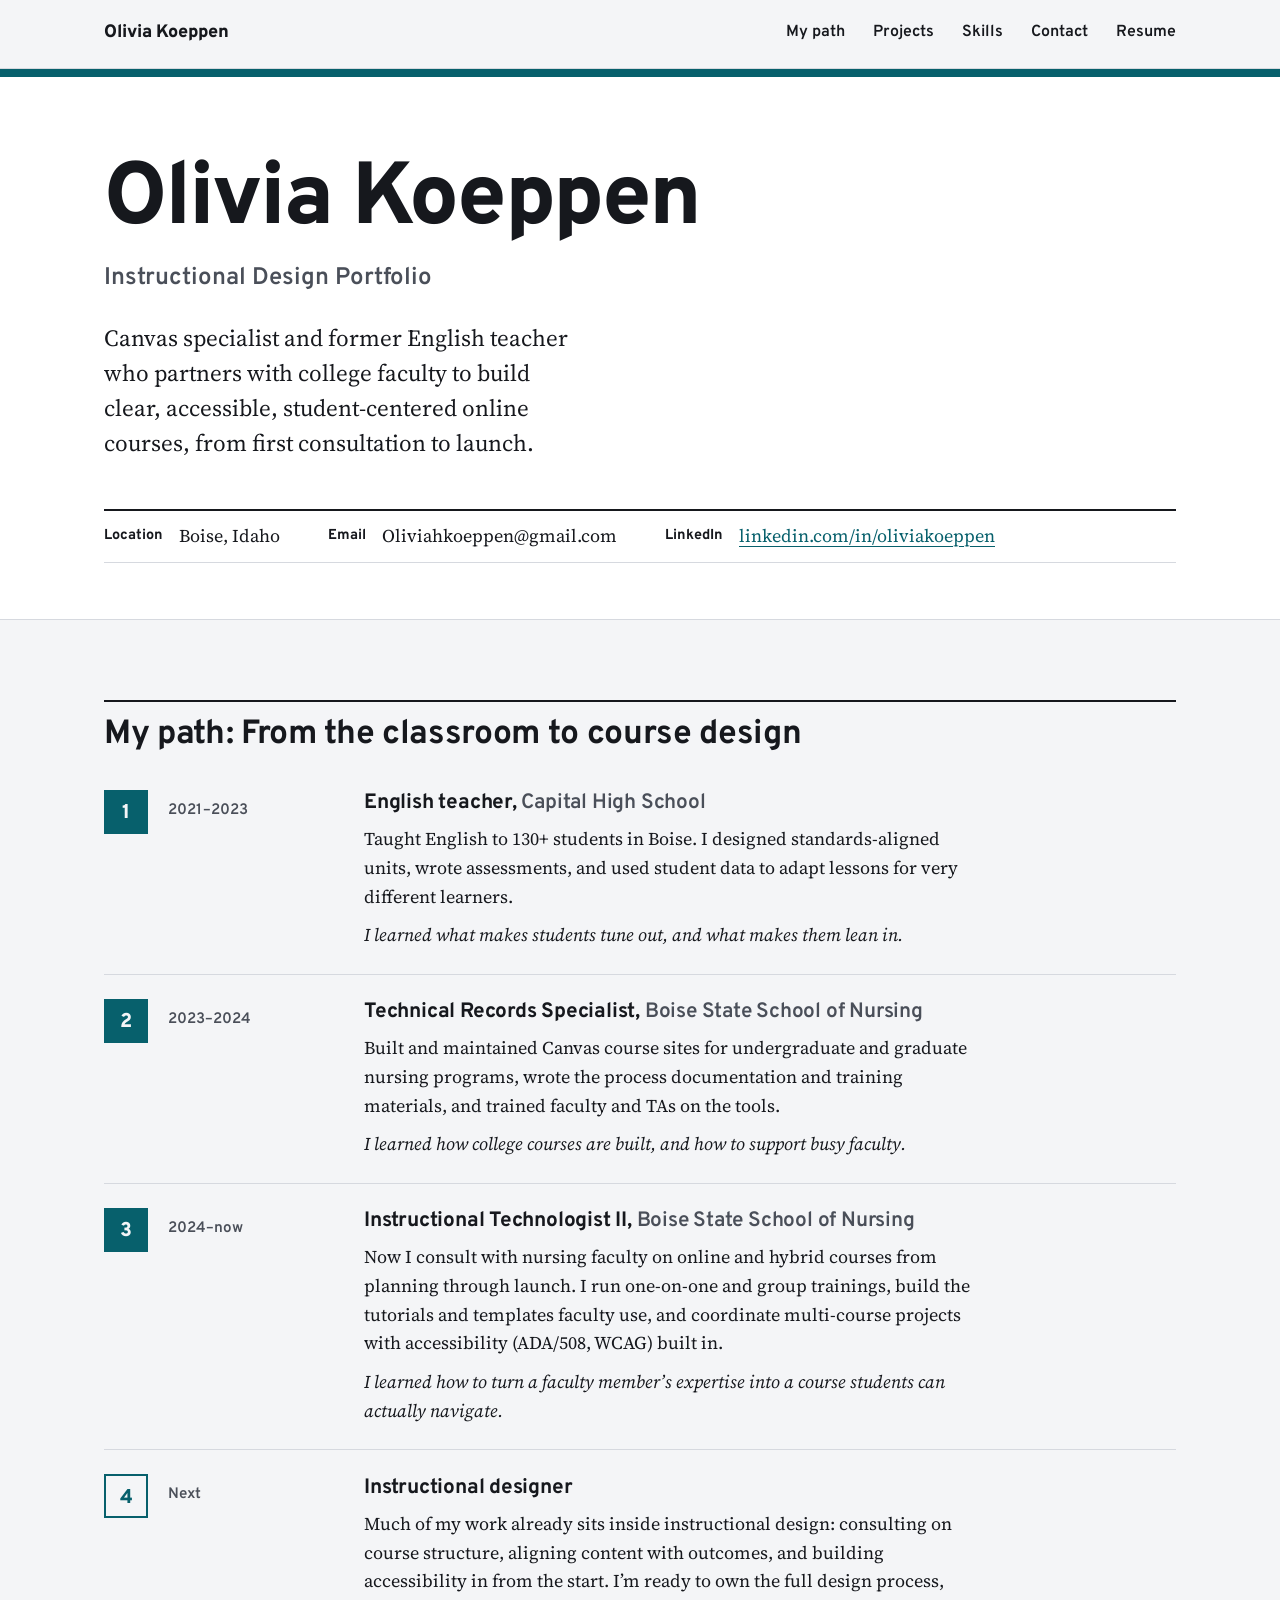
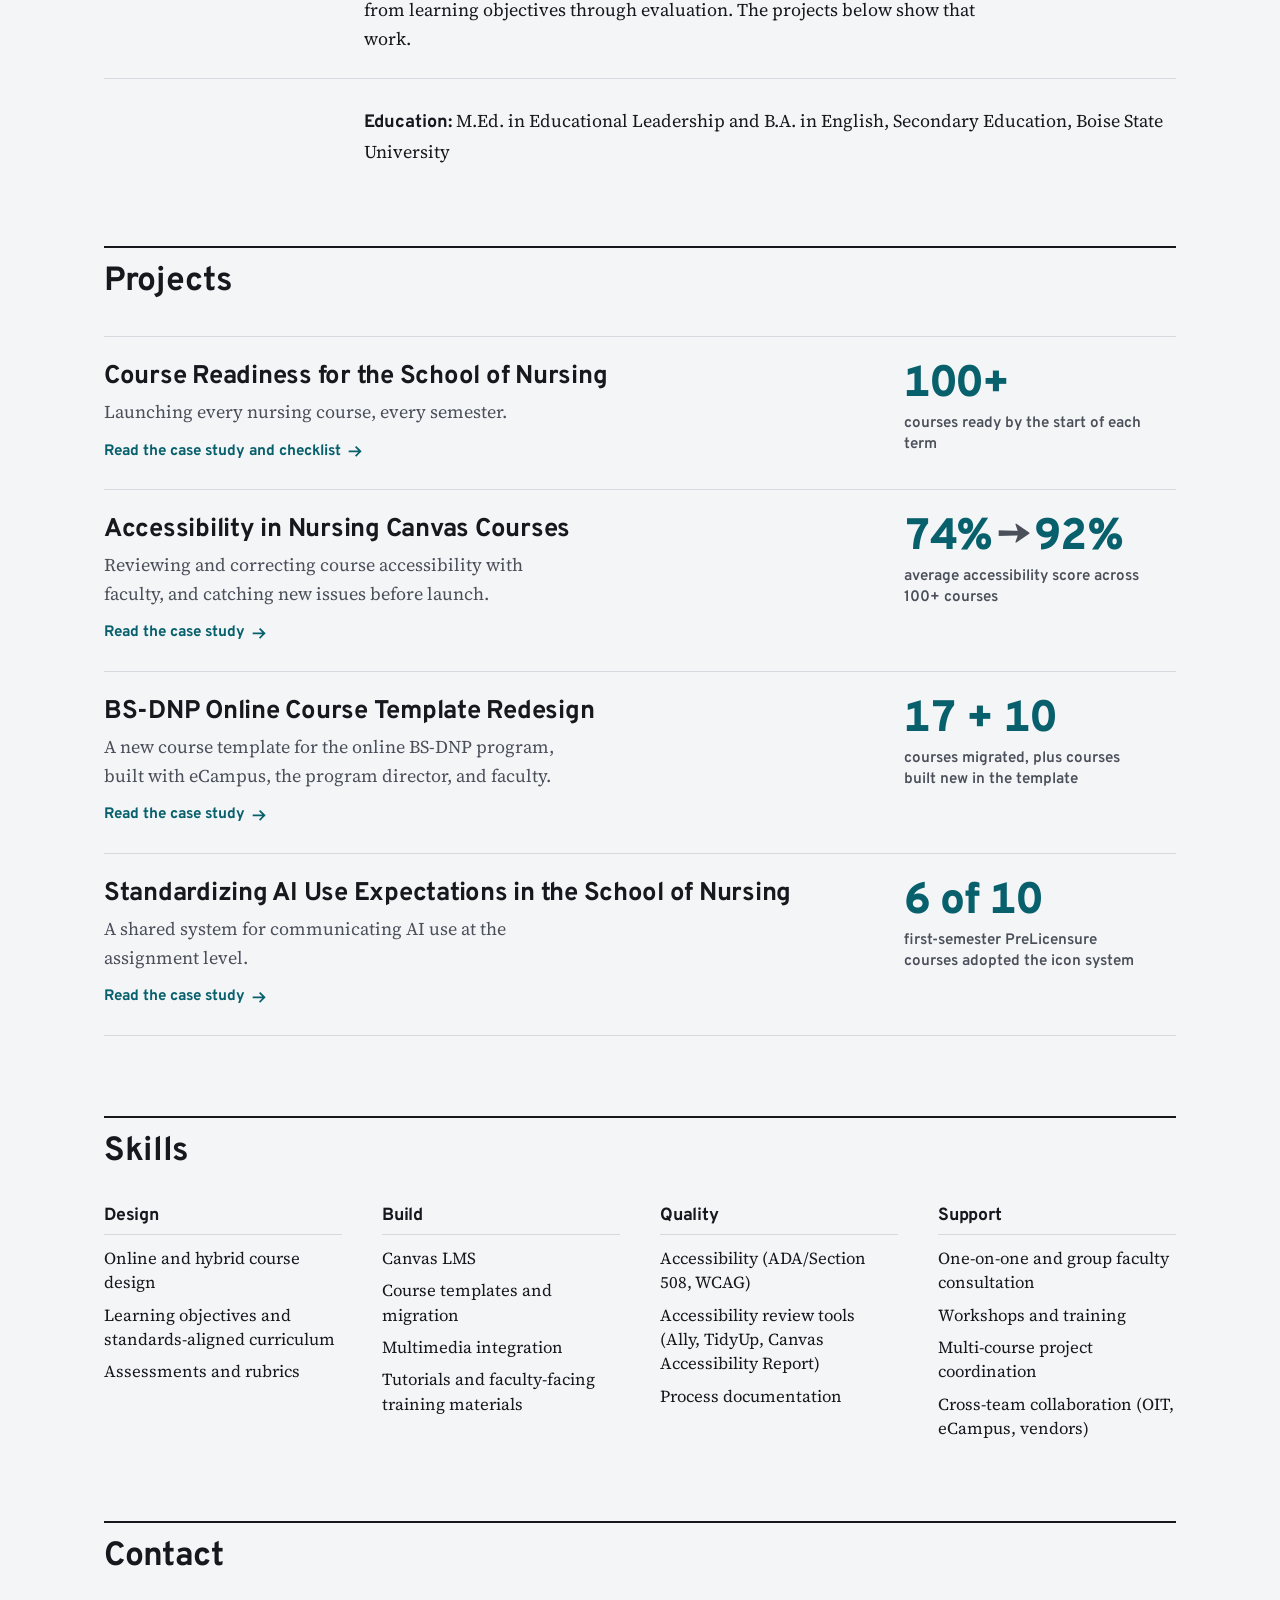
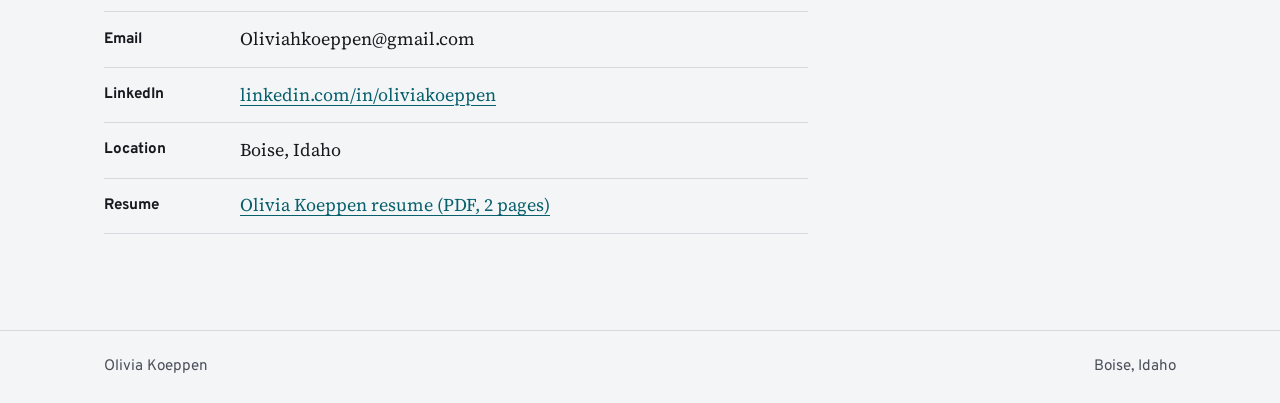
<file: index.html>
<!doctype html>
<html lang="en">
<head>
<meta charset="utf-8">
<meta name="viewport" content="width=device-width, initial-scale=1">
<meta name="robots" content="noindex, nofollow">
<title>Olivia Koeppen · Instructional Design Portfolio</title>
<meta name="description" content="Instructional design portfolio of Olivia Koeppen, Boise, Idaho.">
<link rel="preconnect" href="https://fonts.googleapis.com">
<link rel="preconnect" href="https://fonts.gstatic.com" crossorigin>
<link rel="stylesheet" href="https://fonts.googleapis.com/css2?family=Overpass:wght@400;600;700;800&family=Source+Serif+4:ital,opsz,wght@0,8..60,400;0,8..60,600;1,8..60,400&display=swap">
<link rel="stylesheet" href="styles.css">
</head>
<body>
<a class="skip-link" href="#main">Skip to main content</a>

<header class="topbar">
  <div class="wrap">
    <a class="wordmark" href="index.html">Olivia Koeppen</a>
    <nav class="site-nav" aria-label="Main">
      <ul>
        <li><a href="#path">My path</a></li>
        <li><a href="#projects">Projects</a></li>
        <li><a href="#skills">Skills</a></li>
        <li><a href="#contact">Contact</a></li>
        <li><a href="assets/olivia-koeppen-resume.pdf">Resume</a></li>
      </ul>
    </nav>
  </div>
</header>

<main id="main">
  <section class="sign" aria-labelledby="name">
    <div class="wrap">
      <h1 id="name">Olivia Koeppen</h1>
      <p class="role">Instructional Design Portfolio</p>
      <p class="intro">Canvas specialist and former English teacher who partners with college faculty to build clear, accessible, student-centered online courses, from first consultation to launch.</p>
      <dl class="directory inline">
        <div><dt>Location</dt><dd>Boise, Idaho</dd></div>
        <div><dt>Email</dt><dd>Oliviahkoeppen@gmail.com</dd></div>
        <div><dt>LinkedIn</dt><dd><a href="https://www.linkedin.com/in/oliviakoeppen">linkedin.com/in/oliviakoeppen</a></dd></div>
      </dl>
    </div>
  </section>

  <section class="section" id="path" aria-labelledby="path-title">
    <div class="wrap">
      <div class="section-head">
        <h2 id="path-title">My path: From the classroom to course design</h2>
      </div>
      <ol class="path">
        <li>
          <span class="marker" aria-hidden="true">1</span>
          <span class="path-when">2021–2023</span>
          <div class="path-body">
            <h3>English teacher, <span>Capital High School</span></h3>
            <p>Taught English to 130+ students in Boise. I designed standards-aligned units, wrote assessments, and used student data to adapt lessons for very different learners.</p>
            <p class="learned">I learned what makes students tune out, and what makes them lean in.</p>
          </div>
        </li>
        <li>
          <span class="marker" aria-hidden="true">2</span>
          <span class="path-when">2023–2024</span>
          <div class="path-body">
            <h3>Technical Records Specialist, <span>Boise State School of Nursing</span></h3>
            <p>Built and maintained Canvas course sites for undergraduate and graduate nursing programs, wrote the process documentation and training materials, and trained faculty and TAs on the tools.</p>
            <p class="learned">I learned how college courses are built, and how to support busy faculty.</p>
          </div>
        </li>
        <li>
          <span class="marker" aria-hidden="true">3</span>
          <span class="path-when">2024–now</span>
          <div class="path-body">
            <h3>Instructional Technologist II, <span>Boise State School of Nursing</span></h3>
            <p>Now I consult with nursing faculty on online and hybrid courses from planning through launch. I run one-on-one and group trainings, build the tutorials and templates faculty use, and coordinate multi-course projects with accessibility (ADA/508, WCAG) built in.</p>
            <p class="learned">I learned how to turn a faculty member’s expertise into a course students can actually navigate.</p>
          </div>
        </li>
        <li class="next">
          <span class="marker" aria-hidden="true">4</span>
          <span class="path-when">Next</span>
          <div class="path-body">
            <h3>Instructional designer</h3>
            <p>Much of my work already sits inside instructional design: consulting on course structure, aligning content with outcomes, and building accessibility in from the start. I’m ready to own the full design process, from learning objectives through evaluation. The projects below show that work.</p>
          </div>
        </li>
      </ol>
      <p class="education"><span><strong>Education:</strong> M.Ed. in Educational Leadership and B.A. in English, Secondary Education, Boise State University</span></p>
    </div>
  </section>

  <section class="section" id="projects" aria-labelledby="projects-title">
    <div class="wrap">
      <div class="section-head">
        <h2 id="projects-title">Projects</h2>
      </div>
      <ul class="projects">
        <li class="project-row">
          <div>
            <h3><a href="projects/course-readiness.html">Course Readiness for the School of Nursing</a></h3>
            <p class="summary">Launching every nursing course, every semester.</p>
            <span class="go" aria-hidden="true">Read the case study and checklist <svg viewBox="0 0 20 20" focusable="false"><path d="M3 10h13M11 5l5 5-5 5" fill="none" stroke="currentColor" stroke-width="2" stroke-linecap="square"/></svg></span>
          </div>
          <p class="figure-block"><span class="num">100+</span><span class="label">courses ready by the start of each term</span></p>
        </li>
        <li class="project-row">
          <div>
            <h3><a href="projects/accessibility.html">Accessibility in Nursing Canvas Courses</a></h3>
            <p class="summary">Reviewing and correcting course accessibility with faculty, and catching new issues before launch.</p>
            <span class="go" aria-hidden="true">Read the case study <svg viewBox="0 0 20 20" focusable="false"><path d="M3 10h13M11 5l5 5-5 5" fill="none" stroke="currentColor" stroke-width="2" stroke-linecap="square"/></svg></span>
          </div>
          <p class="figure-block"><span class="num">74%<span class="arrow" aria-hidden="true">→</span><span class="visually-hidden"> to </span>92%</span><span class="label">average accessibility score across 100+ courses</span></p>
        </li>
        <li class="project-row">
          <div>
            <h3><a href="projects/bs-dnp-template.html">BS-DNP Online Course Template Redesign</a></h3>
            <p class="summary">A new course template for the online BS-DNP program, built with eCampus, the program director, and faculty.</p>
            <span class="go" aria-hidden="true">Read the case study <svg viewBox="0 0 20 20" focusable="false"><path d="M3 10h13M11 5l5 5-5 5" fill="none" stroke="currentColor" stroke-width="2" stroke-linecap="square"/></svg></span>
          </div>
          <p class="figure-block"><span class="num">17 + 10</span><span class="label">courses migrated, plus courses built new in the template</span></p>
        </li>
        <li class="project-row">
          <div>
            <h3><a href="projects/ai-use-expectations.html">Standardizing AI Use Expectations in the School of Nursing</a></h3>
            <p class="summary">A shared system for communicating AI use at the assignment level.</p>
            <span class="go" aria-hidden="true">Read the case study <svg viewBox="0 0 20 20" focusable="false"><path d="M3 10h13M11 5l5 5-5 5" fill="none" stroke="currentColor" stroke-width="2" stroke-linecap="square"/></svg></span>
          </div>
          <p class="figure-block"><span class="num">6 of 10</span><span class="label">first-semester PreLicensure courses adopted the icon system</span></p>
        </li>
      </ul>
    </div>
  </section>

  <section class="section" id="skills" aria-labelledby="skills-title">
    <div class="wrap">
      <div class="section-head">
        <h2 id="skills-title">Skills</h2>
      </div>
      <div class="skills">
        <div>
          <h3>Design</h3>
          <ul>
            <li>Online and hybrid course design</li>
            <li>Learning objectives and standards-aligned curriculum</li>
            <li>Assessments and rubrics</li>
          </ul>
        </div>
        <div>
          <h3>Build</h3>
          <ul>
            <li>Canvas LMS</li>
            <li>Course templates and migration</li>
            <li>Multimedia integration</li>
            <li>Tutorials and faculty-facing training materials</li>
          </ul>
        </div>
        <div>
          <h3>Quality</h3>
          <ul>
            <li>Accessibility (ADA/Section 508, WCAG)</li>
            <li>Accessibility review tools (Ally, TidyUp, Canvas Accessibility Report)</li>
            <li>Process documentation</li>
          </ul>
        </div>
        <div>
          <h3>Support</h3>
          <ul>
            <li>One-on-one and group faculty consultation</li>
            <li>Workshops and training</li>
            <li>Multi-course project coordination</li>
            <li>Cross-team collaboration (OIT, eCampus, vendors)</li>
          </ul>
        </div>
      </div>
    </div>
  </section>

  <section class="section" id="contact" aria-labelledby="contact-title">
    <div class="wrap">
      <div class="section-head">
        <h2 id="contact-title">Contact</h2>
      </div>
      <dl class="contact-list">
        <div><dt>Email</dt><dd>Oliviahkoeppen@gmail.com</dd></div>
        <div><dt>LinkedIn</dt><dd><a href="https://www.linkedin.com/in/oliviakoeppen">linkedin.com/in/oliviakoeppen</a></dd></div>
        <div><dt>Location</dt><dd>Boise, Idaho</dd></div>
        <div><dt>Resume</dt><dd><a href="assets/olivia-koeppen-resume.pdf">Olivia Koeppen resume (PDF, 2 pages)</a></dd></div>
      </dl>
    </div>
  </section>
</main>

<footer class="site-footer">
  <div class="wrap">
    <span>Olivia Koeppen</span>
    <span>Boise, Idaho</span>
  </div>
</footer>
</body>
</html>
</file>
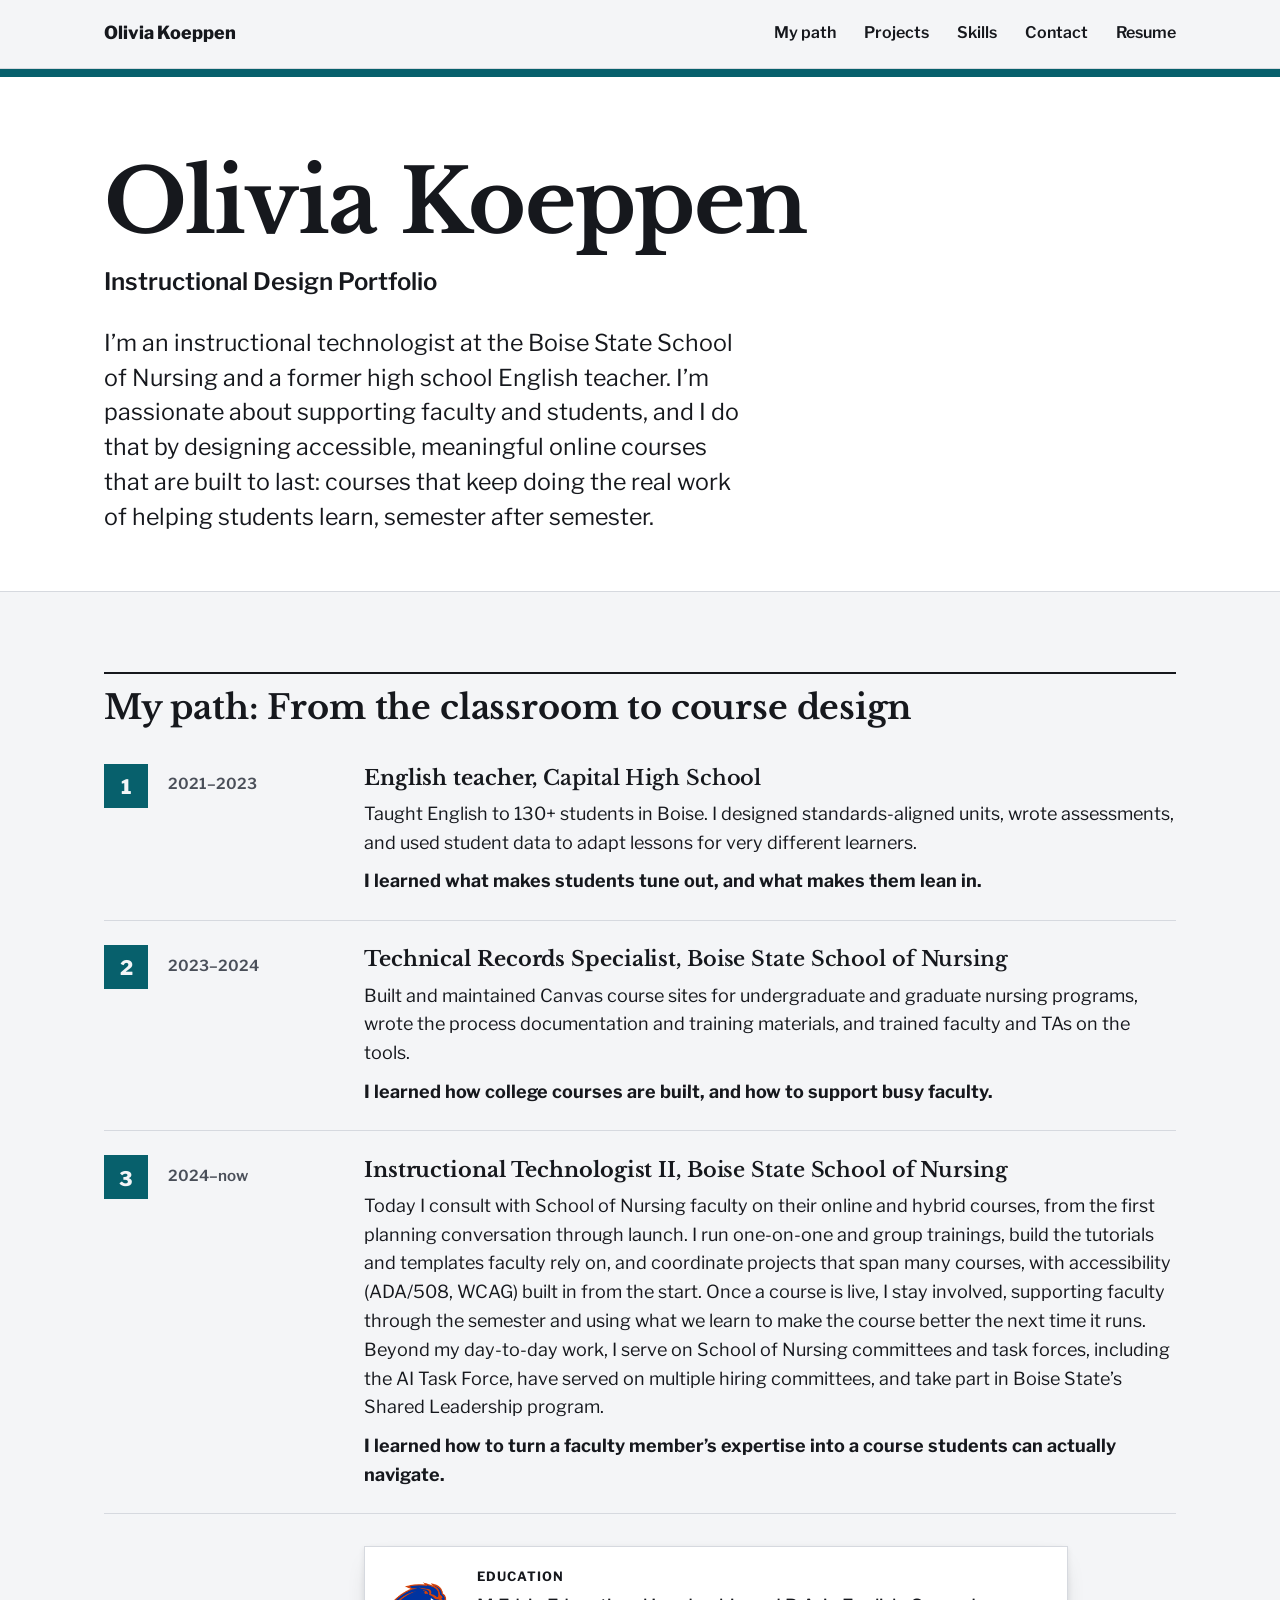
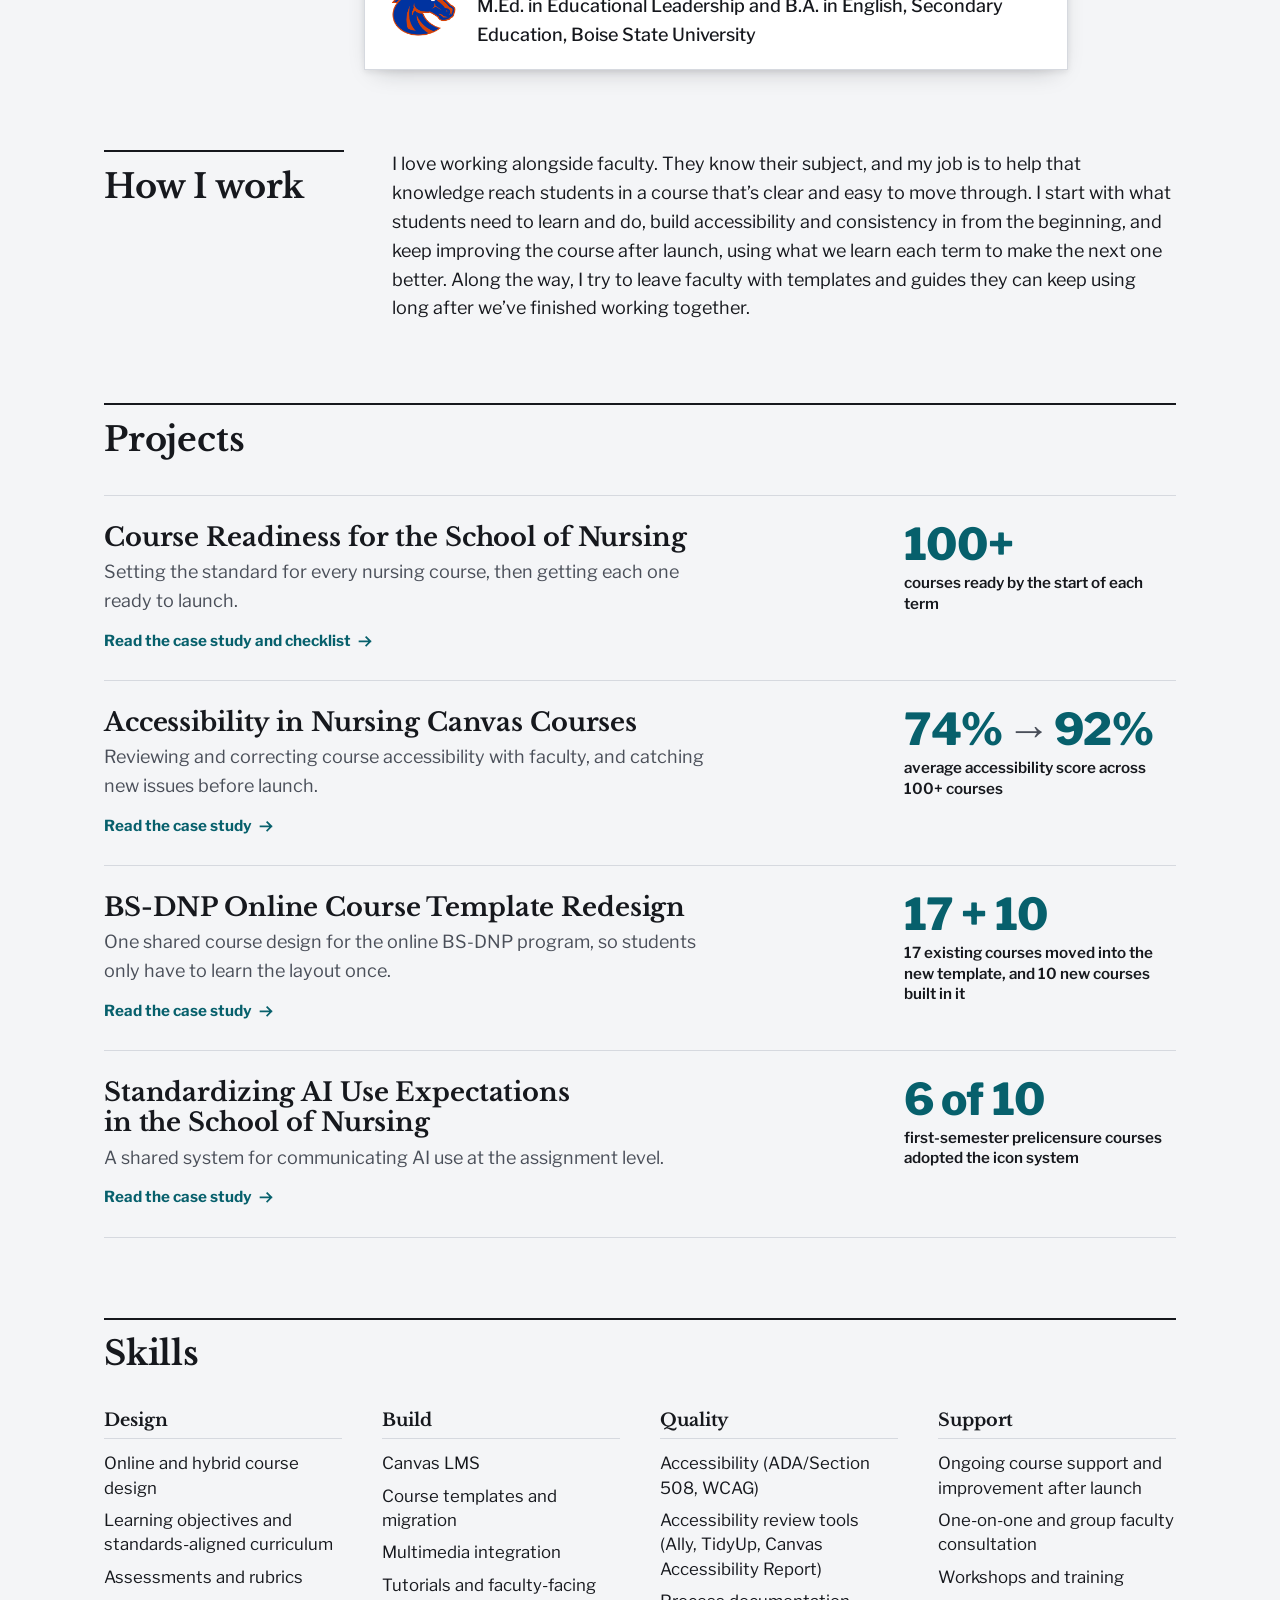
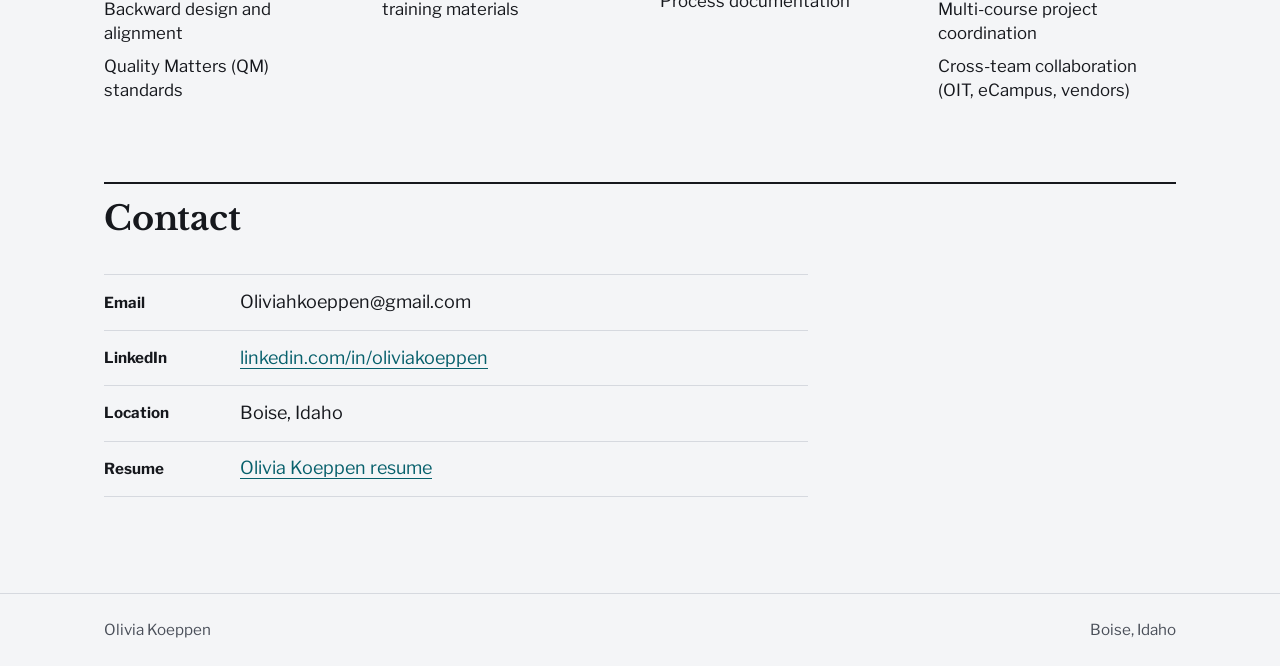
<file: docs/index.html>
<!doctype html>
<html lang="en">
<head>
<meta charset="utf-8">
<meta name="viewport" content="width=device-width, initial-scale=1">
<meta name="robots" content="noindex, nofollow">
<title>Olivia Koeppen · Instructional Design Portfolio</title>
<link rel="icon" href="favicon.svg" type="image/svg+xml">
<link rel="icon" href="favicon-32.png" sizes="32x32" type="image/png">
<link rel="apple-touch-icon" href="apple-touch-icon.png">
<meta property="og:type" content="website">
<meta property="og:site_name" content="Olivia Koeppen">
<meta property="og:title" content="Olivia Koeppen · Instructional Design Portfolio">
<meta property="og:description" content="Olivia Koeppen, instructional technologist and former English teacher, designs accessible, meaningful online courses with college faculty.">
<meta property="og:url" content="https://oliviakoeppen.com/">
<meta property="og:image" content="https://oliviakoeppen.com/assets/og-image.png">
<meta property="og:image:width" content="1200">
<meta property="og:image:height" content="630">
<meta property="og:image:alt" content="Olivia Koeppen, Instructional Design Portfolio">
<meta name="twitter:card" content="summary_large_image">
<meta name="description" content="Olivia Koeppen, instructional technologist and former English teacher, designs accessible, meaningful online courses with college faculty.">
<link rel="preconnect" href="https://fonts.googleapis.com">
<link rel="preconnect" href="https://fonts.gstatic.com" crossorigin>
<link rel="stylesheet" href="https://fonts.googleapis.com/css2?family=Libre+Baskerville:wght@400;700&family=Libre+Franklin:wght@400;500;600;700;800&display=swap">
<link rel="stylesheet" href="styles.css">
</head>
<body>
<a class="skip-link" href="#main">Skip to main content</a>

<header class="topbar">
  <div class="wrap">
    <a class="wordmark" href="index.html">Olivia Koeppen</a>
    <nav class="site-nav" aria-label="Main">
      <ul>
        <li><a href="#path">My path</a></li>
        <li><a href="#projects">Projects</a></li>
        <li><a href="#skills">Skills</a></li>
        <li><a href="#contact">Contact</a></li>
        <li><a href="resume.html">Resume</a></li>
      </ul>
    </nav>
  </div>
</header>

<main id="main">
  <section class="sign" aria-labelledby="name">
    <div class="wrap">
      <h1 id="name">Olivia Koeppen</h1>
      <p class="role">Instructional Design Portfolio</p>
      <p class="intro">I’m an instructional technologist at the Boise State School of Nursing and a former high school English teacher. I’m passionate about supporting faculty and students, and I do that by designing accessible, meaningful online courses that are built to last: courses that keep doing the real work of helping students learn, semester after semester.</p>
    </div>
  </section>

  <section class="section" id="path" aria-labelledby="path-title">
    <div class="wrap">
      <div class="section-head">
        <h2 id="path-title">My path: From the classroom to course design</h2>
      </div>
      <ol class="path">
        <li>
          <span class="marker" aria-hidden="true">1</span>
          <span class="path-when">2021–2023</span>
          <div class="path-body">
            <h3>English teacher, <span>Capital High School</span></h3>
            <p>Taught English to 130+ students in Boise. I designed standards-aligned units, wrote assessments, and used student data to adapt lessons for very different learners.</p>
            <p class="learned">I learned what makes students tune out, and what makes them lean in.</p>
          </div>
        </li>
        <li>
          <span class="marker" aria-hidden="true">2</span>
          <span class="path-when">2023–2024</span>
          <div class="path-body">
            <h3>Technical Records Specialist, <span>Boise State School of Nursing</span></h3>
            <p>Built and maintained Canvas course sites for undergraduate and graduate nursing programs, wrote the process documentation and training materials, and trained faculty and TAs on the tools.</p>
            <p class="learned">I learned how college courses are built, and how to support busy faculty.</p>
          </div>
        </li>
        <li>
          <span class="marker" aria-hidden="true">3</span>
          <span class="path-when">2024–now</span>
          <div class="path-body">
            <h3>Instructional Technologist II, <span>Boise State School of Nursing</span></h3>
            <p>Today I consult with School of Nursing faculty on their online and hybrid courses, from the first planning conversation through launch. I run one-on-one and group trainings, build the tutorials and templates faculty rely on, and coordinate projects that span many courses, with accessibility (ADA/508, WCAG) built in from the start. Once a course is live, I stay involved, supporting faculty through the semester and using what we learn to make the course better the next time it runs. Beyond my day-to-day work, I serve on School of Nursing committees and task forces, including the AI Task Force, have served on multiple hiring committees, and take part in Boise State’s Shared Leadership program.</p>
            <p class="learned">I learned how to turn a faculty member’s expertise into a course students can actually navigate.</p>
          </div>
        </li>
      </ol>
      <div class="edu-card">
        <img class="edu-logo" src="assets/boise-state-logo.png" width="245" height="203" alt="Boise State University logo">
        <div class="edu-text">
          <p class="edu-label">Education</p>
          <p>M.Ed. in Educational Leadership and B.A. in English, Secondary Education, Boise State University</p>
        </div>
      </div>
    </div>
  </section>

  <section class="section" id="how" aria-labelledby="how-title">
    <div class="wrap split">
      <div class="section-head">
        <h2 id="how-title">How I work</h2>
      </div>
      <div class="prose">
        <p>I love working alongside faculty. They know their subject, and my job is to help that knowledge reach students in a course that’s clear and easy to move through. I start with what students need to learn and do, build accessibility and consistency in from the beginning, and keep improving the course after launch, using what we learn each term to make the next one better. Along the way, I try to leave faculty with templates and guides they can keep using long after we’ve finished working together.</p>
      </div>
    </div>
  </section>

  <section class="section" id="projects" aria-labelledby="projects-title">
    <div class="wrap">
      <div class="section-head">
        <h2 id="projects-title">Projects</h2>
      </div>
      <ul class="projects">
        <li class="project-row">
          <div>
            <h3><a href="projects/course-readiness.html">Course Readiness for the School of Nursing</a></h3>
            <p class="summary">Setting the standard for every nursing course, then getting each one ready to launch.</p>
            <span class="go" aria-hidden="true">Read the case study and checklist <svg viewBox="0 0 20 20" focusable="false"><path d="M3 10h13M11 5l5 5-5 5" fill="none" stroke="currentColor" stroke-width="2" stroke-linecap="square"/></svg></span>
          </div>
          <p class="figure-block"><span class="num">100+</span><span class="label">courses ready by the start of each term</span></p>
        </li>
        <li class="project-row">
          <div>
            <h3><a href="projects/accessibility.html">Accessibility in Nursing Canvas Courses</a></h3>
            <p class="summary">Reviewing and correcting course accessibility with faculty, and catching new issues before launch.</p>
            <span class="go" aria-hidden="true">Read the case study <svg viewBox="0 0 20 20" focusable="false"><path d="M3 10h13M11 5l5 5-5 5" fill="none" stroke="currentColor" stroke-width="2" stroke-linecap="square"/></svg></span>
          </div>
          <p class="figure-block"><span class="num">74%<span class="arrow" aria-hidden="true">→</span><span class="visually-hidden"> to </span>92%</span><span class="label">average accessibility score across 100+ courses</span></p>
        </li>
        <li class="project-row">
          <div>
            <h3><a href="projects/bs-dnp-template.html">BS-DNP Online Course Template Redesign</a></h3>
            <p class="summary">One shared course design for the online BS-DNP program, so students only have to learn the layout once.</p>
            <span class="go" aria-hidden="true">Read the case study <svg viewBox="0 0 20 20" focusable="false"><path d="M3 10h13M11 5l5 5-5 5" fill="none" stroke="currentColor" stroke-width="2" stroke-linecap="square"/></svg></span>
          </div>
          <p class="figure-block"><span class="num">17 + 10</span><span class="label">17 existing courses moved into the new template, and 10 new courses built in it</span></p>
        </li>
        <li class="project-row">
          <div>
            <h3><a href="projects/ai-use-expectations.html">Standardizing AI Use Expectations in the School of Nursing</a></h3>
            <p class="summary">A shared system for communicating AI use at the assignment level.</p>
            <span class="go" aria-hidden="true">Read the case study <svg viewBox="0 0 20 20" focusable="false"><path d="M3 10h13M11 5l5 5-5 5" fill="none" stroke="currentColor" stroke-width="2" stroke-linecap="square"/></svg></span>
          </div>
          <p class="figure-block"><span class="num">6 of 10</span><span class="label">first-semester prelicensure courses adopted the icon system</span></p>
        </li>
      </ul>
    </div>
  </section>

  <section class="section" id="skills" aria-labelledby="skills-title">
    <div class="wrap">
      <div class="section-head">
        <h2 id="skills-title">Skills</h2>
      </div>
      <div class="skills">
        <div>
          <h3>Design</h3>
          <ul>
            <li>Online and hybrid course design</li>
            <li>Learning objectives and standards-aligned curriculum</li>
            <li>Assessments and rubrics</li>
            <li>Backward design and alignment</li>
            <li>Quality Matters (QM) standards</li>
          </ul>
        </div>
        <div>
          <h3>Build</h3>
          <ul>
            <li>Canvas LMS</li>
            <li>Course templates and migration</li>
            <li>Multimedia integration</li>
            <li>Tutorials and faculty-facing training materials</li>
          </ul>
        </div>
        <div>
          <h3>Quality</h3>
          <ul>
            <li>Accessibility (ADA/Section 508, WCAG)</li>
            <li>Accessibility review tools (Ally, TidyUp, Canvas Accessibility Report)</li>
            <li>Process documentation</li>
          </ul>
        </div>
        <div>
          <h3>Support</h3>
          <ul>
            <li>Ongoing course support and improvement after launch</li>
            <li>One-on-one and group faculty consultation</li>
            <li>Workshops and training</li>
            <li>Multi-course project coordination</li>
            <li>Cross-team collaboration (OIT, eCampus, vendors)</li>
          </ul>
        </div>
      </div>
    </div>
  </section>

  <section class="section" id="contact" aria-labelledby="contact-title">
    <div class="wrap">
      <div class="section-head">
        <h2 id="contact-title">Contact</h2>
      </div>
      <dl class="contact-list">
        <div><dt>Email</dt><dd>Oliviahkoeppen@gmail.com</dd></div>
        <div><dt>LinkedIn</dt><dd><a href="https://www.linkedin.com/in/oliviakoeppen">linkedin.com/in/oliviakoeppen</a></dd></div>
        <div><dt>Location</dt><dd>Boise, Idaho</dd></div>
        <div><dt>Resume</dt><dd><a href="resume.html">Olivia Koeppen resume</a></dd></div>
      </dl>
    </div>
  </section>
</main>

<footer class="site-footer">
  <div class="wrap">
    <span>Olivia Koeppen</span>
    <span>Boise, Idaho</span>
  </div>
</footer>
</body>
</html>
</file>
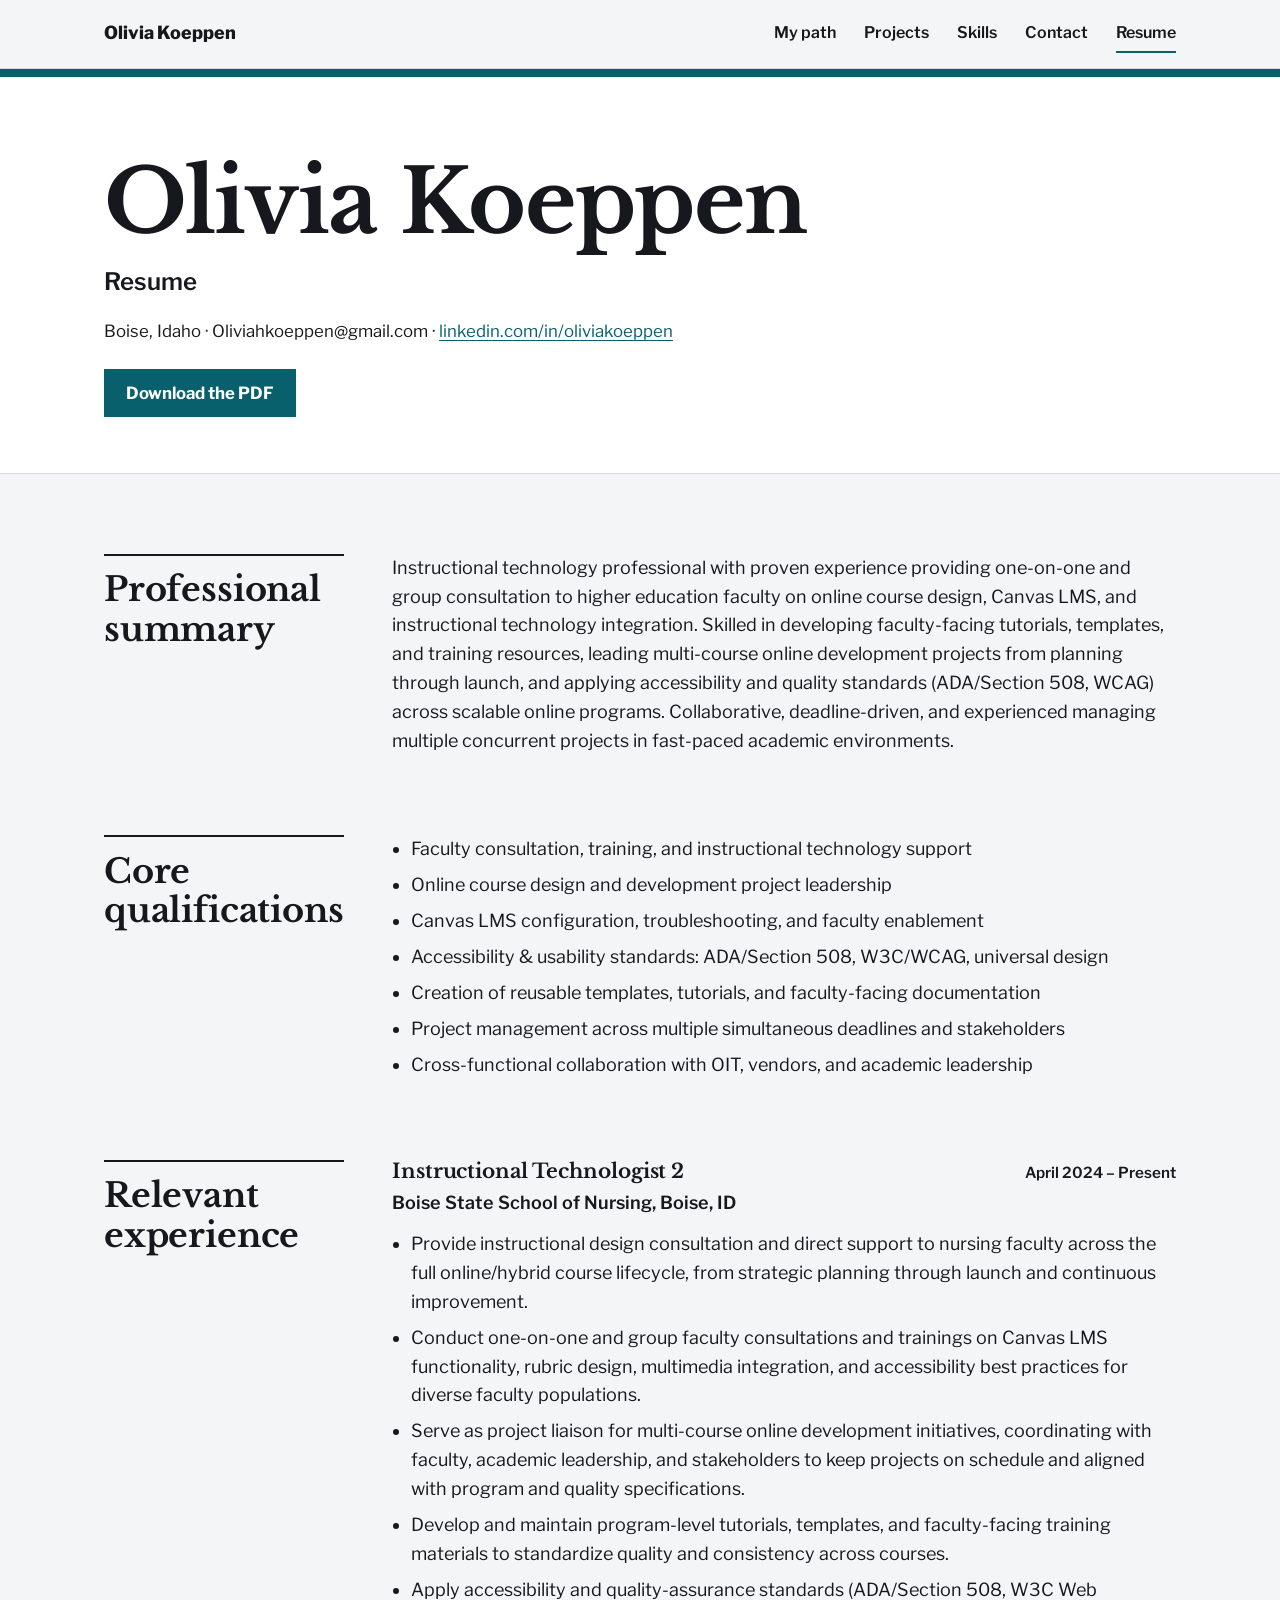
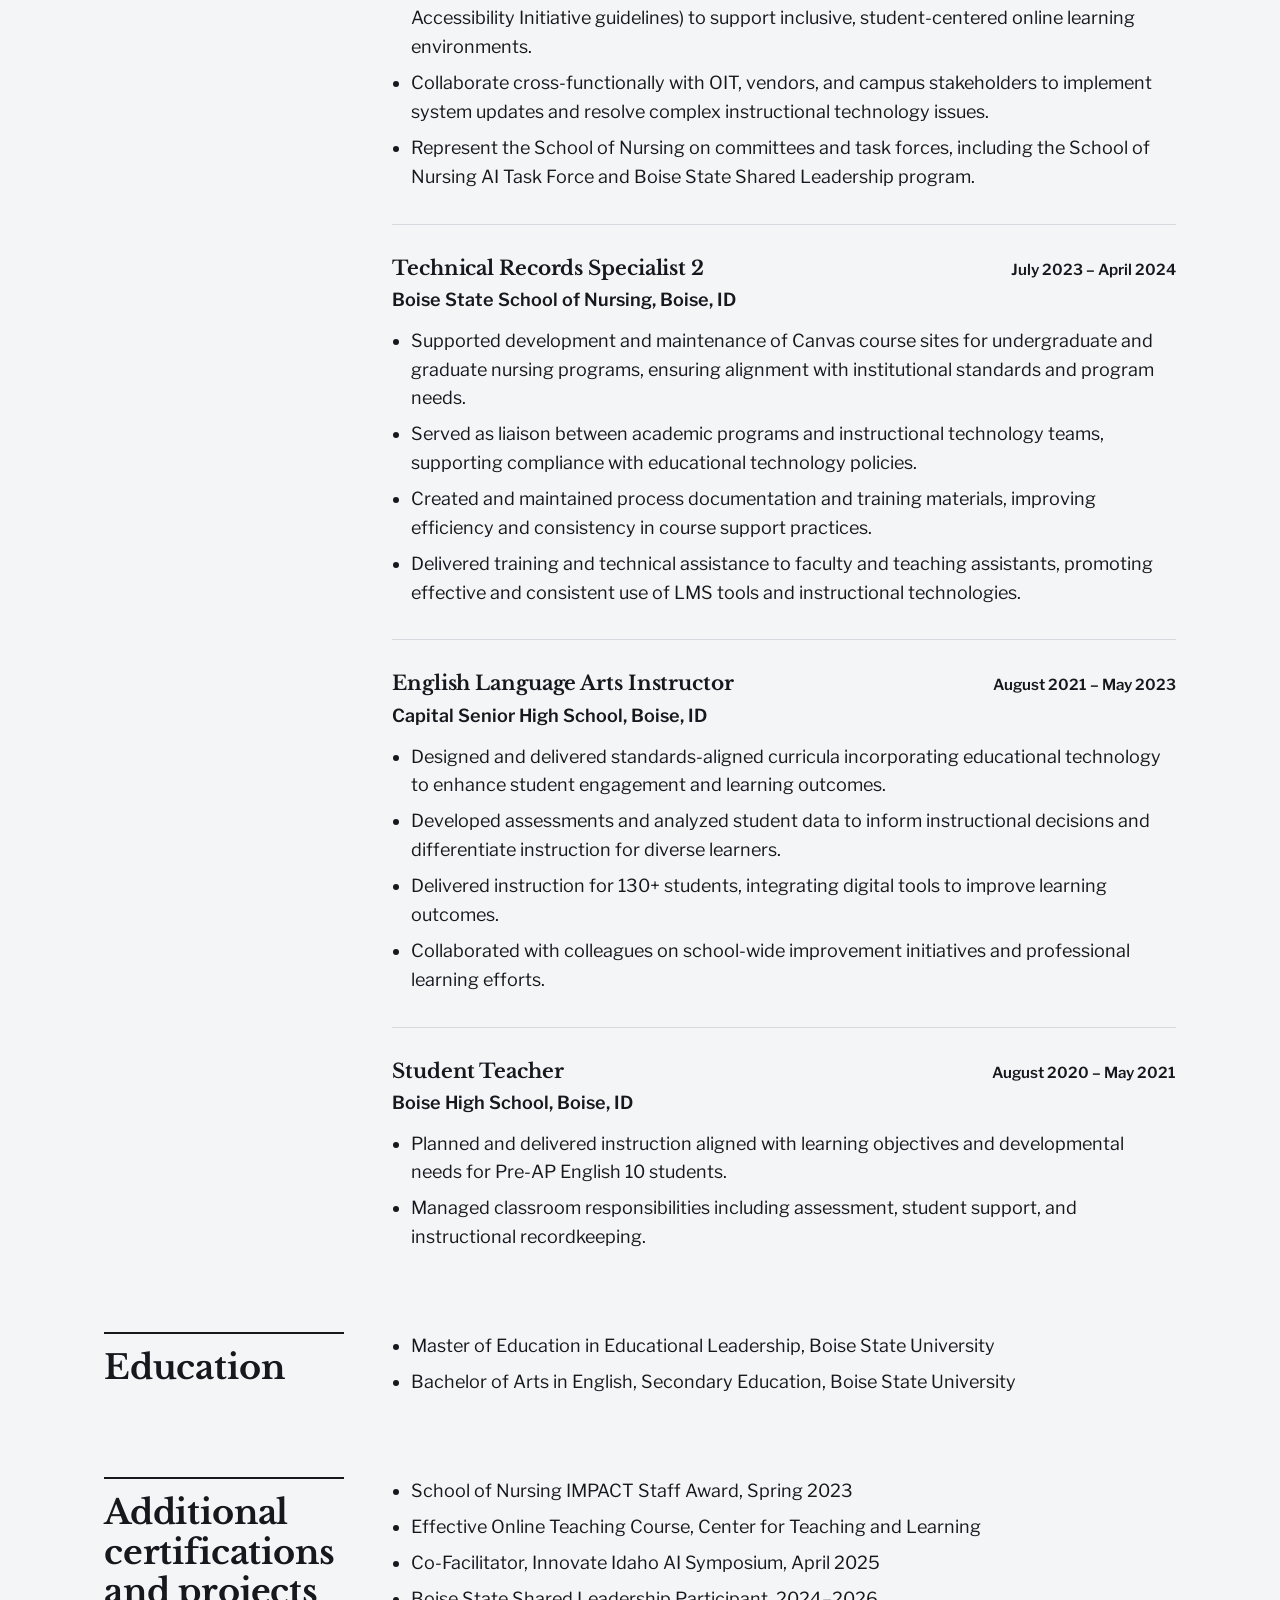
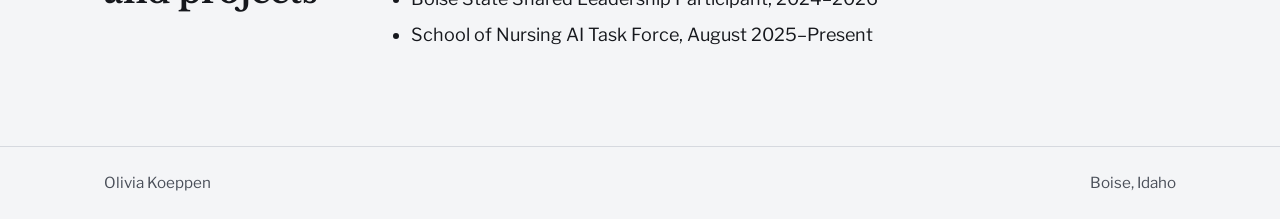
<file: docs/resume.html>
<!doctype html>
<html lang="en">
<head>
<meta charset="utf-8">
<meta name="viewport" content="width=device-width, initial-scale=1">
<meta name="robots" content="noindex, nofollow">
<title>Resume · Olivia Koeppen</title>
<link rel="icon" href="favicon.svg" type="image/svg+xml">
<link rel="icon" href="favicon-32.png" sizes="32x32" type="image/png">
<link rel="apple-touch-icon" href="apple-touch-icon.png">
<meta property="og:type" content="website">
<meta property="og:site_name" content="Olivia Koeppen">
<meta property="og:title" content="Olivia Koeppen · Instructional Design Portfolio">
<meta property="og:description" content="Olivia Koeppen, instructional technologist and former English teacher, designs accessible, meaningful online courses with college faculty.">
<meta property="og:url" content="https://oliviakoeppen.com/resume.html">
<meta property="og:image" content="https://oliviakoeppen.com/assets/og-image.png">
<meta property="og:image:width" content="1200">
<meta property="og:image:height" content="630">
<meta property="og:image:alt" content="Olivia Koeppen, Instructional Design Portfolio">
<meta name="twitter:card" content="summary_large_image">
<meta name="description" content="Olivia Koeppen, instructional technologist and former English teacher, designs accessible, meaningful online courses with college faculty.">
<link rel="preconnect" href="https://fonts.googleapis.com">
<link rel="preconnect" href="https://fonts.gstatic.com" crossorigin>
<link rel="stylesheet" href="https://fonts.googleapis.com/css2?family=Libre+Baskerville:wght@400;700&family=Libre+Franklin:wght@400;500;600;700;800&display=swap">
<link rel="stylesheet" href="styles.css">
</head>
<body>
<a class="skip-link" href="#main">Skip to main content</a>

<header class="topbar">
  <div class="wrap">
    <a class="wordmark" href="index.html">Olivia Koeppen</a>
    <nav class="site-nav" aria-label="Main">
      <ul>
        <li><a href="index.html#path">My path</a></li>
        <li><a href="index.html#projects">Projects</a></li>
        <li><a href="index.html#skills">Skills</a></li>
        <li><a href="index.html#contact">Contact</a></li>
        <li><a href="resume.html" aria-current="page">Resume</a></li>
      </ul>
    </nav>
  </div>
</header>

<main id="main">
  <section class="sign" aria-labelledby="resume-title">
    <div class="wrap">
      <h1 id="resume-title">Olivia Koeppen</h1>
      <p class="role">Resume</p>
      <p class="resume-contact">Boise, Idaho · Oliviahkoeppen@gmail.com · <a href="https://www.linkedin.com/in/oliviakoeppen">linkedin.com/in/oliviakoeppen</a></p>
      <p class="resume-actions"><a class="btn" href="assets/olivia-koeppen-resume.pdf">Download the PDF</a></p>
    </div>
  </section>

  <section class="section" id="summary" aria-labelledby="summary-title">
    <div class="wrap split">
      <div class="section-head">
        <h2 id="summary-title">Professional summary</h2>
      </div>
      <div class="prose">
        <p>Instructional technology professional with proven experience providing one-on-one and group consultation to higher education faculty on online course design, Canvas LMS, and instructional technology integration. Skilled in developing faculty-facing tutorials, templates, and training resources, leading multi-course online development projects from planning through launch, and applying accessibility and quality standards (ADA/Section 508, WCAG) across scalable online programs. Collaborative, deadline-driven, and experienced managing multiple concurrent projects in fast-paced academic environments.</p>
      </div>
    </div>
  </section>
  <section class="section" id="qualifications" aria-labelledby="qualifications-title">
    <div class="wrap split">
      <div class="section-head">
        <h2 id="qualifications-title">Core qualifications</h2>
      </div>
      <div class="prose">
          <ul class="resume-list">
            <li>Faculty consultation, training, and instructional technology support</li>
            <li>Online course design and development project leadership</li>
            <li>Canvas LMS configuration, troubleshooting, and faculty enablement</li>
            <li>Accessibility &amp; usability standards: ADA/Section 508, W3C/WCAG, universal design</li>
            <li>Creation of reusable templates, tutorials, and faculty-facing documentation</li>
            <li>Project management across multiple simultaneous deadlines and stakeholders</li>
            <li>Cross-functional collaboration with OIT, vendors, and academic leadership</li>
          </ul>
      </div>
    </div>
  </section>
  <section class="section" id="experience" aria-labelledby="experience-title">
    <div class="wrap split">
      <div class="section-head">
        <h2 id="experience-title">Relevant experience</h2>
      </div>
      <div class="prose">
          <article class="resume-role">
            <div class="resume-role-head">
              <h3>Instructional Technologist 2</h3>
              <p class="resume-dates">April 2024 – Present</p>
            </div>
            <p class="resume-org">Boise State School of Nursing, Boise, ID</p>
            <ul class="resume-list">
            <li>Provide instructional design consultation and direct support to nursing faculty across the full online/hybrid course lifecycle, from strategic planning through launch and continuous improvement.</li>
            <li>Conduct one-on-one and group faculty consultations and trainings on Canvas LMS functionality, rubric design, multimedia integration, and accessibility best practices for diverse faculty populations.</li>
            <li>Serve as project liaison for multi-course online development initiatives, coordinating with faculty, academic leadership, and stakeholders to keep projects on schedule and aligned with program and quality specifications.</li>
            <li>Develop and maintain program-level tutorials, templates, and faculty-facing training materials to standardize quality and consistency across courses.</li>
            <li>Apply accessibility and quality-assurance standards (ADA/Section 508, W3C Web Accessibility Initiative guidelines) to support inclusive, student-centered online learning environments.</li>
            <li>Collaborate cross-functionally with OIT, vendors, and campus stakeholders to implement system updates and resolve complex instructional technology issues.</li>
            <li>Represent the School of Nursing on committees and task forces, including the School of Nursing AI Task Force and Boise State Shared Leadership program.</li>
          </ul>
          </article>
          <article class="resume-role">
            <div class="resume-role-head">
              <h3>Technical Records Specialist 2</h3>
              <p class="resume-dates">July 2023 – April 2024</p>
            </div>
            <p class="resume-org">Boise State School of Nursing, Boise, ID</p>
            <ul class="resume-list">
            <li>Supported development and maintenance of Canvas course sites for undergraduate and graduate nursing programs, ensuring alignment with institutional standards and program needs.</li>
            <li>Served as liaison between academic programs and instructional technology teams, supporting compliance with educational technology policies.</li>
            <li>Created and maintained process documentation and training materials, improving efficiency and consistency in course support practices.</li>
            <li>Delivered training and technical assistance to faculty and teaching assistants, promoting effective and consistent use of LMS tools and instructional technologies.</li>
          </ul>
          </article>
          <article class="resume-role">
            <div class="resume-role-head">
              <h3>English Language Arts Instructor</h3>
              <p class="resume-dates">August 2021 – May 2023</p>
            </div>
            <p class="resume-org">Capital Senior High School, Boise, ID</p>
            <ul class="resume-list">
            <li>Designed and delivered standards-aligned curricula incorporating educational technology to enhance student engagement and learning outcomes.</li>
            <li>Developed assessments and analyzed student data to inform instructional decisions and differentiate instruction for diverse learners.</li>
            <li>Delivered instruction for 130+ students, integrating digital tools to improve learning outcomes.</li>
            <li>Collaborated with colleagues on school-wide improvement initiatives and professional learning efforts.</li>
          </ul>
          </article>
          <article class="resume-role">
            <div class="resume-role-head">
              <h3>Student Teacher</h3>
              <p class="resume-dates">August 2020 – May 2021</p>
            </div>
            <p class="resume-org">Boise High School, Boise, ID</p>
            <ul class="resume-list">
            <li>Planned and delivered instruction aligned with learning objectives and developmental needs for Pre-AP English 10 students.</li>
            <li>Managed classroom responsibilities including assessment, student support, and instructional recordkeeping.</li>
          </ul>
          </article>
      </div>
    </div>
  </section>
  <section class="section" id="education" aria-labelledby="education-title">
    <div class="wrap split">
      <div class="section-head">
        <h2 id="education-title">Education</h2>
      </div>
      <div class="prose">
          <ul class="resume-list">
            <li>Master of Education in Educational Leadership, Boise State University</li>
            <li>Bachelor of Arts in English, Secondary Education, Boise State University</li>
          </ul>
      </div>
    </div>
  </section>
  <section class="section" id="certifications" aria-labelledby="certifications-title">
    <div class="wrap split">
      <div class="section-head">
        <h2 id="certifications-title">Additional certifications and projects</h2>
      </div>
      <div class="prose">
          <ul class="resume-list">
            <li>School of Nursing IMPACT Staff Award, Spring 2023</li>
            <li>Effective Online Teaching Course, Center for Teaching and Learning</li>
            <li>Co-Facilitator, Innovate Idaho AI Symposium, April 2025</li>
            <li>Boise State Shared Leadership Participant, 2024–2026</li>
            <li>School of Nursing AI Task Force, August 2025–Present</li>
          </ul>
      </div>
    </div>
  </section>
</main>

<footer class="site-footer">
  <div class="wrap">
    <span>Olivia Koeppen</span>
    <span>Boise, Idaho</span>
  </div>
</footer>
</body>
</html>
</file>
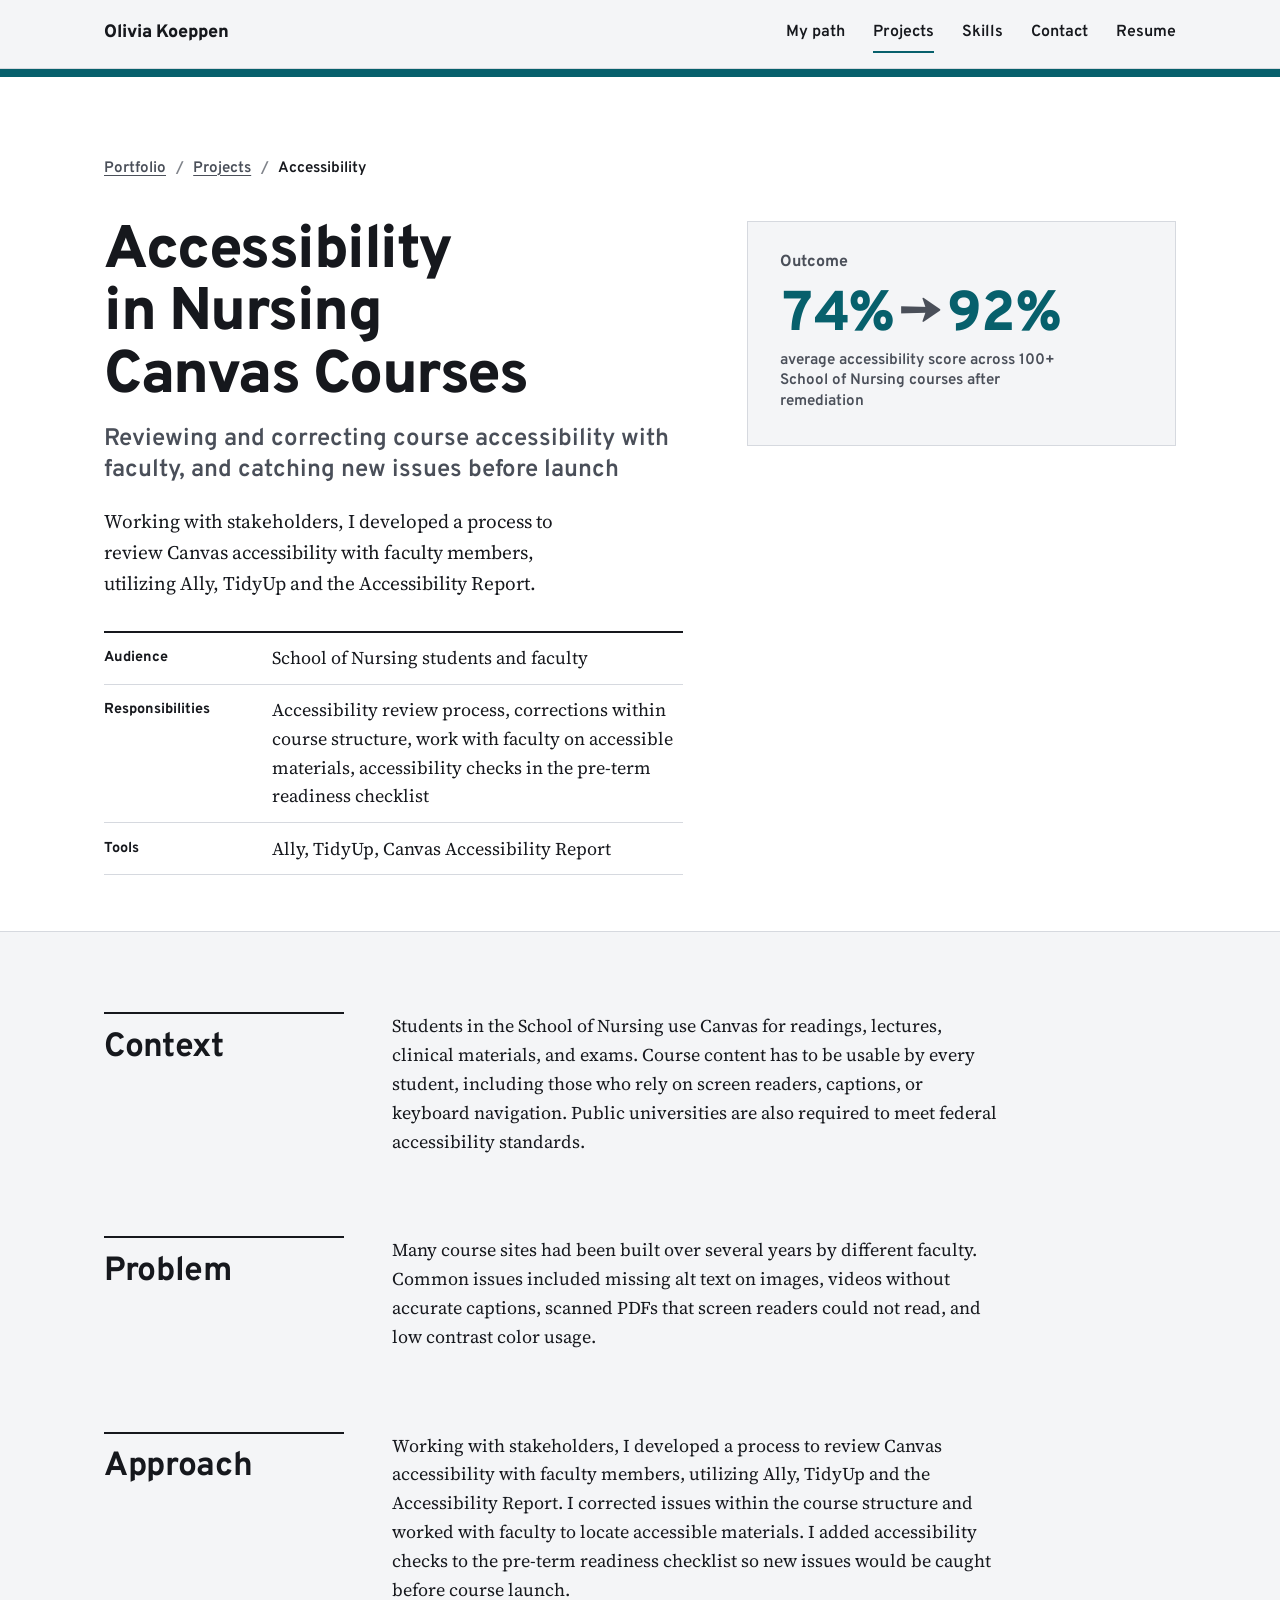
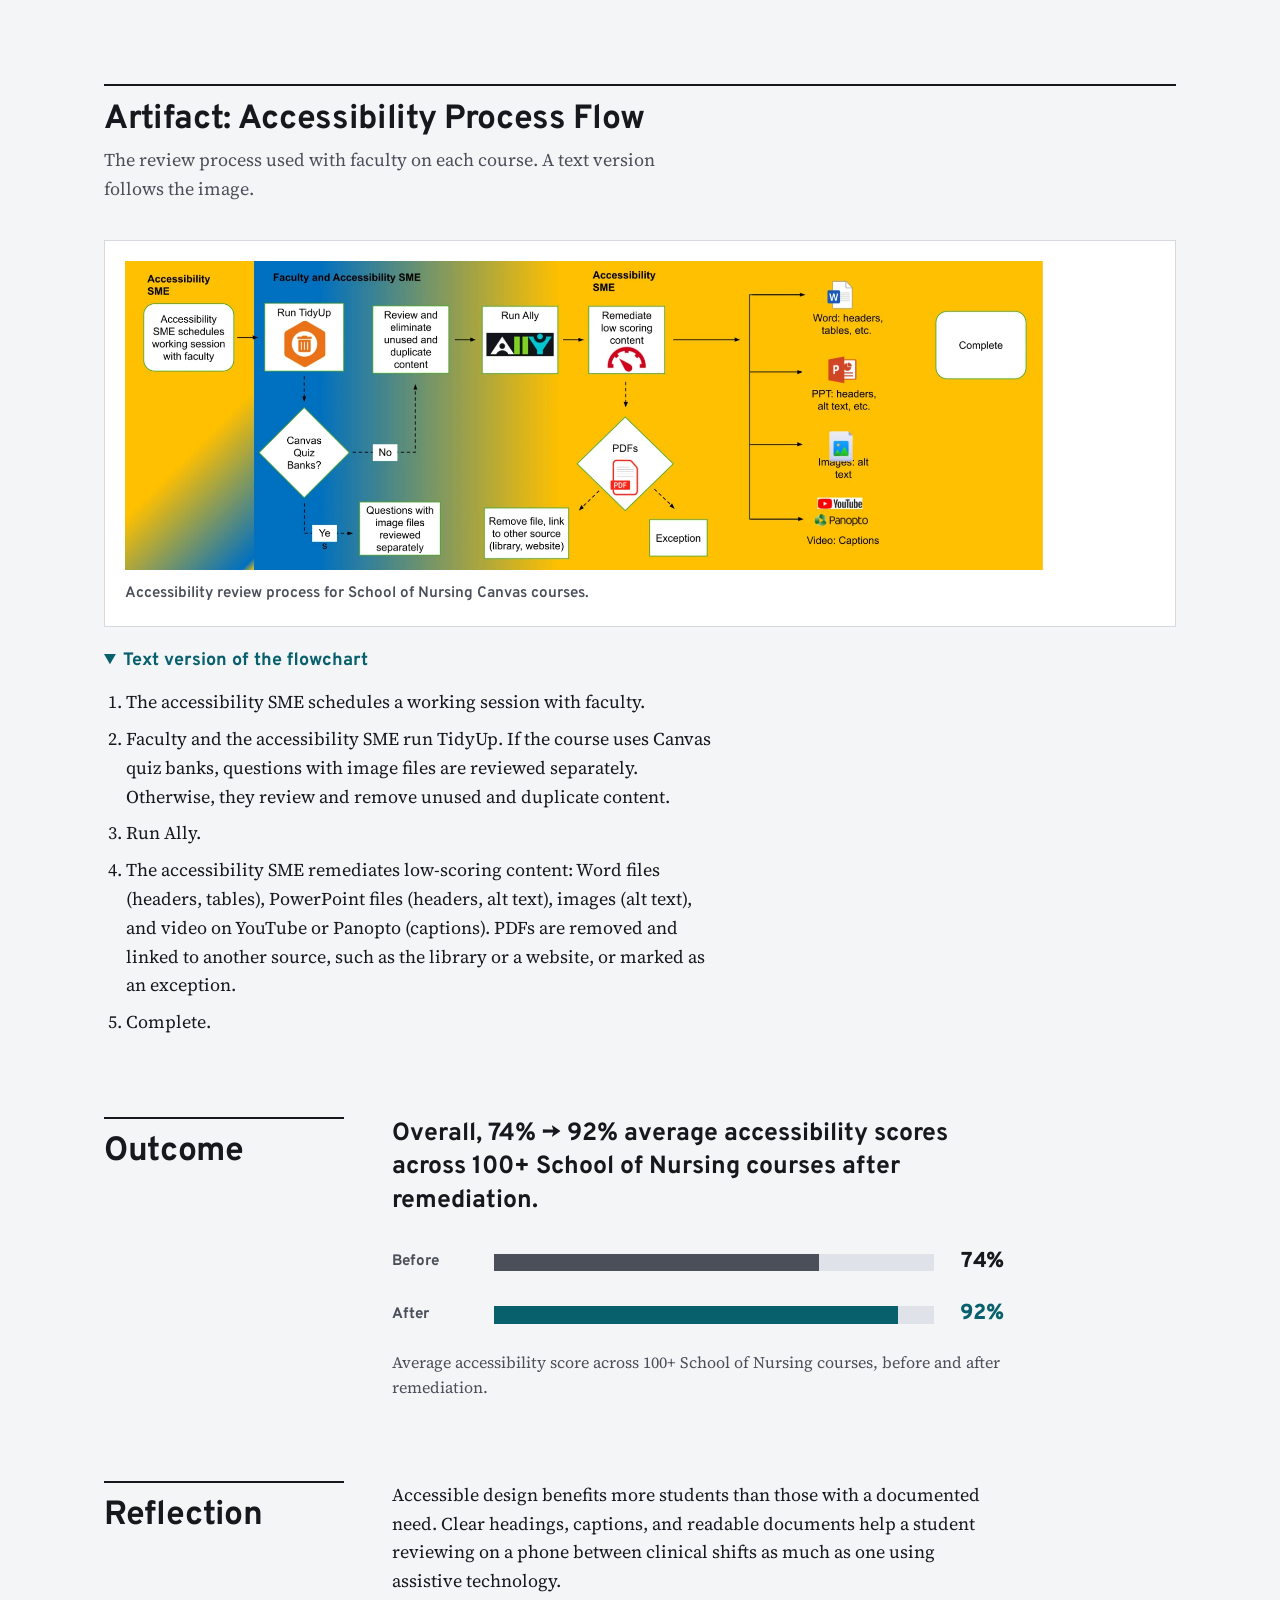
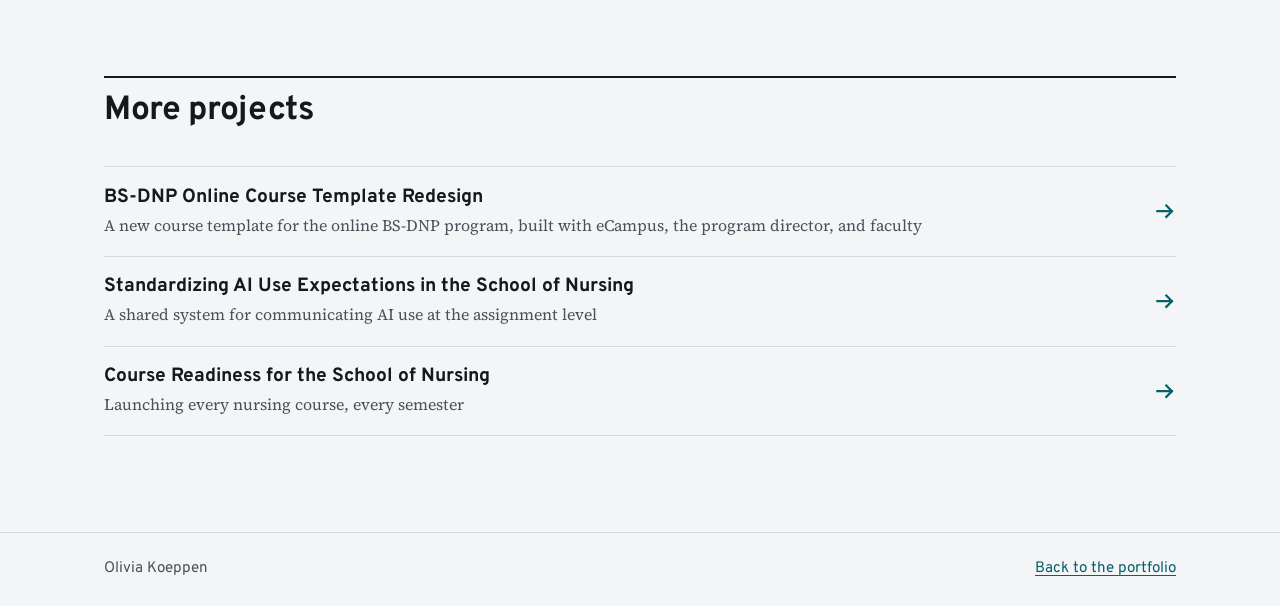
<file: projects/accessibility.html>
<!doctype html>
<html lang="en">
<head>
<meta charset="utf-8">
<meta name="viewport" content="width=device-width, initial-scale=1">
<meta name="robots" content="noindex, nofollow">
<title>Accessibility in Nursing Canvas Courses · Olivia Koeppen</title>
<meta name="description" content="Reviewing and correcting course accessibility with faculty, and catching new issues before launch. A case study by Olivia Koeppen.">
<link rel="preconnect" href="https://fonts.googleapis.com">
<link rel="preconnect" href="https://fonts.gstatic.com" crossorigin>
<link rel="stylesheet" href="https://fonts.googleapis.com/css2?family=Overpass:wght@400;600;700;800&family=Source+Serif+4:ital,opsz,wght@0,8..60,400;0,8..60,600;1,8..60,400&display=swap">
<link rel="stylesheet" href="../styles.css">
</head>
<body>
<a class="skip-link" href="#main">Skip to main content</a>

<header class="topbar">
  <div class="wrap">
    <a class="wordmark" href="../index.html">Olivia Koeppen</a>
    <nav class="site-nav" aria-label="Main">
      <ul>
        <li><a href="../index.html#path">My path</a></li>
        <li><a href="../index.html#projects" aria-current="true">Projects</a></li>
        <li><a href="../index.html#skills">Skills</a></li>
        <li><a href="../index.html#contact">Contact</a></li>
        <li><a href="../assets/olivia-koeppen-resume.pdf">Resume</a></li>
      </ul>
    </nav>
  </div>
</header>

<main id="main">
  <div class="sign">
    <div class="wrap">
      <nav class="crumbs" aria-label="Breadcrumb">
        <ol>
          <li><a href="../index.html">Portfolio</a></li>
          <li><a href="../index.html#projects">Projects</a></li>
          <li><span aria-current="page">Accessibility</span></li>
        </ol>
      </nav>
      <div class="case-head">
        <div>
          <h1 class="case-title">Accessibility in Nursing Canvas Courses</h1>
          <p class="subtitle">Reviewing and correcting course accessibility with faculty, and catching new issues before launch</p>
          <p class="description">Working with stakeholders, I developed a process to review Canvas accessibility with faculty members, utilizing Ally, TidyUp and the Accessibility Report.</p>
          <dl class="directory facts">
            <div><dt>Audience</dt><dd>School of Nursing students and faculty</dd></div>
            <div><dt>Responsibilities</dt><dd>Accessibility review process, corrections within course structure, work with faculty on accessible materials, accessibility checks in the pre-term readiness checklist</dd></div>
            <div><dt>Tools</dt><dd>Ally, TidyUp, Canvas Accessibility Report</dd></div>
          </dl>
        </div>
        <aside class="sign-aside glance" aria-labelledby="aside-title">
          <h2 id="aside-title">Outcome</h2>
          <p class="figure-block"><span class="num">74%<span class="arrow" aria-hidden="true">→</span><span class="visually-hidden"> to </span>92%</span><span class="label">average accessibility score across 100+ School of Nursing courses after remediation</span></p>
        </aside>
      </div>
    </div>
  </div>

  <section class="section" id="context" aria-labelledby="context-title">
    <div class="wrap split">
      <div class="section-head">
        <h2 id="context-title">Context</h2>
      </div>
      <div class="prose">
          <p>Students in the School of Nursing use Canvas for readings, lectures, clinical materials, and exams. Course content has to be usable by every student, including those who rely on screen readers, captions, or keyboard navigation. Public universities are also required to meet federal accessibility standards.</p>
      </div>
    </div>
  </section>

  <section class="section" id="problem" aria-labelledby="problem-title">
    <div class="wrap split">
      <div class="section-head">
        <h2 id="problem-title">Problem</h2>
      </div>
      <div class="prose">
          <p>Many course sites had been built over several years by different faculty. Common issues included missing alt text on images, videos without accurate captions, scanned PDFs that screen readers could not read, and low contrast color usage.</p>
      </div>
    </div>
  </section>

  <section class="section" id="approach" aria-labelledby="approach-title">
    <div class="wrap split">
      <div class="section-head">
        <h2 id="approach-title">Approach</h2>
      </div>
      <div class="prose">
          <p>Working with stakeholders, I developed a process to review Canvas accessibility with faculty members, utilizing Ally, TidyUp and the Accessibility Report. I corrected issues within the course structure and worked with faculty to locate accessible materials. I added accessibility checks to the pre-term readiness checklist so new issues would be caught before course launch.</p>
      </div>
    </div>
  </section>

  <section class="section" id="process-flow" aria-labelledby="process-flow-title">
    <div class="wrap">
      <div class="section-head">
        <h2 id="process-flow-title">Artifact: Accessibility Process Flow</h2>
        <p>The review process used with faculty on each course. A text version follows the image.</p>
      </div>
      <figure class="artifact-figure">
        <img src="../assets/accessibility-process-flow.webp" width="2000" height="600" loading="lazy" alt="Flowchart of the accessibility review process for School of Nursing Canvas courses. The full text version is below the image.">
        <figcaption>Accessibility review process for School of Nursing Canvas courses.</figcaption>
      </figure>
      <details class="text-version" open>
        <summary>Text version of the flowchart</summary>
        <ol>
          <li>The accessibility SME schedules a working session with faculty.</li>
          <li>Faculty and the accessibility SME run TidyUp. If the course uses Canvas quiz banks, questions with image files are reviewed separately. Otherwise, they review and remove unused and duplicate content.</li>
          <li>Run Ally.</li>
          <li>The accessibility SME remediates low-scoring content: Word files (headers, tables), PowerPoint files (headers, alt text), images (alt text), and video on YouTube or Panopto (captions). PDFs are removed and linked to another source, such as the library or a website, or marked as an exception.</li>
          <li>Complete.</li>
        </ol>
      </details>
    </div>
  </section>

  <section class="section" id="outcome" aria-labelledby="outcome-title">
    <div class="wrap split">
      <div class="section-head">
        <h2 id="outcome-title">Outcome</h2>
      </div>
      <div class="prose">
          <p class="outcome-lead">Overall, 74% → 92% average accessibility scores across 100+ School of Nursing courses after remediation.</p>
          <figure class="compare">
            <div class="compare-row"><span class="k">Before</span><span class="bar" aria-hidden="true"><span style="width:74%"></span></span><span class="v">74%</span></div>
            <div class="compare-row after"><span class="k">After</span><span class="bar" aria-hidden="true"><span style="width:92%"></span></span><span class="v">92%</span></div>
            <figcaption>Average accessibility score across 100+ School of Nursing courses, before and after remediation.</figcaption>
          </figure>
      </div>
    </div>
  </section>

  <section class="section" id="reflection" aria-labelledby="reflection-title">
    <div class="wrap split">
      <div class="section-head">
        <h2 id="reflection-title">Reflection</h2>
      </div>
      <div class="prose">
          <p>Accessible design benefits more students than those with a documented need. Clear headings, captions, and readable documents help a student reviewing on a phone between clinical shifts as much as one using assistive technology.</p>
      </div>
    </div>
  </section>

  <section class="section" id="more" aria-labelledby="more-title">
    <div class="wrap">
      <div class="section-head">
        <h2 id="more-title">More projects</h2>
      </div>
      <ul class="more">
        <li><a href="bs-dnp-template.html"><span class="t">BS-DNP Online Course Template Redesign</span><span class="s">A new course template for the online BS-DNP program, built with eCampus, the program director, and faculty</span><svg viewBox="0 0 20 20" aria-hidden="true" focusable="false"><path d="M3 10h13M11 5l5 5-5 5" fill="none" stroke="currentColor" stroke-width="2" stroke-linecap="square"/></svg></a></li>
        <li><a href="ai-use-expectations.html"><span class="t">Standardizing AI Use Expectations in the School of Nursing</span><span class="s">A shared system for communicating AI use at the assignment level</span><svg viewBox="0 0 20 20" aria-hidden="true" focusable="false"><path d="M3 10h13M11 5l5 5-5 5" fill="none" stroke="currentColor" stroke-width="2" stroke-linecap="square"/></svg></a></li>
        <li><a href="course-readiness.html"><span class="t">Course Readiness for the School of Nursing</span><span class="s">Launching every nursing course, every semester</span><svg viewBox="0 0 20 20" aria-hidden="true" focusable="false"><path d="M3 10h13M11 5l5 5-5 5" fill="none" stroke="currentColor" stroke-width="2" stroke-linecap="square"/></svg></a></li>
      </ul>
    </div>
  </section>
</main>

<footer class="site-footer">
  <div class="wrap">
    <span>Olivia Koeppen</span>
    <a href="../index.html">Back to the portfolio</a>
  </div>
</footer>
</body>
</html>
</file>
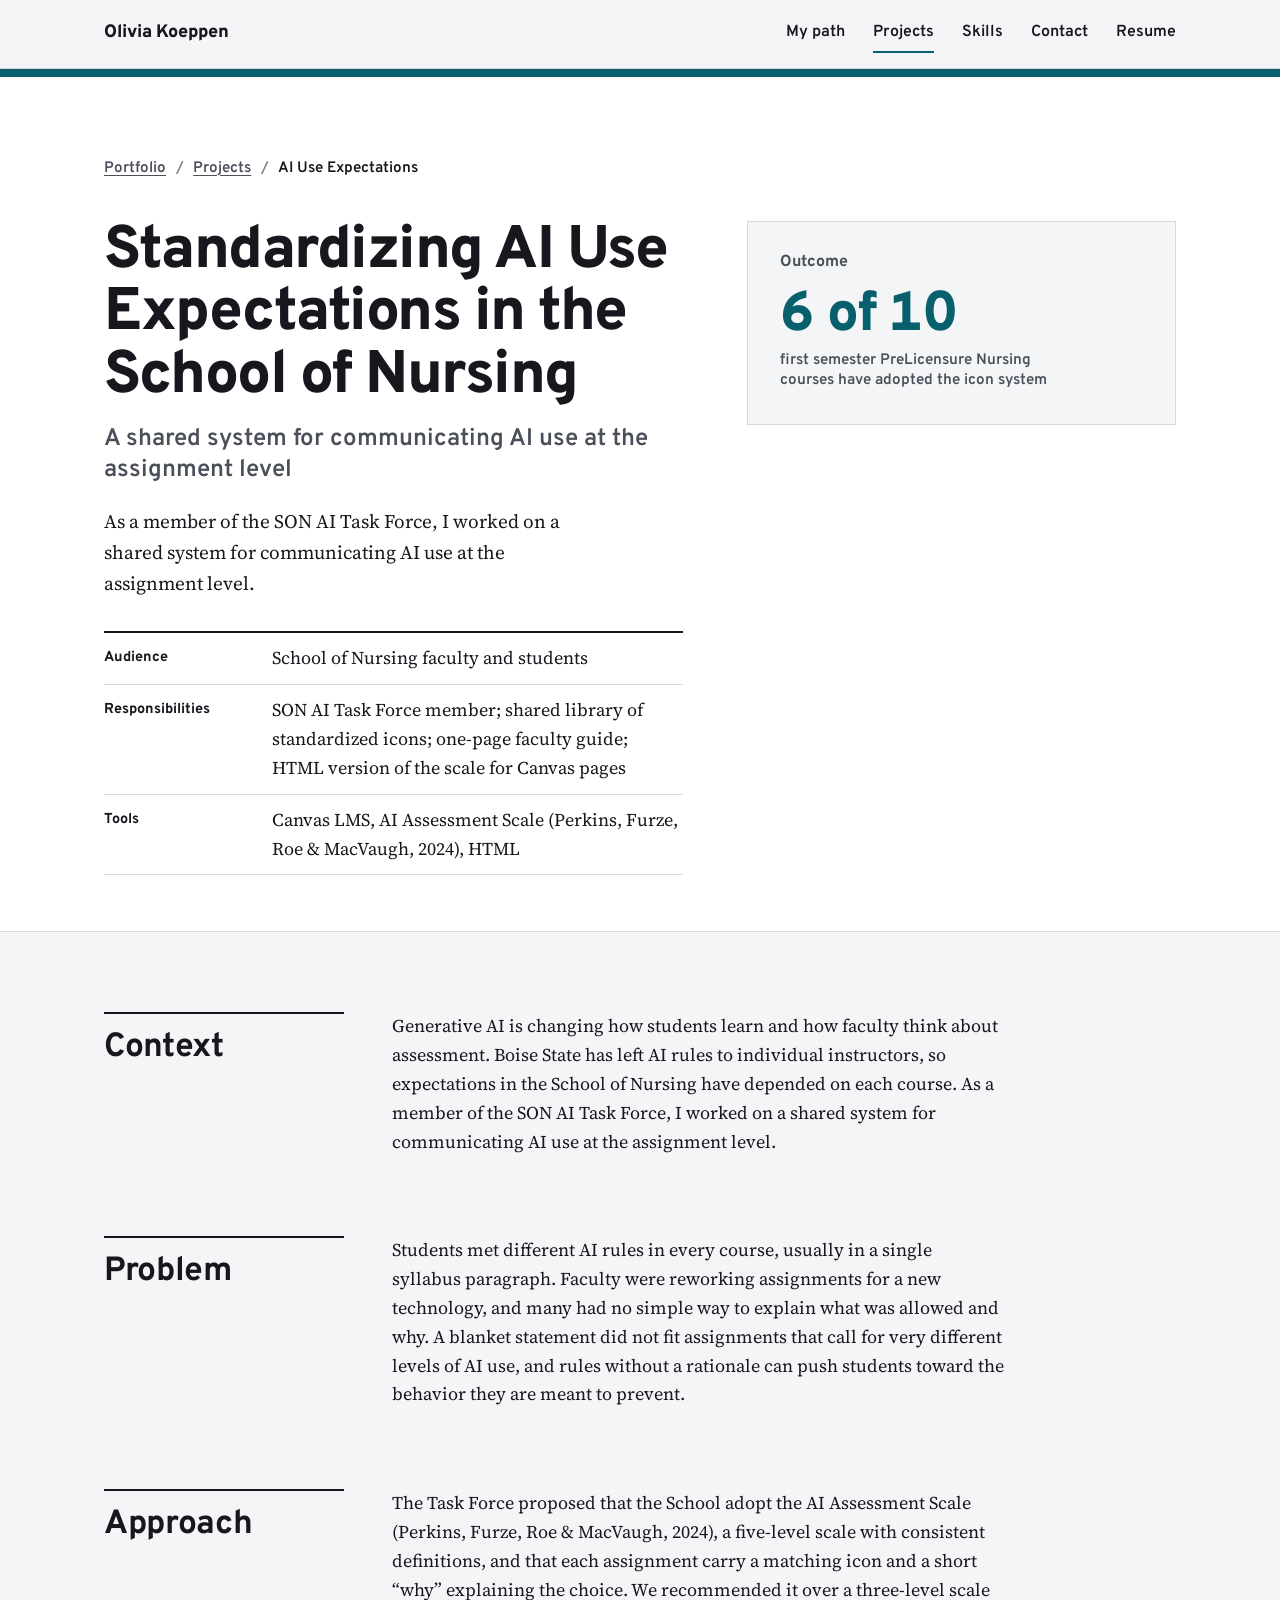
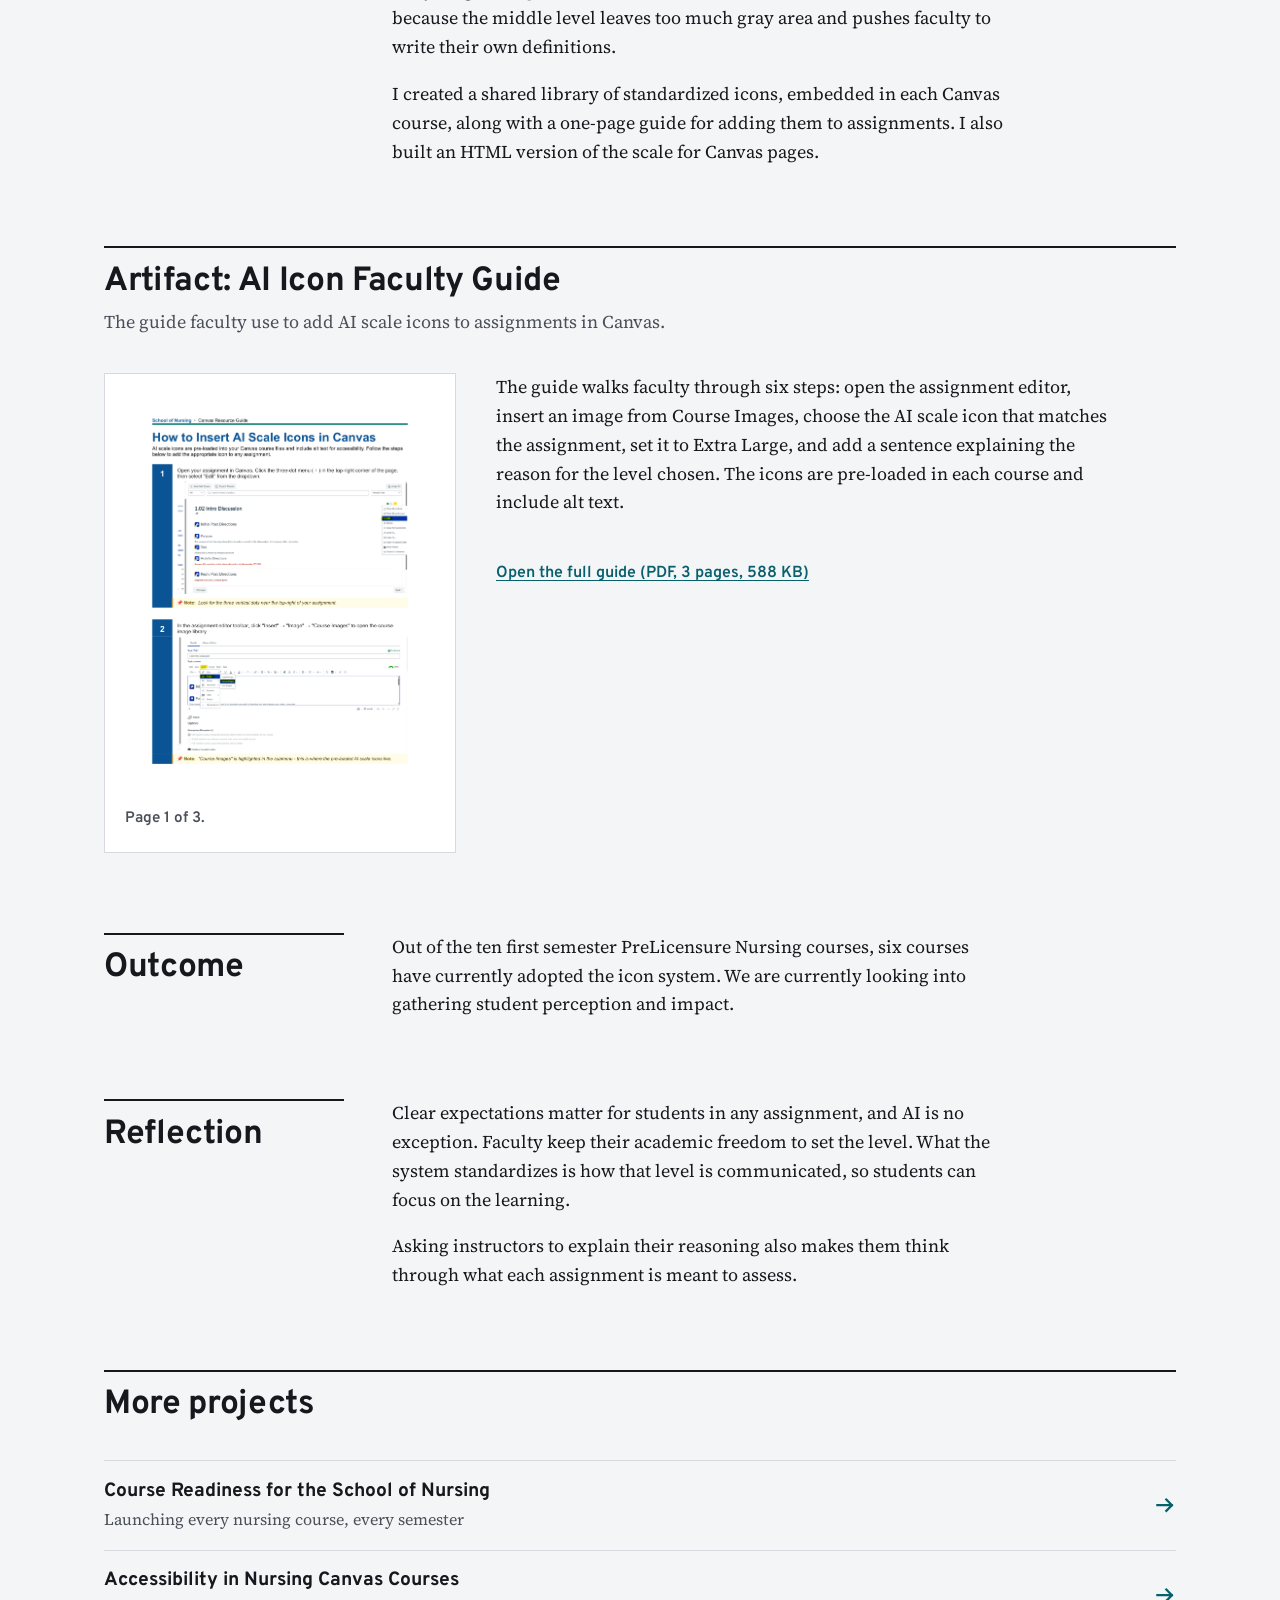
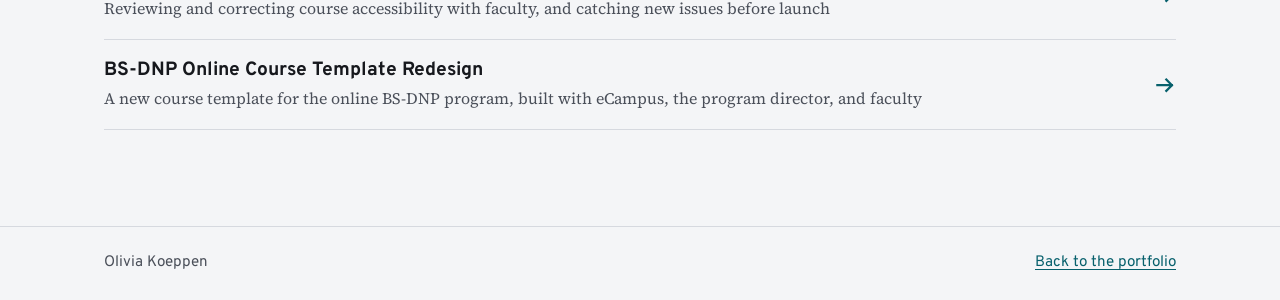
<file: projects/ai-use-expectations.html>
<!doctype html>
<html lang="en">
<head>
<meta charset="utf-8">
<meta name="viewport" content="width=device-width, initial-scale=1">
<meta name="robots" content="noindex, nofollow">
<title>Standardizing AI Use Expectations in the School of Nursing · Olivia Koeppen</title>
<meta name="description" content="A shared system for communicating AI use at the assignment level. A case study by Olivia Koeppen.">
<link rel="preconnect" href="https://fonts.googleapis.com">
<link rel="preconnect" href="https://fonts.gstatic.com" crossorigin>
<link rel="stylesheet" href="https://fonts.googleapis.com/css2?family=Overpass:wght@400;600;700;800&family=Source+Serif+4:ital,opsz,wght@0,8..60,400;0,8..60,600;1,8..60,400&display=swap">
<link rel="stylesheet" href="../styles.css">
</head>
<body>
<a class="skip-link" href="#main">Skip to main content</a>

<header class="topbar">
  <div class="wrap">
    <a class="wordmark" href="../index.html">Olivia Koeppen</a>
    <nav class="site-nav" aria-label="Main">
      <ul>
        <li><a href="../index.html#path">My path</a></li>
        <li><a href="../index.html#projects" aria-current="true">Projects</a></li>
        <li><a href="../index.html#skills">Skills</a></li>
        <li><a href="../index.html#contact">Contact</a></li>
        <li><a href="../assets/olivia-koeppen-resume.pdf">Resume</a></li>
      </ul>
    </nav>
  </div>
</header>

<main id="main">
  <div class="sign">
    <div class="wrap">
      <nav class="crumbs" aria-label="Breadcrumb">
        <ol>
          <li><a href="../index.html">Portfolio</a></li>
          <li><a href="../index.html#projects">Projects</a></li>
          <li><span aria-current="page">AI Use Expectations</span></li>
        </ol>
      </nav>
      <div class="case-head">
        <div>
          <h1 class="case-title">Standardizing AI Use Expectations in the School of Nursing</h1>
          <p class="subtitle">A shared system for communicating AI use at the assignment level</p>
          <p class="description">As a member of the SON AI Task Force, I worked on a shared system for communicating AI use at the assignment level.</p>
          <dl class="directory facts">
            <div><dt>Audience</dt><dd>School of Nursing faculty and students</dd></div>
            <div><dt>Responsibilities</dt><dd>SON AI Task Force member; shared library of standardized icons; one-page faculty guide; HTML version of the scale for Canvas pages</dd></div>
            <div><dt>Tools</dt><dd>Canvas LMS, AI Assessment Scale (Perkins, Furze, Roe &amp; MacVaugh, 2024), HTML</dd></div>
          </dl>
        </div>
        <aside class="sign-aside glance" aria-labelledby="aside-title">
          <h2 id="aside-title">Outcome</h2>
          <p class="figure-block"><span class="num">6 of 10</span><span class="label">first semester PreLicensure Nursing courses have adopted the icon system</span></p>
        </aside>
      </div>
    </div>
  </div>

  <section class="section" id="context" aria-labelledby="context-title">
    <div class="wrap split">
      <div class="section-head">
        <h2 id="context-title">Context</h2>
      </div>
      <div class="prose">
          <p>Generative AI is changing how students learn and how faculty think about assessment. Boise State has left AI rules to individual instructors, so expectations in the School of Nursing have depended on each course. As a member of the SON AI Task Force, I worked on a shared system for communicating AI use at the assignment level.</p>
      </div>
    </div>
  </section>

  <section class="section" id="problem" aria-labelledby="problem-title">
    <div class="wrap split">
      <div class="section-head">
        <h2 id="problem-title">Problem</h2>
      </div>
      <div class="prose">
          <p>Students met different AI rules in every course, usually in a single syllabus paragraph. Faculty were reworking assignments for a new technology, and many had no simple way to explain what was allowed and why. A blanket statement did not fit assignments that call for very different levels of AI use, and rules without a rationale can push students toward the behavior they are meant to prevent.</p>
      </div>
    </div>
  </section>

  <section class="section" id="approach" aria-labelledby="approach-title">
    <div class="wrap split">
      <div class="section-head">
        <h2 id="approach-title">Approach</h2>
      </div>
      <div class="prose">
          <p>The Task Force proposed that the School adopt the AI Assessment Scale (Perkins, Furze, Roe &amp; MacVaugh, 2024), a five-level scale with consistent definitions, and that each assignment carry a matching icon and a short “why” explaining the choice. We recommended it over a three-level scale because the middle level leaves too much gray area and pushes faculty to write their own definitions.</p>
          <p>I created a shared library of standardized icons, embedded in each Canvas course, along with a one-page guide for adding them to assignments. I also built an HTML version of the scale for Canvas pages.</p>
      </div>
    </div>
  </section>

  <section class="section" id="faculty-guide" aria-labelledby="faculty-guide-title">
    <div class="wrap">
      <div class="section-head">
        <h2 id="faculty-guide-title">Artifact: AI Icon Faculty Guide</h2>
        <p>The guide faculty use to add AI scale icons to assignments in Canvas.</p>
      </div>
      <div class="guide-preview">
        <figure class="artifact-figure">
          <img src="../assets/ai-scale-icons-guide-p1.png" width="1275" height="1650" loading="lazy" alt="First page of the faculty guide How to Insert AI Scale Icons in Canvas, showing numbered steps with Canvas screenshots.">
          <figcaption>Page 1 of 3.</figcaption>
        </figure>
        <div class="guide-text">
          <p>The guide walks faculty through six steps: open the assignment editor, insert an image from Course Images, choose the AI scale icon that matches the assignment, set it to Extra Large, and add a sentence explaining the reason for the level chosen. The icons are pre-loaded in each course and include alt text.</p>
          <p class="artifact-actions"><a class="text-link" href="../assets/ai-scale-icons-guide.pdf">Open the full guide (PDF, 3 pages, 588 KB)</a></p>
        </div>
      </div>
    </div>
  </section>

  <section class="section" id="outcome" aria-labelledby="outcome-title">
    <div class="wrap split">
      <div class="section-head">
        <h2 id="outcome-title">Outcome</h2>
      </div>
      <div class="prose">
          <p>Out of the ten first semester PreLicensure Nursing courses, six courses have currently adopted the icon system. We are currently looking into gathering student perception and impact.</p>
      </div>
    </div>
  </section>

  <section class="section" id="reflection" aria-labelledby="reflection-title">
    <div class="wrap split">
      <div class="section-head">
        <h2 id="reflection-title">Reflection</h2>
      </div>
      <div class="prose">
          <p>Clear expectations matter for students in any assignment, and AI is no exception. Faculty keep their academic freedom to set the level. What the system standardizes is how that level is communicated, so students can focus on the learning.</p>
          <p>Asking instructors to explain their reasoning also makes them think through what each assignment is meant to assess.</p>
      </div>
    </div>
  </section>

  <section class="section" id="more" aria-labelledby="more-title">
    <div class="wrap">
      <div class="section-head">
        <h2 id="more-title">More projects</h2>
      </div>
      <ul class="more">
        <li><a href="course-readiness.html"><span class="t">Course Readiness for the School of Nursing</span><span class="s">Launching every nursing course, every semester</span><svg viewBox="0 0 20 20" aria-hidden="true" focusable="false"><path d="M3 10h13M11 5l5 5-5 5" fill="none" stroke="currentColor" stroke-width="2" stroke-linecap="square"/></svg></a></li>
        <li><a href="accessibility.html"><span class="t">Accessibility in Nursing Canvas Courses</span><span class="s">Reviewing and correcting course accessibility with faculty, and catching new issues before launch</span><svg viewBox="0 0 20 20" aria-hidden="true" focusable="false"><path d="M3 10h13M11 5l5 5-5 5" fill="none" stroke="currentColor" stroke-width="2" stroke-linecap="square"/></svg></a></li>
        <li><a href="bs-dnp-template.html"><span class="t">BS-DNP Online Course Template Redesign</span><span class="s">A new course template for the online BS-DNP program, built with eCampus, the program director, and faculty</span><svg viewBox="0 0 20 20" aria-hidden="true" focusable="false"><path d="M3 10h13M11 5l5 5-5 5" fill="none" stroke="currentColor" stroke-width="2" stroke-linecap="square"/></svg></a></li>
      </ul>
    </div>
  </section>
</main>

<footer class="site-footer">
  <div class="wrap">
    <span>Olivia Koeppen</span>
    <a href="../index.html">Back to the portfolio</a>
  </div>
</footer>
</body>
</html>
</file>
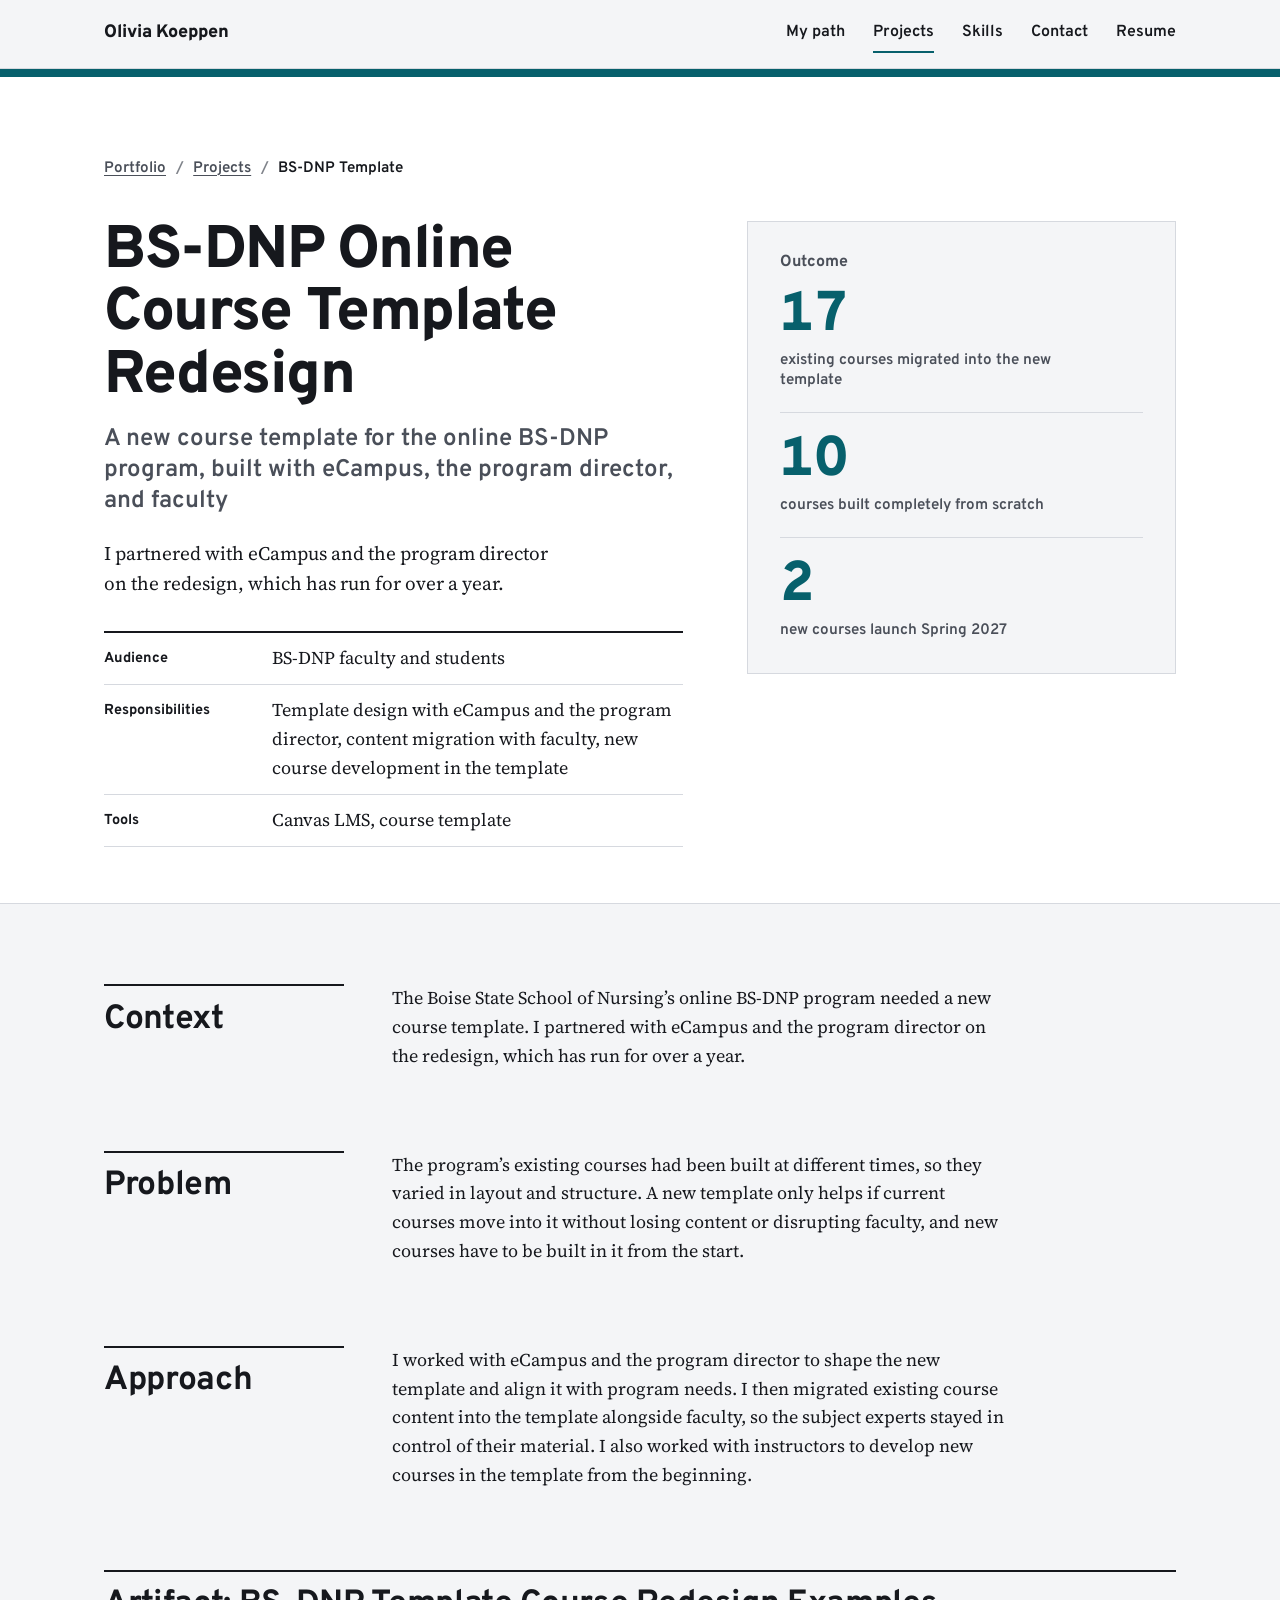
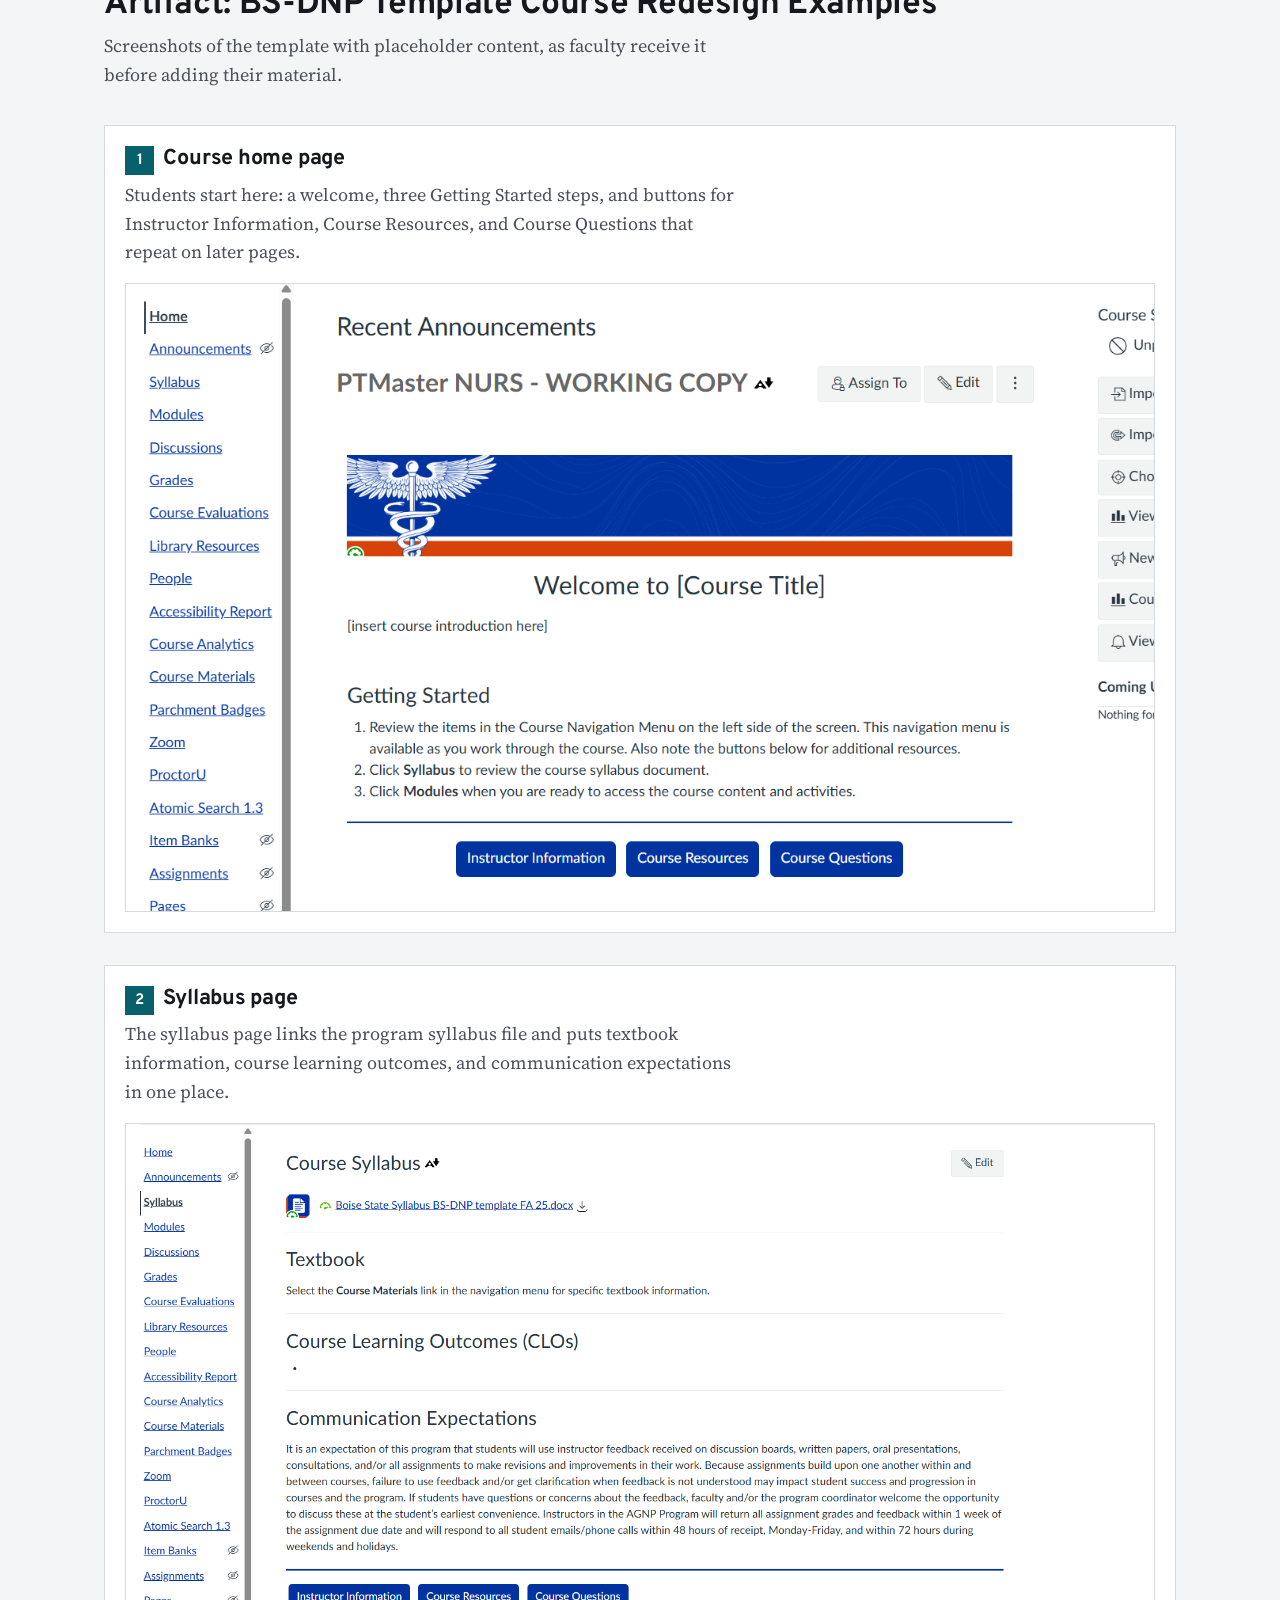
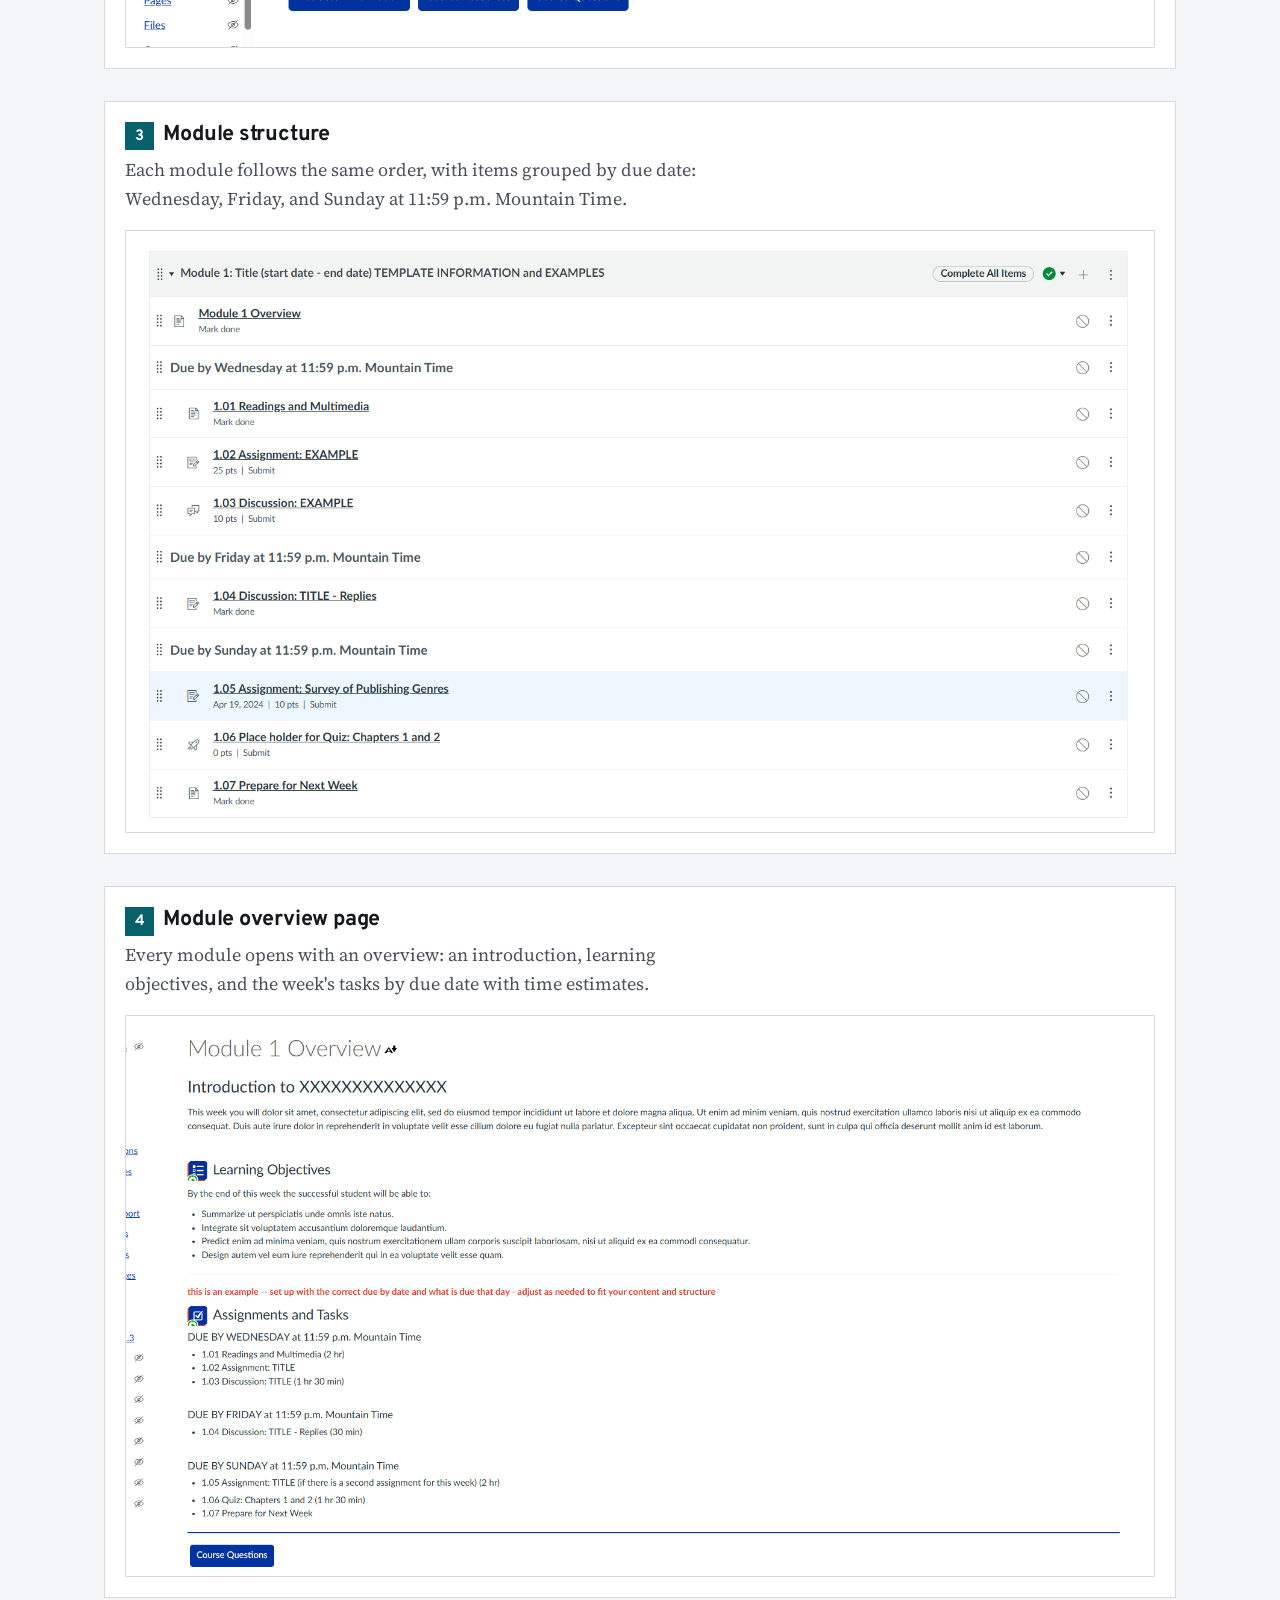
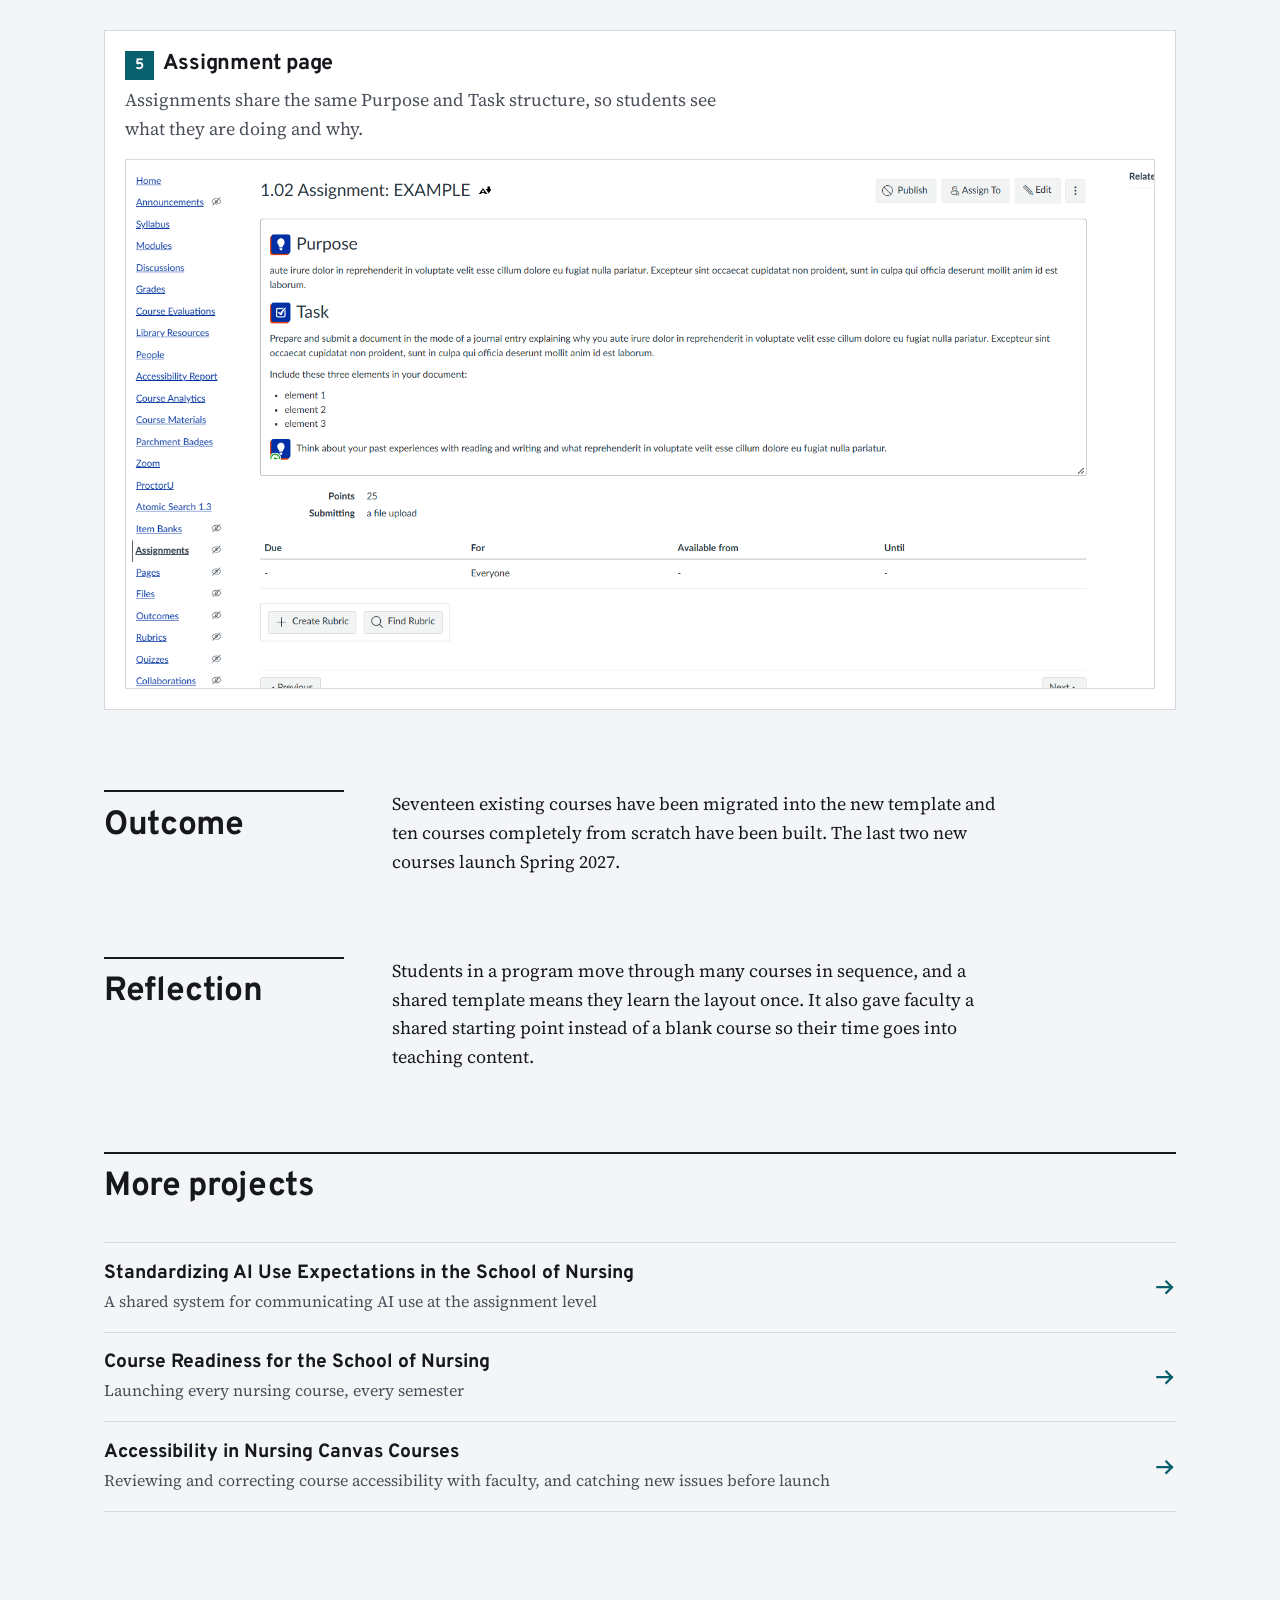
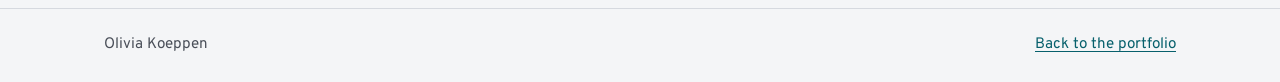
<file: projects/bs-dnp-template.html>
<!doctype html>
<html lang="en">
<head>
<meta charset="utf-8">
<meta name="viewport" content="width=device-width, initial-scale=1">
<meta name="robots" content="noindex, nofollow">
<title>BS-DNP Online Course Template Redesign · Olivia Koeppen</title>
<meta name="description" content="A new course template for the online BS-DNP program, built with eCampus, the program director, and faculty. A case study by Olivia Koeppen.">
<link rel="preconnect" href="https://fonts.googleapis.com">
<link rel="preconnect" href="https://fonts.gstatic.com" crossorigin>
<link rel="stylesheet" href="https://fonts.googleapis.com/css2?family=Overpass:wght@400;600;700;800&family=Source+Serif+4:ital,opsz,wght@0,8..60,400;0,8..60,600;1,8..60,400&display=swap">
<link rel="stylesheet" href="../styles.css">
</head>
<body>
<a class="skip-link" href="#main">Skip to main content</a>

<header class="topbar">
  <div class="wrap">
    <a class="wordmark" href="../index.html">Olivia Koeppen</a>
    <nav class="site-nav" aria-label="Main">
      <ul>
        <li><a href="../index.html#path">My path</a></li>
        <li><a href="../index.html#projects" aria-current="true">Projects</a></li>
        <li><a href="../index.html#skills">Skills</a></li>
        <li><a href="../index.html#contact">Contact</a></li>
        <li><a href="../assets/olivia-koeppen-resume.pdf">Resume</a></li>
      </ul>
    </nav>
  </div>
</header>

<main id="main">
  <div class="sign">
    <div class="wrap">
      <nav class="crumbs" aria-label="Breadcrumb">
        <ol>
          <li><a href="../index.html">Portfolio</a></li>
          <li><a href="../index.html#projects">Projects</a></li>
          <li><span aria-current="page">BS-DNP Template</span></li>
        </ol>
      </nav>
      <div class="case-head">
        <div>
          <h1 class="case-title">BS-DNP Online Course Template Redesign</h1>
          <p class="subtitle">A new course template for the online BS-DNP program, built with eCampus, the program director, and faculty</p>
          <p class="description">I partnered with eCampus and the program director on the redesign, which has run for over a year.</p>
          <dl class="directory facts">
            <div><dt>Audience</dt><dd>BS-DNP faculty and students</dd></div>
            <div><dt>Responsibilities</dt><dd>Template design with eCampus and the program director, content migration with faculty, new course development in the template</dd></div>
            <div><dt>Tools</dt><dd>Canvas LMS, course template</dd></div>
          </dl>
        </div>
        <aside class="sign-aside glance" aria-labelledby="aside-title">
          <h2 id="aside-title">Outcome</h2>
          <p class="figure-block"><span class="num">17</span><span class="label">existing courses migrated into the new template</span></p>
          <p class="figure-block"><span class="num">10</span><span class="label">courses built completely from scratch</span></p>
          <p class="figure-block"><span class="num">2</span><span class="label">new courses launch Spring 2027</span></p>
        </aside>
      </div>
    </div>
  </div>

  <section class="section" id="context" aria-labelledby="context-title">
    <div class="wrap split">
      <div class="section-head">
        <h2 id="context-title">Context</h2>
      </div>
      <div class="prose">
          <p>The Boise State School of Nursing’s online BS-DNP program needed a new course template. I partnered with eCampus and the program director on the redesign, which has run for over a year.</p>
      </div>
    </div>
  </section>

  <section class="section" id="problem" aria-labelledby="problem-title">
    <div class="wrap split">
      <div class="section-head">
        <h2 id="problem-title">Problem</h2>
      </div>
      <div class="prose">
          <p>The program’s existing courses had been built at different times, so they varied in layout and structure. A new template only helps if current courses move into it without losing content or disrupting faculty, and new courses have to be built in it from the start.</p>
      </div>
    </div>
  </section>

  <section class="section" id="approach" aria-labelledby="approach-title">
    <div class="wrap split">
      <div class="section-head">
        <h2 id="approach-title">Approach</h2>
      </div>
      <div class="prose">
          <p>I worked with eCampus and the program director to shape the new template and align it with program needs. I then migrated existing course content into the template alongside faculty, so the subject experts stayed in control of their material. I also worked with instructors to develop new courses in the template from the beginning.</p>
      </div>
    </div>
  </section>

  <section class="section" id="template-examples" aria-labelledby="template-examples-title">
    <div class="wrap">
      <div class="section-head">
        <h2 id="template-examples-title">Artifact: BS-DNP Template Course Redesign Examples</h2>
        <p>Screenshots of the template with placeholder content, as faculty receive it before adding their material.</p>
      </div>
      <div class="shots">
        <figure class="artifact-figure shot" aria-labelledby="shot-course-home">
          <div class="shot-head">
            <h3 id="shot-course-home"><span class="shot-n">1</span> Course home page</h3>
            <p>Students start here: a welcome, three Getting Started steps, and buttons for Instructor Information, Course Resources, and Course Questions that repeat on later pages.</p>
          </div>
          <img src="../assets/bs-dnp/course-home.png" width="1299" height="792" loading="lazy" alt="Template course home page with a Getting Started section and buttons for Instructor Information, Course Resources, and Course Questions.">
        </figure>
        <figure class="artifact-figure shot" aria-labelledby="shot-syllabus-page">
          <div class="shot-head">
            <h3 id="shot-syllabus-page"><span class="shot-n">2</span> Syllabus page</h3>
            <p>The syllabus page links the program syllabus file and puts textbook information, course learning outcomes, and communication expectations in one place.</p>
          </div>
          <img src="../assets/bs-dnp/syllabus-page.png" width="1708" height="869" loading="lazy" alt="Template syllabus page with sections for Textbook, Course Learning Outcomes, and Communication Expectations.">
        </figure>
        <figure class="artifact-figure shot" aria-labelledby="shot-module-list">
          <div class="shot-head">
            <h3 id="shot-module-list"><span class="shot-n">3</span> Module structure</h3>
            <p>Each module follows the same order, with items grouped by due date: Wednesday, Friday, and Sunday at 11:59 p.m. Mountain Time.</p>
          </div>
          <img src="../assets/bs-dnp/module-list.png" width="1593" height="932" loading="lazy" alt="Module 1 in the template, with items grouped under due dates of Wednesday, Friday, and Sunday at 11:59 p.m. Mountain Time.">
        </figure>
        <figure class="artifact-figure shot" aria-labelledby="shot-module-overview">
          <div class="shot-head">
            <h3 id="shot-module-overview"><span class="shot-n">4</span> Module overview page</h3>
            <p>Every module opens with an overview: an introduction, learning objectives, and the week's tasks by due date with time estimates.</p>
          </div>
          <img src="../assets/bs-dnp/module-overview.png" width="1706" height="930" loading="lazy" alt="Module 1 overview page template with an introduction, learning objectives, and assignments grouped by due date.">
        </figure>
        <figure class="artifact-figure shot" aria-labelledby="shot-assignment-page">
          <div class="shot-head">
            <h3 id="shot-assignment-page"><span class="shot-n">5</span> Assignment page</h3>
            <p>Assignments share the same Purpose and Task structure, so students see what they are doing and why.</p>
          </div>
          <img src="../assets/bs-dnp/assignment-page.png" width="1630" height="837" loading="lazy" alt="Assignment page template with Purpose and Task sections and a reflection prompt.">
        </figure>
      </div>
    </div>
  </section>

  <section class="section" id="outcome" aria-labelledby="outcome-title">
    <div class="wrap split">
      <div class="section-head">
        <h2 id="outcome-title">Outcome</h2>
      </div>
      <div class="prose">
          <p>Seventeen existing courses have been migrated into the new template and ten courses completely from scratch have been built. The last two new courses launch Spring 2027.</p>
      </div>
    </div>
  </section>

  <section class="section" id="reflection" aria-labelledby="reflection-title">
    <div class="wrap split">
      <div class="section-head">
        <h2 id="reflection-title">Reflection</h2>
      </div>
      <div class="prose">
          <p>Students in a program move through many courses in sequence, and a shared template means they learn the layout once. It also gave faculty a shared starting point instead of a blank course so their time goes into teaching content.</p>
      </div>
    </div>
  </section>

  <section class="section" id="more" aria-labelledby="more-title">
    <div class="wrap">
      <div class="section-head">
        <h2 id="more-title">More projects</h2>
      </div>
      <ul class="more">
        <li><a href="ai-use-expectations.html"><span class="t">Standardizing AI Use Expectations in the School of Nursing</span><span class="s">A shared system for communicating AI use at the assignment level</span><svg viewBox="0 0 20 20" aria-hidden="true" focusable="false"><path d="M3 10h13M11 5l5 5-5 5" fill="none" stroke="currentColor" stroke-width="2" stroke-linecap="square"/></svg></a></li>
        <li><a href="course-readiness.html"><span class="t">Course Readiness for the School of Nursing</span><span class="s">Launching every nursing course, every semester</span><svg viewBox="0 0 20 20" aria-hidden="true" focusable="false"><path d="M3 10h13M11 5l5 5-5 5" fill="none" stroke="currentColor" stroke-width="2" stroke-linecap="square"/></svg></a></li>
        <li><a href="accessibility.html"><span class="t">Accessibility in Nursing Canvas Courses</span><span class="s">Reviewing and correcting course accessibility with faculty, and catching new issues before launch</span><svg viewBox="0 0 20 20" aria-hidden="true" focusable="false"><path d="M3 10h13M11 5l5 5-5 5" fill="none" stroke="currentColor" stroke-width="2" stroke-linecap="square"/></svg></a></li>
      </ul>
    </div>
  </section>
</main>

<footer class="site-footer">
  <div class="wrap">
    <span>Olivia Koeppen</span>
    <a href="../index.html">Back to the portfolio</a>
  </div>
</footer>
</body>
</html>
</file>
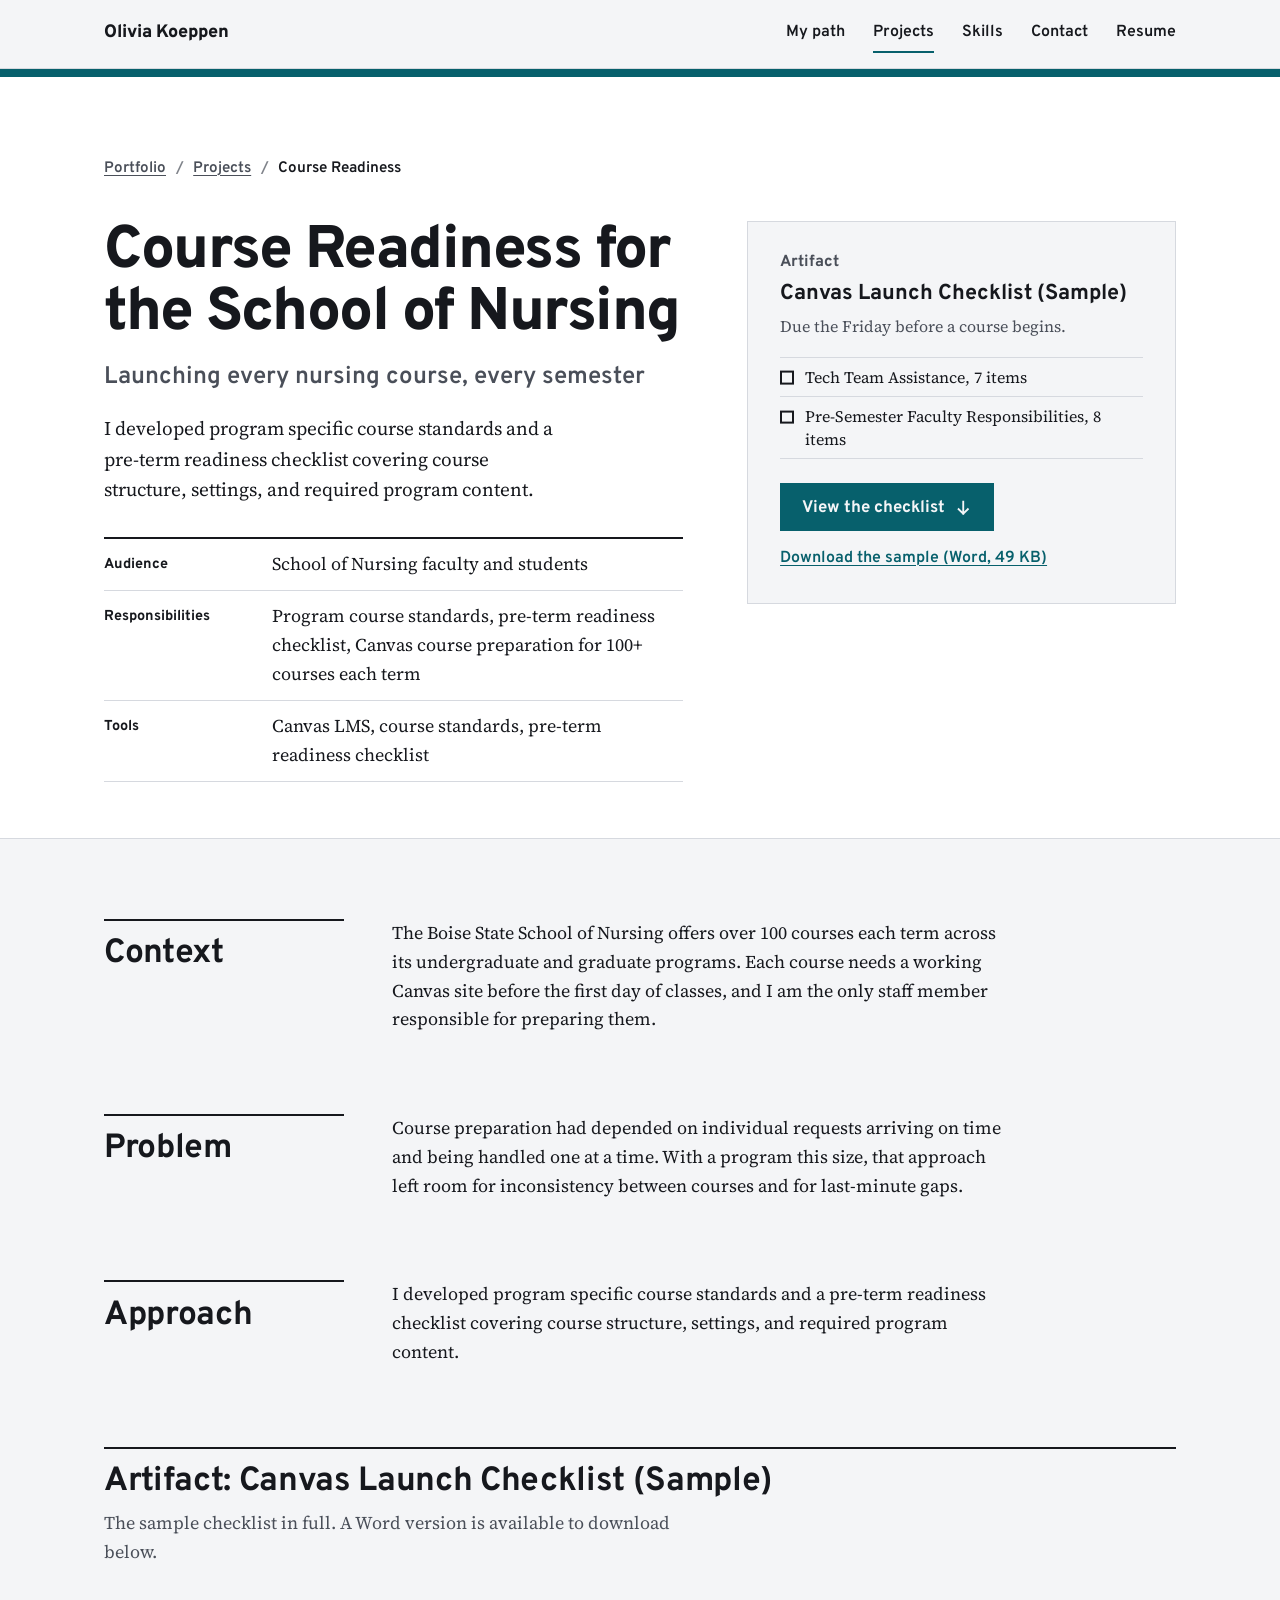
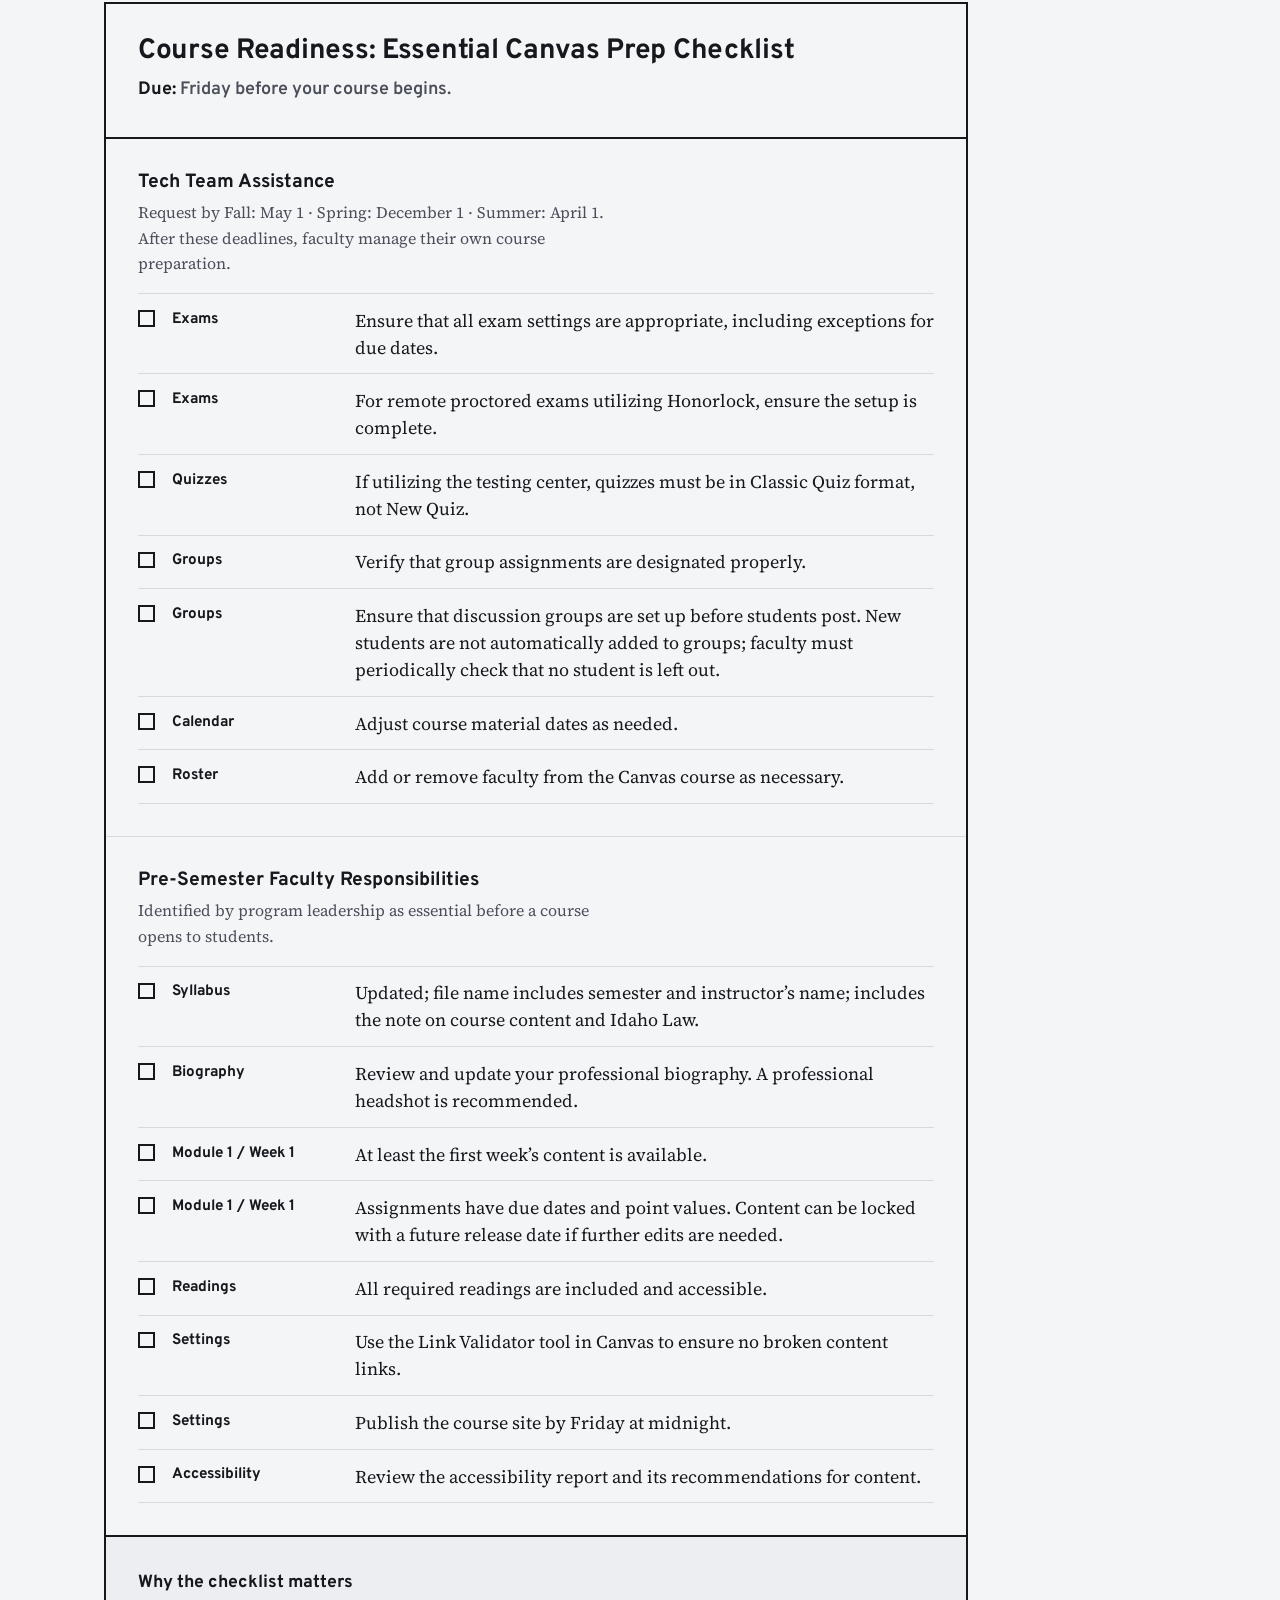
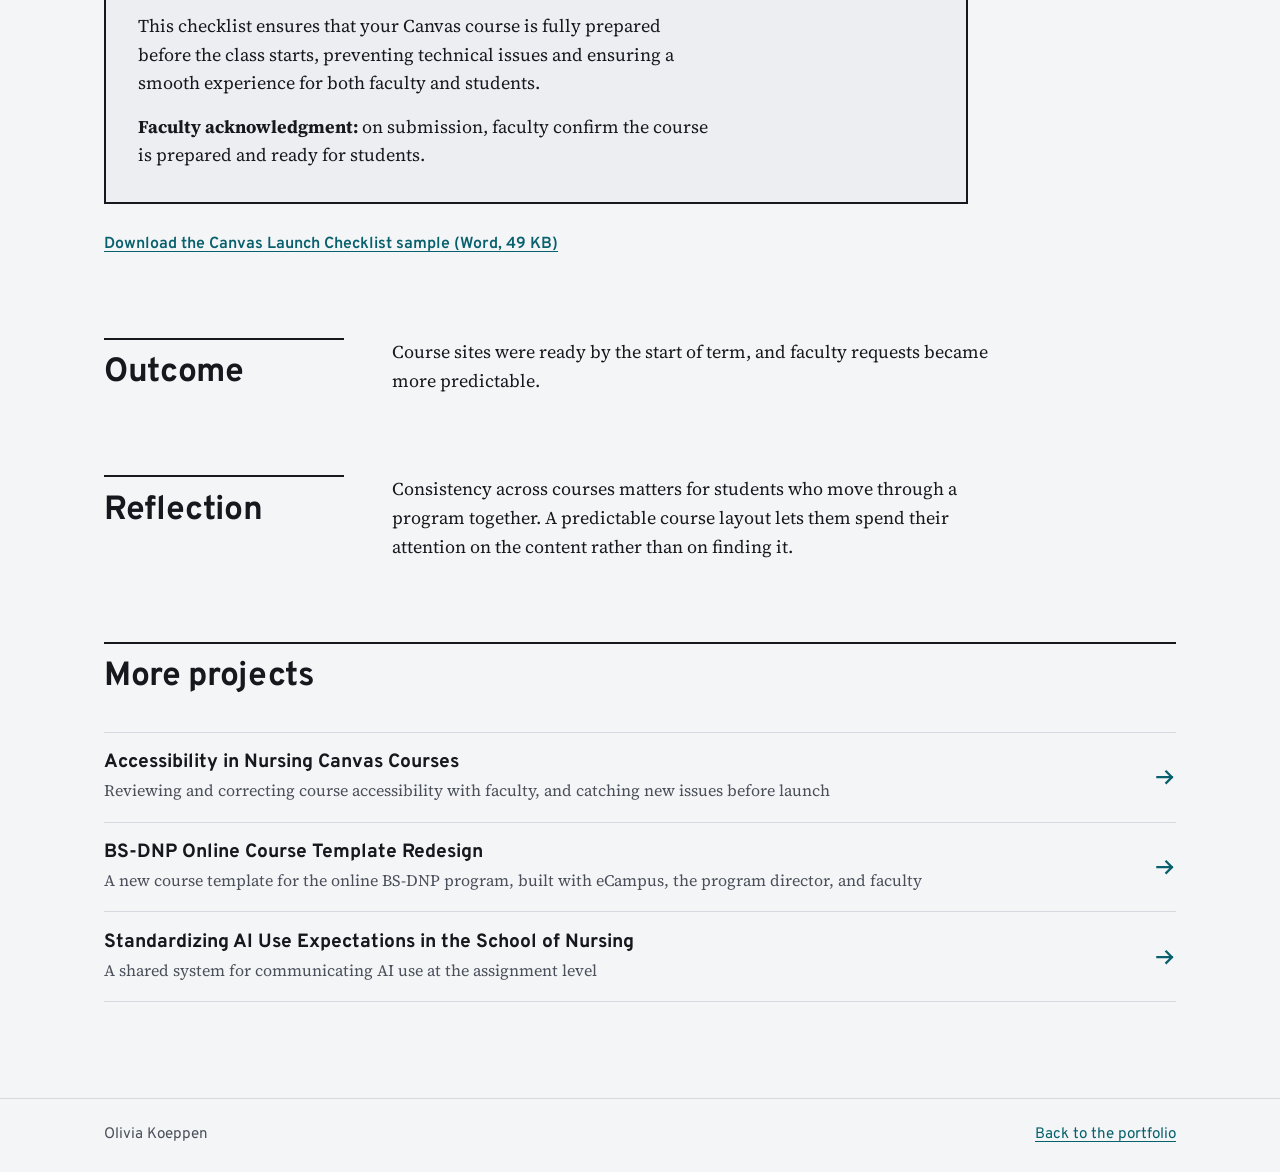
<file: projects/course-readiness.html>
<!doctype html>
<html lang="en">
<head>
<meta charset="utf-8">
<meta name="viewport" content="width=device-width, initial-scale=1">
<meta name="robots" content="noindex, nofollow">
<title>Course Readiness for the School of Nursing · Olivia Koeppen</title>
<meta name="description" content="Launching every nursing course, every semester. A case study by Olivia Koeppen.">
<link rel="preconnect" href="https://fonts.googleapis.com">
<link rel="preconnect" href="https://fonts.gstatic.com" crossorigin>
<link rel="stylesheet" href="https://fonts.googleapis.com/css2?family=Overpass:wght@400;600;700;800&family=Source+Serif+4:ital,opsz,wght@0,8..60,400;0,8..60,600;1,8..60,400&display=swap">
<link rel="stylesheet" href="../styles.css">
</head>
<body>
<a class="skip-link" href="#main">Skip to main content</a>

<header class="topbar">
  <div class="wrap">
    <a class="wordmark" href="../index.html">Olivia Koeppen</a>
    <nav class="site-nav" aria-label="Main">
      <ul>
        <li><a href="../index.html#path">My path</a></li>
        <li><a href="../index.html#projects" aria-current="true">Projects</a></li>
        <li><a href="../index.html#skills">Skills</a></li>
        <li><a href="../index.html#contact">Contact</a></li>
        <li><a href="../assets/olivia-koeppen-resume.pdf">Resume</a></li>
      </ul>
    </nav>
  </div>
</header>

<main id="main">
  <div class="sign">
    <div class="wrap">
      <nav class="crumbs" aria-label="Breadcrumb">
        <ol>
          <li><a href="../index.html">Portfolio</a></li>
          <li><a href="../index.html#projects">Projects</a></li>
          <li><span aria-current="page">Course Readiness</span></li>
        </ol>
      </nav>
      <div class="case-head">
        <div>
          <h1 class="case-title">Course Readiness for the School of Nursing</h1>
          <p class="subtitle">Launching every nursing course, every semester</p>
          <p class="description">I developed program specific course standards and a pre-term readiness checklist covering course structure, settings, and required program content.</p>
          <dl class="directory facts">
            <div><dt>Audience</dt><dd>School of Nursing faculty and students</dd></div>
            <div><dt>Responsibilities</dt><dd>Program course standards, pre-term readiness checklist, Canvas course preparation for 100+ courses each term</dd></div>
            <div><dt>Tools</dt><dd>Canvas LMS, course standards, pre-term readiness checklist</dd></div>
          </dl>
        </div>
        <aside class="sign-aside" aria-labelledby="aside-title">
          <h2 id="aside-title">Artifact</h2>
          <p class="doc-title">Canvas Launch Checklist (Sample)</p>
          <p class="doc-meta">Due the Friday before a course begins.</p>
          <ul class="mini-list">
            <li>Tech Team Assistance, 7 items</li>
            <li>Pre-Semester Faculty Responsibilities, 8 items</li>
          </ul>
          <div class="aside-actions">
            <a class="btn" href="#checklist">View the checklist <svg viewBox="0 0 20 20" aria-hidden="true" focusable="false"><path d="M10 3v13M5 11l5 5 5-5" fill="none" stroke="currentColor" stroke-width="2" stroke-linecap="square"/></svg></a>
            <a class="text-link" href="../assets/canvas-launch-checklist-sample.docx" download>Download the sample (Word, 49 KB)</a>
          </div>
        </aside>
      </div>
    </div>
  </div>

  <section class="section" id="context" aria-labelledby="context-title">
    <div class="wrap split">
      <div class="section-head">
        <h2 id="context-title">Context</h2>
      </div>
      <div class="prose">
          <p>The Boise State School of Nursing offers over 100 courses each term across its undergraduate and graduate programs. Each course needs a working Canvas site before the first day of classes, and I am the only staff member responsible for preparing them.</p>
      </div>
    </div>
  </section>

  <section class="section" id="problem" aria-labelledby="problem-title">
    <div class="wrap split">
      <div class="section-head">
        <h2 id="problem-title">Problem</h2>
      </div>
      <div class="prose">
          <p>Course preparation had depended on individual requests arriving on time and being handled one at a time. With a program this size, that approach left room for inconsistency between courses and for last-minute gaps.</p>
      </div>
    </div>
  </section>

  <section class="section" id="approach" aria-labelledby="approach-title">
    <div class="wrap split">
      <div class="section-head">
        <h2 id="approach-title">Approach</h2>
      </div>
      <div class="prose">
          <p>I developed program specific course standards and a pre-term readiness checklist covering course structure, settings, and required program content.</p>
      </div>
    </div>
  </section>

  <section class="section" id="checklist" aria-labelledby="checklist-title">
    <div class="wrap">
      <div class="section-head">
        <h2 id="checklist-title">Artifact: Canvas Launch Checklist (Sample)</h2>
        <p>The sample checklist in full. A Word version is available to download below.</p>
      </div>
      <div class="artifact-doc">
        <div class="doc-head">
          <h3>Course Readiness: Essential Canvas Prep Checklist</h3>
          <p class="due"><strong>Due:</strong> Friday before your course begins.</p>
        </div>
        <div class="doc-group">
          <h4 id="tech-title">Tech Team Assistance</h4>
          <p class="note">Request by Fall: May 1 · Spring: December 1 · Summer: April 1. After these deadlines, faculty manage their own course preparation.</p>
          <ul class="checklist" aria-labelledby="tech-title">
            <li><span class="area">Exams</span><span>Ensure that all exam settings are appropriate, including exceptions for due dates.</span></li>
            <li><span class="area">Exams</span><span>For remote proctored exams utilizing Honorlock, ensure the setup is complete.</span></li>
            <li><span class="area">Quizzes</span><span>If utilizing the testing center, quizzes must be in Classic Quiz format, not New Quiz.</span></li>
            <li><span class="area">Groups</span><span>Verify that group assignments are designated properly.</span></li>
            <li><span class="area">Groups</span><span>Ensure that discussion groups are set up before students post. New students are not automatically added to groups; faculty must periodically check that no student is left out.</span></li>
            <li><span class="area">Calendar</span><span>Adjust course material dates as needed.</span></li>
            <li><span class="area">Roster</span><span>Add or remove faculty from the Canvas course as necessary.</span></li>
          </ul>
        </div>
        <div class="doc-group">
          <h4 id="faculty-title">Pre-Semester Faculty Responsibilities</h4>
          <p class="note">Identified by program leadership as essential before a course opens to students.</p>
          <ul class="checklist" aria-labelledby="faculty-title">
            <li><span class="area">Syllabus</span><span>Updated; file name includes semester and instructor’s name; includes the note on course content and Idaho Law.</span></li>
            <li><span class="area">Biography</span><span>Review and update your professional biography. A professional headshot is recommended.</span></li>
            <li><span class="area">Module 1 / Week 1</span><span>At least the first week’s content is available.</span></li>
            <li><span class="area">Module 1 / Week 1</span><span>Assignments have due dates and point values. Content can be locked with a future release date if further edits are needed.</span></li>
            <li><span class="area">Readings</span><span>All required readings are included and accessible.</span></li>
            <li><span class="area">Settings</span><span>Use the Link Validator tool in Canvas to ensure no broken content links.</span></li>
            <li><span class="area">Settings</span><span>Publish the course site by Friday at midnight.</span></li>
            <li><span class="area">Accessibility</span><span>Review the accessibility report and its recommendations for content.</span></li>
          </ul>
        </div>
        <div class="doc-foot">
          <h4>Why the checklist matters</h4>
          <p>This checklist ensures that your Canvas course is fully prepared before the class starts, preventing technical issues and ensuring a smooth experience for both faculty and students.</p>
          <p><strong>Faculty acknowledgment:</strong> on submission, faculty confirm the course is prepared and ready for students.</p>
        </div>
      </div>
      <p class="artifact-actions"><a class="text-link" href="../assets/canvas-launch-checklist-sample.docx" download>Download the Canvas Launch Checklist sample (Word, 49 KB)</a></p>
    </div>
  </section>

  <section class="section" id="outcome" aria-labelledby="outcome-title">
    <div class="wrap split">
      <div class="section-head">
        <h2 id="outcome-title">Outcome</h2>
      </div>
      <div class="prose">
          <p>Course sites were ready by the start of term, and faculty requests became more predictable.</p>
      </div>
    </div>
  </section>

  <section class="section" id="reflection" aria-labelledby="reflection-title">
    <div class="wrap split">
      <div class="section-head">
        <h2 id="reflection-title">Reflection</h2>
      </div>
      <div class="prose">
          <p>Consistency across courses matters for students who move through a program together. A predictable course layout lets them spend their attention on the content rather than on finding it.</p>
      </div>
    </div>
  </section>

  <section class="section" id="more" aria-labelledby="more-title">
    <div class="wrap">
      <div class="section-head">
        <h2 id="more-title">More projects</h2>
      </div>
      <ul class="more">
        <li><a href="accessibility.html"><span class="t">Accessibility in Nursing Canvas Courses</span><span class="s">Reviewing and correcting course accessibility with faculty, and catching new issues before launch</span><svg viewBox="0 0 20 20" aria-hidden="true" focusable="false"><path d="M3 10h13M11 5l5 5-5 5" fill="none" stroke="currentColor" stroke-width="2" stroke-linecap="square"/></svg></a></li>
        <li><a href="bs-dnp-template.html"><span class="t">BS-DNP Online Course Template Redesign</span><span class="s">A new course template for the online BS-DNP program, built with eCampus, the program director, and faculty</span><svg viewBox="0 0 20 20" aria-hidden="true" focusable="false"><path d="M3 10h13M11 5l5 5-5 5" fill="none" stroke="currentColor" stroke-width="2" stroke-linecap="square"/></svg></a></li>
        <li><a href="ai-use-expectations.html"><span class="t">Standardizing AI Use Expectations in the School of Nursing</span><span class="s">A shared system for communicating AI use at the assignment level</span><svg viewBox="0 0 20 20" aria-hidden="true" focusable="false"><path d="M3 10h13M11 5l5 5-5 5" fill="none" stroke="currentColor" stroke-width="2" stroke-linecap="square"/></svg></a></li>
      </ul>
    </div>
  </section>
</main>

<footer class="site-footer">
  <div class="wrap">
    <span>Olivia Koeppen</span>
    <a href="../index.html">Back to the portfolio</a>
  </div>
</footer>
</body>
</html>
</file>
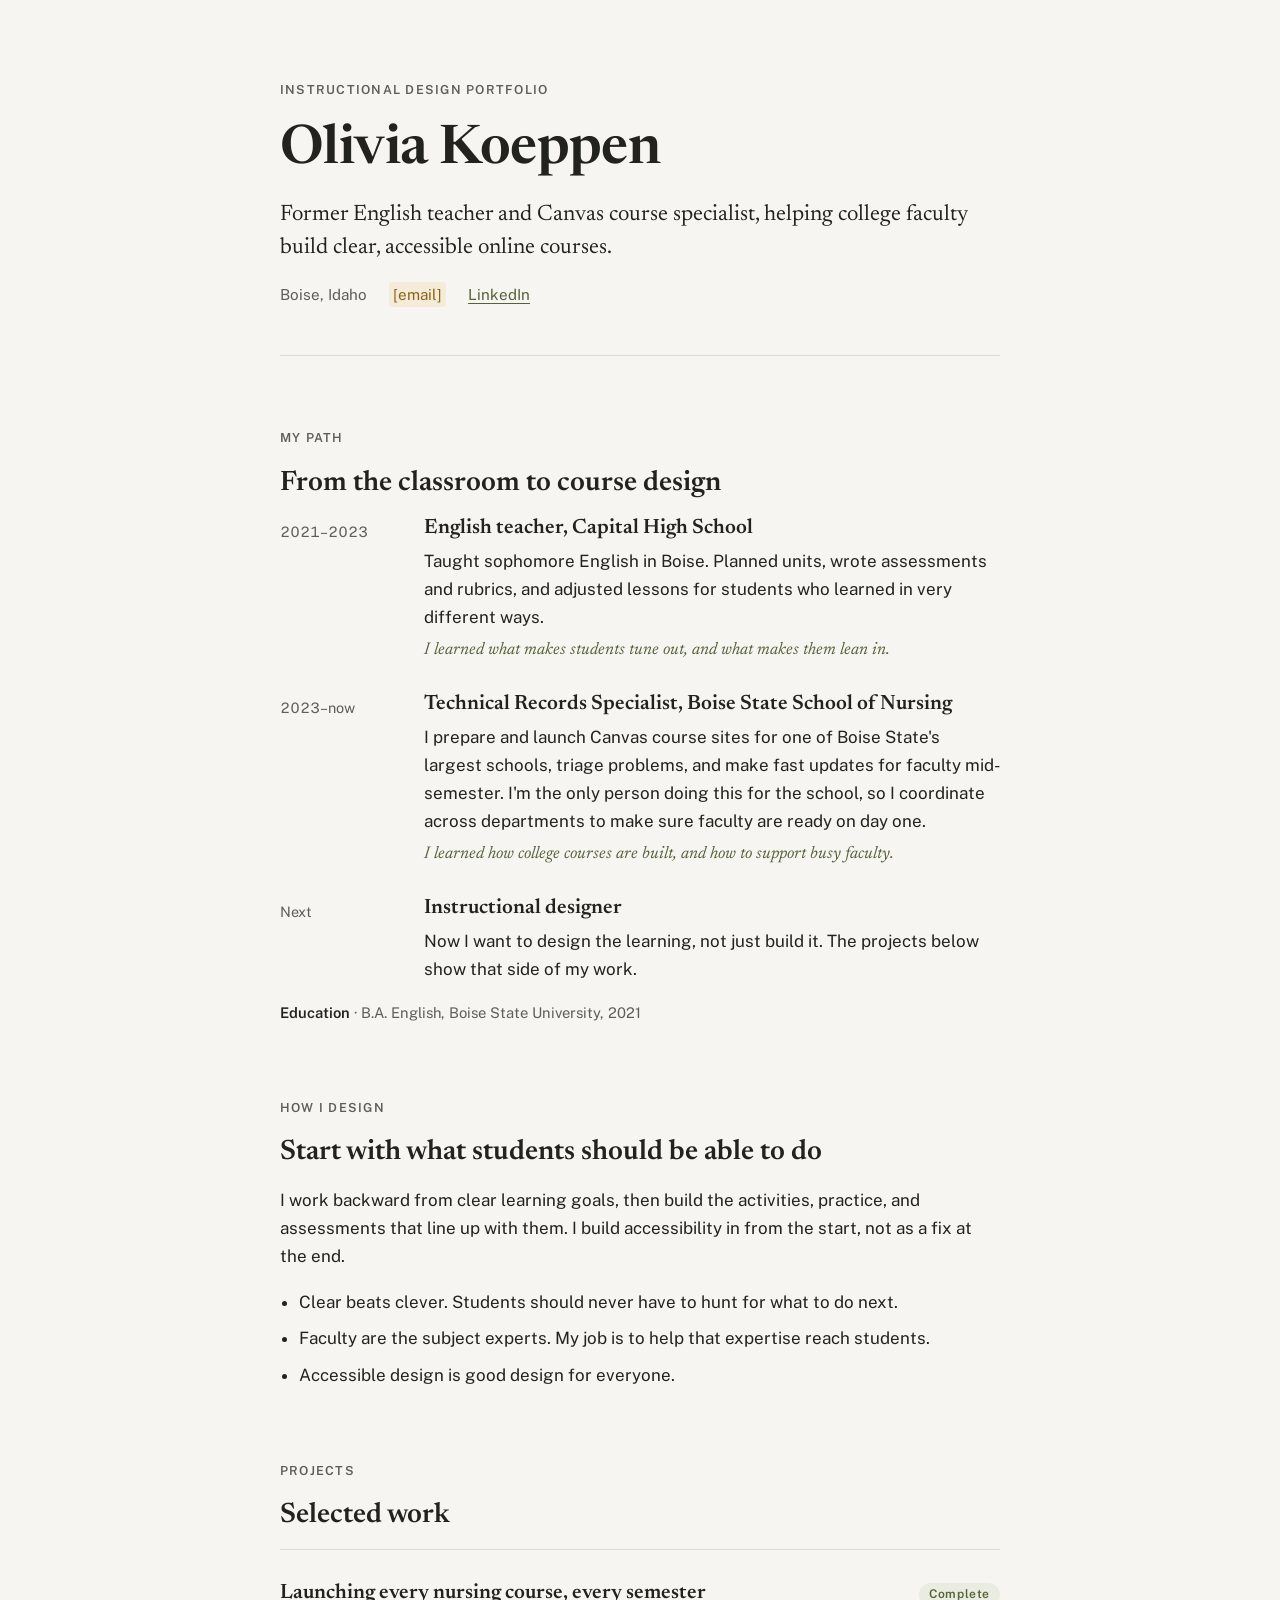
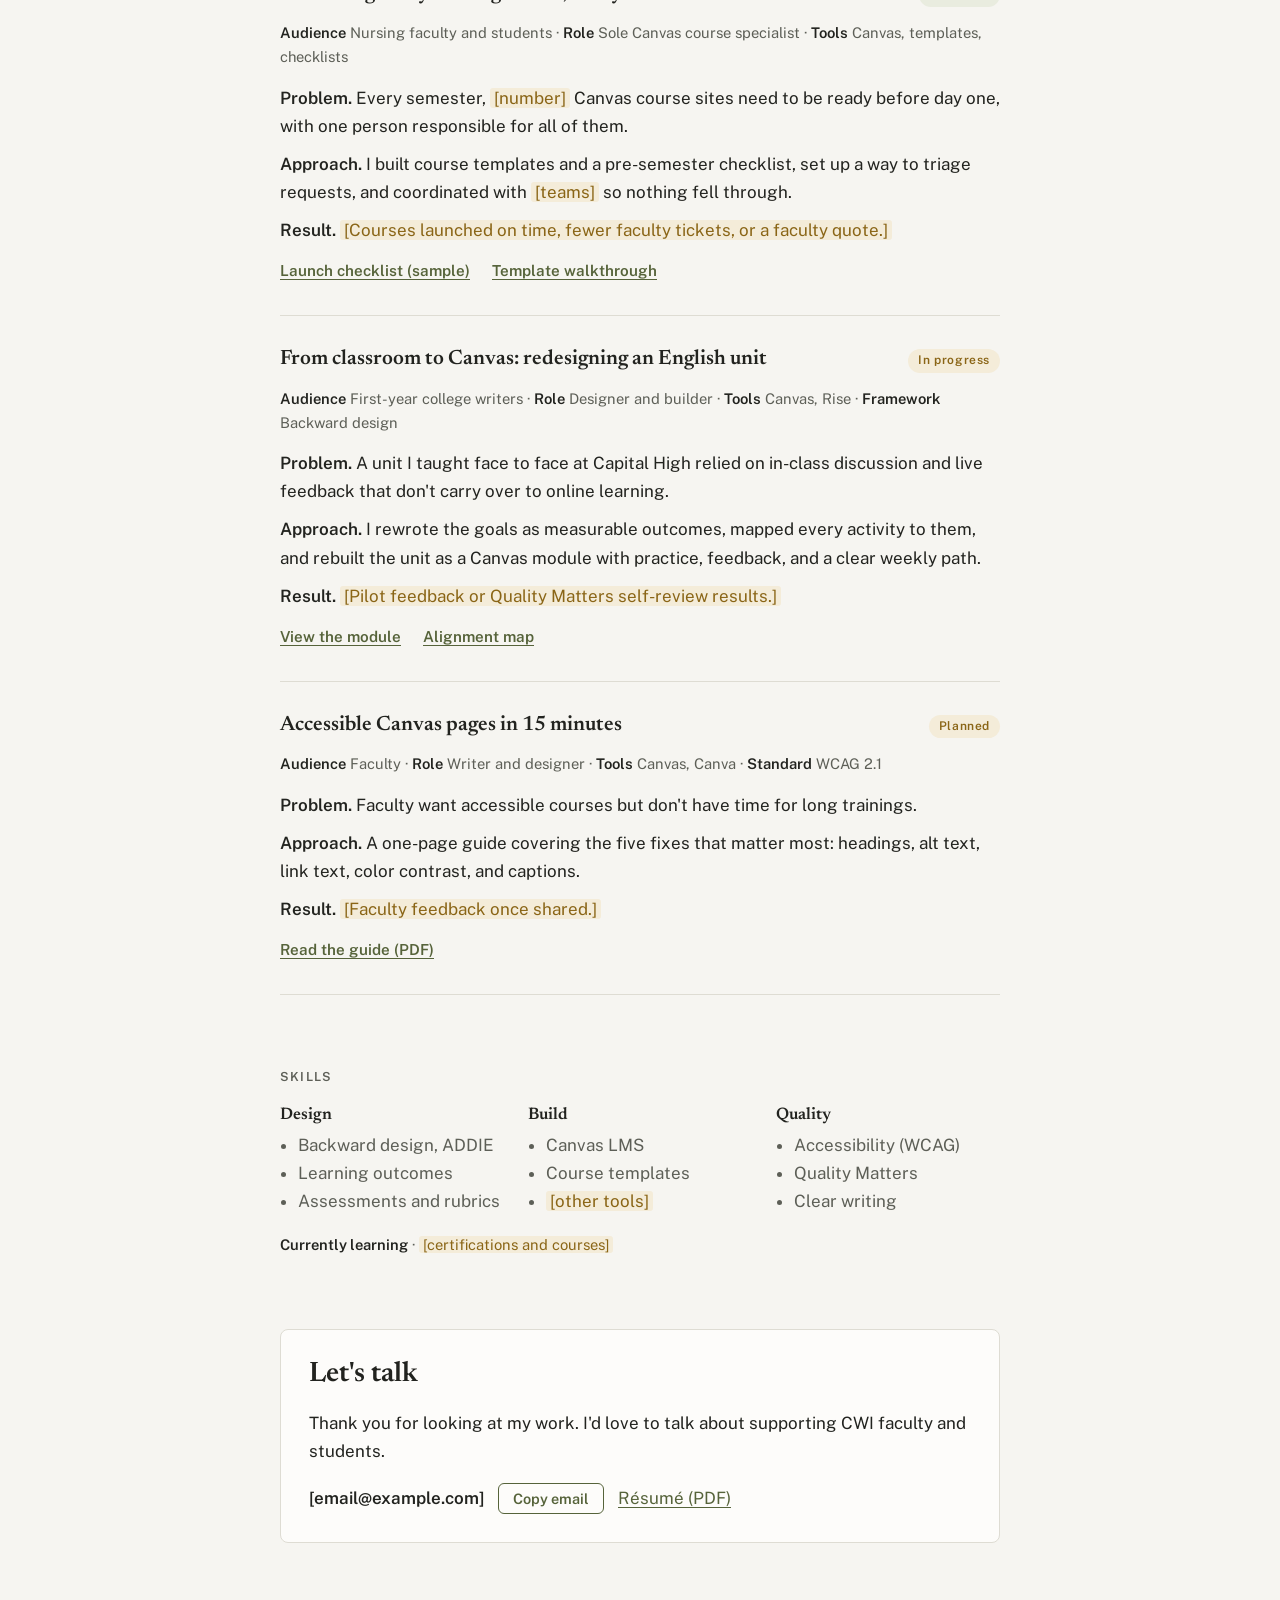
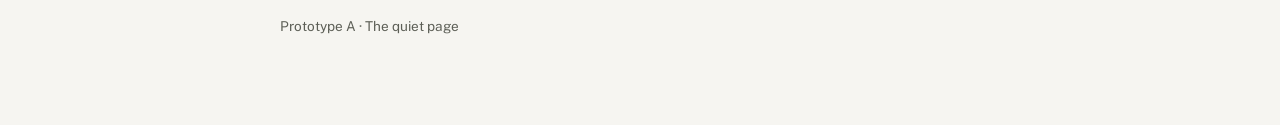
<file: prototypes/a-quiet.html>
<!doctype html>
<html lang="en">
<meta charset="utf-8">
<meta name="viewport" content="width=device-width, initial-scale=1">
<title>Olivia Koeppen Portfolio · A</title>
<meta name="robots" content="noindex, nofollow">
<!-- Prototype A: The quiet page. One column, reading-first. -->
<link rel="preconnect" href="https://fonts.googleapis.com">
<link rel="preconnect" href="https://fonts.gstatic.com" crossorigin>
<link rel="stylesheet" href="https://fonts.googleapis.com/css2?family=Newsreader:opsz,wght@6..72,500;6..72,600&family=Public+Sans:wght@400;600&display=swap">
<style>
  :root {
    --bg: #f6f5f1; --surface: #fdfcfa; --ink: #22231f; --muted: #5d5f57; --line: #dedcd3;
    --accent: #56633a; --accent-soft: #e9ecdf; --warn: #8a6516; --warn-soft: #f4ecd9;
    --serif: "Newsreader", Georgia, serif; --sans: "Public Sans", "Segoe UI", system-ui, sans-serif;
  }
  @media (prefers-color-scheme: dark) { :root:not([data-theme="light"]) {
    color-scheme: dark; --bg: #171814; --surface: #1f201b; --ink: #e8e8e1; --muted: #a4a69b; --line: #33352d;
    --accent: #b3c28c; --accent-soft: #283020; --warn: #dcb35f; --warn-soft: #332a17; } }
  :root[data-theme="dark"] {
    color-scheme: dark; --bg: #171814; --surface: #1f201b; --ink: #e8e8e1; --muted: #a4a69b; --line: #33352d;
    --accent: #b3c28c; --accent-soft: #283020; --warn: #dcb35f; --warn-soft: #332a17; }

  body { background: var(--bg); color: var(--ink); font: 17px/1.65 var(--sans); padding-inline: 20px; }
  main { max-width: 720px; margin: 0 auto; padding-block: 72px 80px; display: grid; gap: 72px; }
  h1, h2, h3 { font-family: var(--serif); font-weight: 600; line-height: 1.15; margin: 0; text-wrap: balance; }
  h1 { font-size: clamp(2.4rem, 7vw, 3.4rem); letter-spacing: -.01em; }
  h2 { font-size: 1.75rem; }
  h3 { font-size: 1.3rem; }
  p { margin: 0; }
  a { color: var(--accent); text-underline-offset: 3px; }
  a:focus-visible, button:focus-visible { outline: 2px solid var(--accent); outline-offset: 3px; }
  section, header { display: grid; gap: 18px; }
  .label { font-size: .78rem; font-weight: 600; letter-spacing: .1em; text-transform: uppercase; color: var(--muted); }
  .lede { font-family: var(--serif); font-size: 1.4rem; line-height: 1.45; color: var(--ink); }
  .meta { display: flex; flex-wrap: wrap; gap: 6px 22px; color: var(--muted); font-size: .95rem; }
  header { padding-bottom: 48px; border-bottom: 1px solid var(--line); }

  .path { list-style: none; padding: 0; margin: 0; display: grid; gap: 28px; }
  .path li { display: grid; grid-template-columns: 7.5rem 1fr; gap: 4px 24px; }
  .path .when { color: var(--muted); font-size: .9rem; font-variant-numeric: tabular-nums; padding-top: 3px; }
  .path .body { display: grid; gap: 6px; }
  .path .quote { font-family: var(--serif); font-style: italic; color: var(--accent); }
  @media (max-width: 520px) { .path li { grid-template-columns: 1fr; } }

  .beliefs { margin: 0; padding-left: 1.2rem; display: grid; gap: 8px; }

  .project { display: grid; gap: 14px; padding-block: 32px; border-top: 1px solid var(--line); }
  .project:last-child { border-bottom: 1px solid var(--line); }
  .top { display: flex; flex-wrap: wrap; justify-content: space-between; gap: 8px 16px; align-items: baseline; }
  .pill { font-size: .75rem; font-weight: 600; letter-spacing: .05em; padding: 2px 10px; border-radius: 999px; }
  .done { background: var(--accent-soft); color: var(--accent); }
  .planned { background: var(--warn-soft); color: var(--warn); }
  .facts { color: var(--muted); font-size: .92rem; }
  .facts b { color: var(--ink); font-weight: 600; }
  .case { display: grid; gap: 10px; }
  .case p b { font-weight: 600; }
  .links { display: flex; flex-wrap: wrap; gap: 8px 22px; font-weight: 600; font-size: .95rem; }

  .cols { display: grid; grid-template-columns: repeat(auto-fit, minmax(190px, 1fr)); gap: 24px; }
  .cols ul { margin: 6px 0 0; padding-left: 1.1rem; color: var(--muted); }
  .cols h3 { font-size: 1.05rem; }

  .contact { background: var(--surface); border: 1px solid var(--line); border-radius: 8px; padding: 28px; }
  .row { display: flex; flex-wrap: wrap; gap: 10px 14px; align-items: center; }
  .email { font-weight: 600; user-select: all; }
  button { font: 600 .9rem var(--sans); padding: 6px 14px; border-radius: 6px; border: 1px solid var(--accent); background: transparent; color: var(--accent); cursor: pointer; }
  .ph { background: var(--warn-soft); color: var(--warn); padding: 0 4px; border-radius: 3px; }
  footer { color: var(--muted); font-size: .85rem; }
</style>

<main>
  <header>
    <span class="label">Instructional Design Portfolio</span>
    <h1>Olivia Koeppen</h1>
    <p class="lede">Former English teacher and Canvas course specialist, helping college faculty build clear, accessible online courses.</p>
    <div class="meta"><span>Boise, Idaho</span><span class="ph">[email]</span><a href="#">LinkedIn</a></div>
  </header>

  <section>
    <span class="label">My path</span>
    <h2>From the classroom to course design</h2>
    <ol class="path">
      <li><span class="when">2021–2023</span><div class="body">
        <h3>English teacher, Capital High School</h3>
        <p>Taught sophomore English in Boise. Planned units, wrote assessments and rubrics, and adjusted lessons for students who learned in very different ways.</p>
        <p class="quote">I learned what makes students tune out, and what makes them lean in.</p></div></li>
      <li><span class="when">2023–now</span><div class="body">
        <h3>Technical Records Specialist, Boise State School of Nursing</h3>
        <p>I prepare and launch Canvas course sites for one of Boise State's largest schools, triage problems, and make fast updates for faculty mid-semester. I'm the only person doing this for the school, so I coordinate across departments to make sure faculty are ready on day one.</p>
        <p class="quote">I learned how college courses are built, and how to support busy faculty.</p></div></li>
      <li><span class="when">Next</span><div class="body">
        <h3>Instructional designer</h3>
        <p>Now I want to design the learning, not just build it. The projects below show that side of my work.</p></div></li>
    </ol>
    <p class="facts"><b>Education</b> · B.A. English, Boise State University, 2021</p>
  </section>

  <section>
    <span class="label">How I design</span>
    <h2>Start with what students should be able to do</h2>
    <p>I work backward from clear learning goals, then build the activities, practice, and assessments that line up with them. I build accessibility in from the start, not as a fix at the end.</p>
    <ul class="beliefs">
      <li>Clear beats clever. Students should never have to hunt for what to do next.</li>
      <li>Faculty are the subject experts. My job is to help that expertise reach students.</li>
      <li>Accessible design is good design for everyone.</li>
    </ul>
  </section>

  <section>
    <span class="label">Projects</span>
    <h2>Selected work</h2>
    <div>
      <article class="project">
        <div class="top"><h3>Launching every nursing course, every semester</h3><span class="pill done">Complete</span></div>
        <p class="facts"><b>Audience</b> Nursing faculty and students · <b>Role</b> Sole Canvas course specialist · <b>Tools</b> Canvas, templates, checklists</p>
        <div class="case">
          <p><b>Problem.</b> Every semester, <span class="ph">[number]</span> Canvas course sites need to be ready before day one, with one person responsible for all of them.</p>
          <p><b>Approach.</b> I built course templates and a pre-semester checklist, set up a way to triage requests, and coordinated with <span class="ph">[teams]</span> so nothing fell through.</p>
          <p><b>Result.</b> <span class="ph">[Courses launched on time, fewer faculty tickets, or a faculty quote.]</span></p>
        </div>
        <div class="links"><a href="#">Launch checklist (sample)</a><a href="#">Template walkthrough</a></div>
      </article>
      <article class="project">
        <div class="top"><h3>From classroom to Canvas: redesigning an English unit</h3><span class="pill planned">In progress</span></div>
        <p class="facts"><b>Audience</b> First-year college writers · <b>Role</b> Designer and builder · <b>Tools</b> Canvas, Rise · <b>Framework</b> Backward design</p>
        <div class="case">
          <p><b>Problem.</b> A unit I taught face to face at Capital High relied on in-class discussion and live feedback that don't carry over to online learning.</p>
          <p><b>Approach.</b> I rewrote the goals as measurable outcomes, mapped every activity to them, and rebuilt the unit as a Canvas module with practice, feedback, and a clear weekly path.</p>
          <p><b>Result.</b> <span class="ph">[Pilot feedback or Quality Matters self-review results.]</span></p>
        </div>
        <div class="links"><a href="#">View the module</a><a href="#">Alignment map</a></div>
      </article>
      <article class="project">
        <div class="top"><h3>Accessible Canvas pages in 15 minutes</h3><span class="pill planned">Planned</span></div>
        <p class="facts"><b>Audience</b> Faculty · <b>Role</b> Writer and designer · <b>Tools</b> Canvas, Canva · <b>Standard</b> WCAG 2.1</p>
        <div class="case">
          <p><b>Problem.</b> Faculty want accessible courses but don't have time for long trainings.</p>
          <p><b>Approach.</b> A one-page guide covering the five fixes that matter most: headings, alt text, link text, color contrast, and captions.</p>
          <p><b>Result.</b> <span class="ph">[Faculty feedback once shared.]</span></p>
        </div>
        <div class="links"><a href="#">Read the guide (PDF)</a></div>
      </article>
    </div>
  </section>

  <section>
    <span class="label">Skills</span>
    <div class="cols">
      <div><h3>Design</h3><ul><li>Backward design, ADDIE</li><li>Learning outcomes</li><li>Assessments and rubrics</li></ul></div>
      <div><h3>Build</h3><ul><li>Canvas LMS</li><li>Course templates</li><li><span class="ph">[other tools]</span></li></ul></div>
      <div><h3>Quality</h3><ul><li>Accessibility (WCAG)</li><li>Quality Matters</li><li>Clear writing</li></ul></div>
    </div>
    <p class="facts"><b>Currently learning</b> · <span class="ph">[certifications and courses]</span></p>
  </section>

  <section class="contact">
    <h2>Let's talk</h2>
    <p>Thank you for looking at my work. I'd love to talk about supporting CWI faculty and students.</p>
    <div class="row"><span class="email" id="email">[email@example.com]</span><button type="button" id="copy">Copy email</button><a href="#">Résumé (PDF)</a></div>
  </section>
  <footer>Prototype A · The quiet page</footer>
</main>
<script>
document.getElementById('copy').addEventListener('click', function () {
  var b = this, t = document.getElementById('email').textContent;
  function sel(){ var r=document.createRange(); r.selectNodeContents(document.getElementById('email')); var s=getSelection(); s.removeAllRanges(); s.addRange(r); b.textContent='Selected'; }
  try { navigator.clipboard.writeText(t).then(function(){ b.textContent='Copied'; }, sel); } catch(e){ sel(); }
});
</script>
</file>
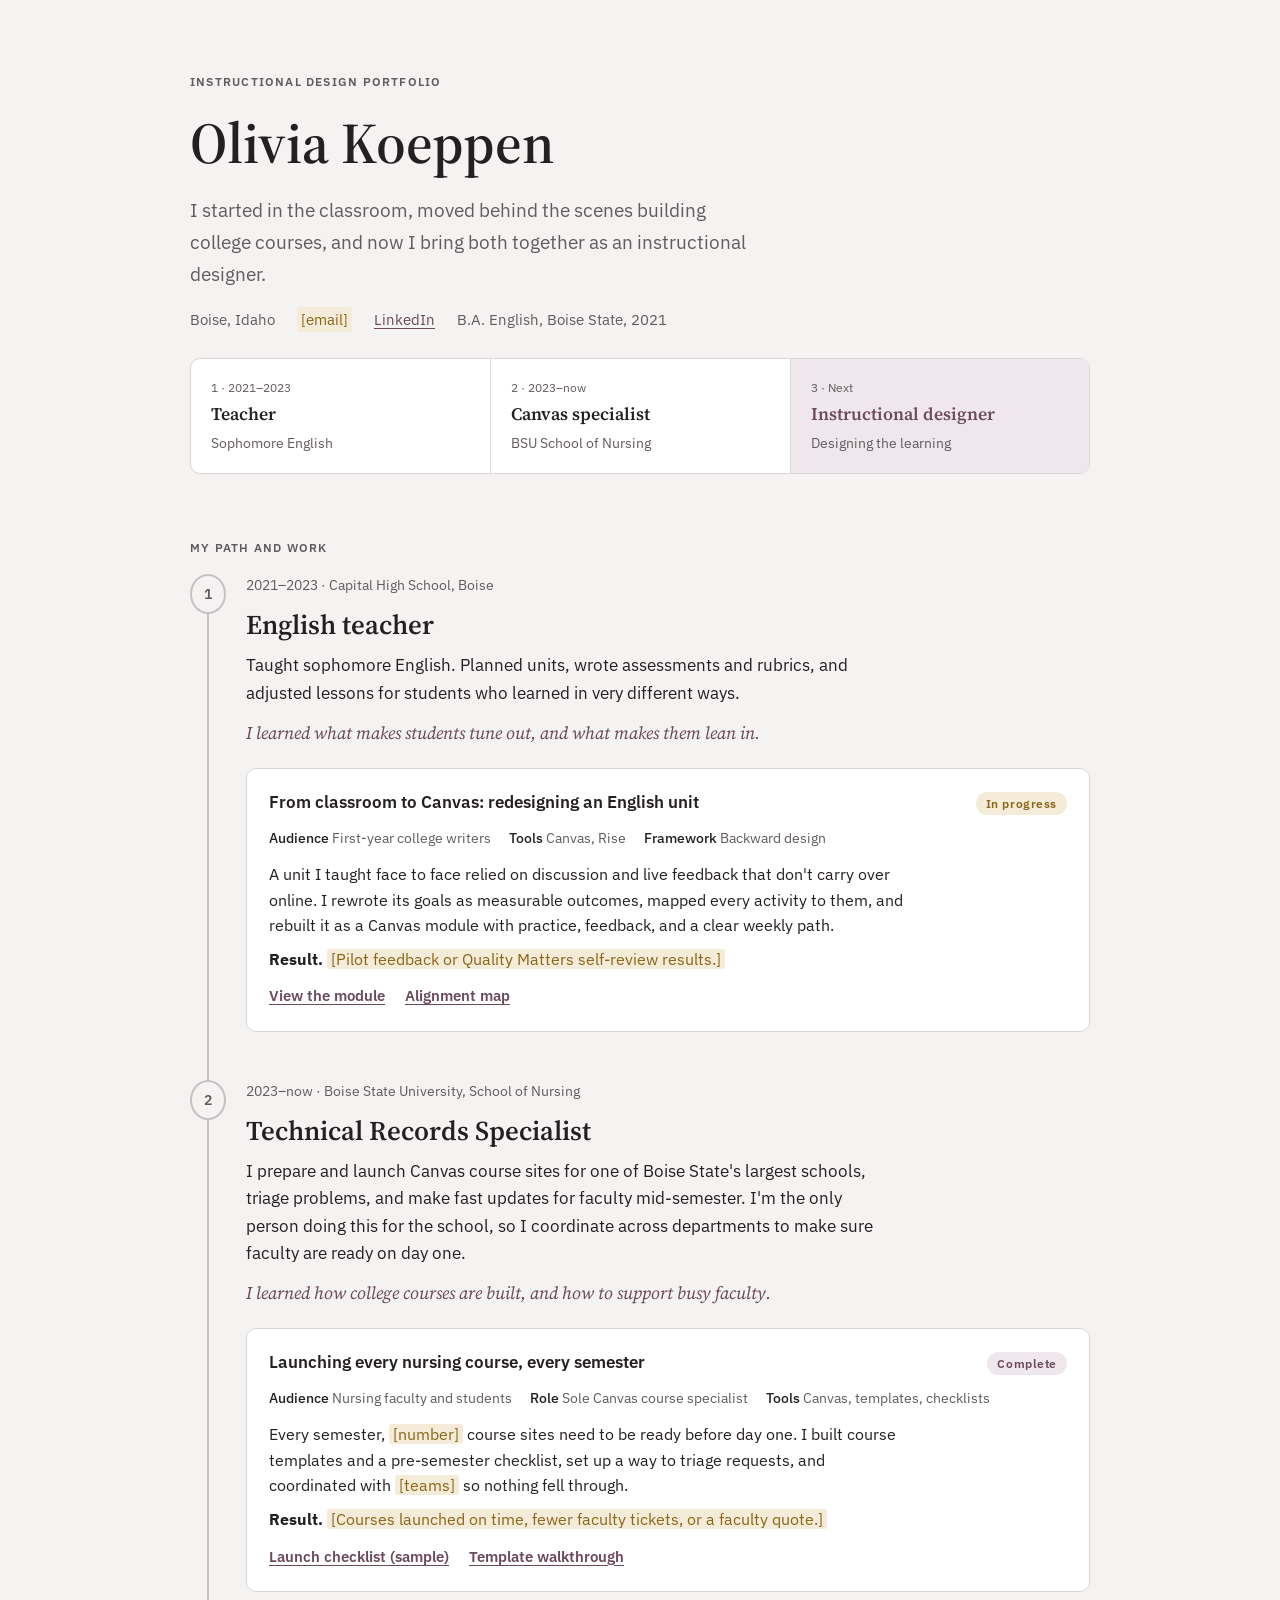
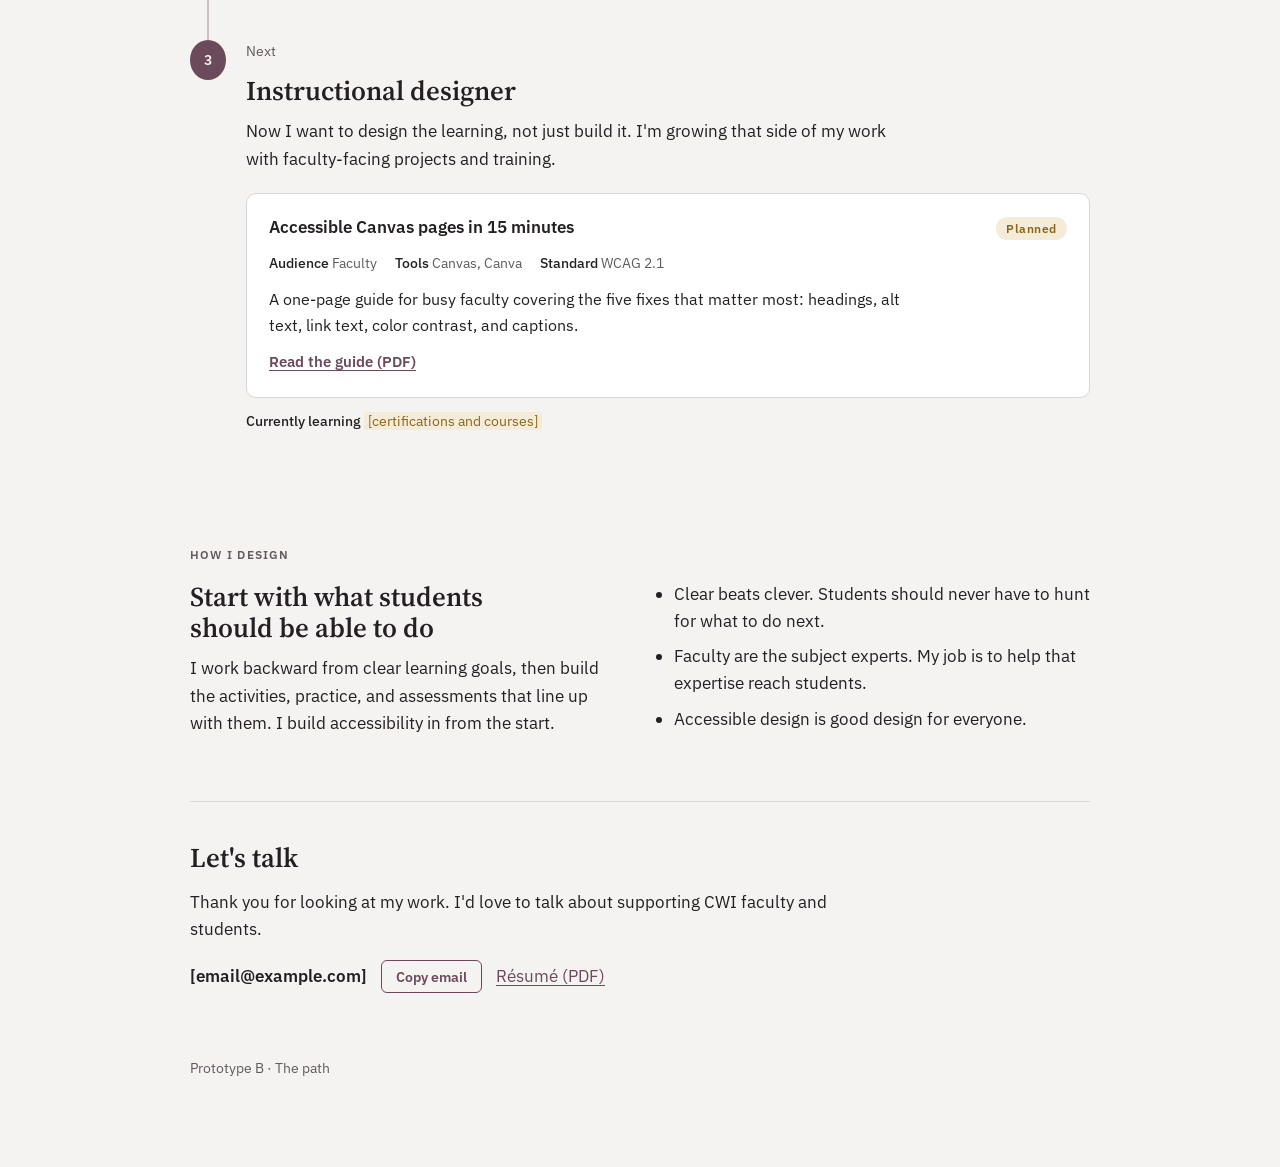
<file: prototypes/b-path.html>
<!doctype html>
<html lang="en">
<meta charset="utf-8">
<meta name="viewport" content="width=device-width, initial-scale=1">
<title>Olivia Koeppen Portfolio · B</title>
<meta name="robots" content="noindex, nofollow">
<!-- Prototype B: The path. The career timeline is the backbone; projects hang off the step they came from. -->
<link rel="preconnect" href="https://fonts.googleapis.com">
<link rel="preconnect" href="https://fonts.gstatic.com" crossorigin>
<link rel="stylesheet" href="https://fonts.googleapis.com/css2?family=Source+Serif+4:opsz,wght@8..60,500;8..60,600&family=IBM+Plex+Sans:wght@400;500;600&display=swap">
<style>
  :root {
    --bg: #f4f3f1; --surface: #ffffff; --ink: #241f22; --muted: #625a5e; --line: #dcd7d8;
    --accent: #6b4a5b; --accent-soft: #efe7eb; --rail: #c9bfc4; --warn: #8a6516; --warn-soft: #f4ecd9;
    --serif: "Source Serif 4", Georgia, serif; --sans: "IBM Plex Sans", "Segoe UI", system-ui, sans-serif;
  }
  @media (prefers-color-scheme: dark) { :root:not([data-theme="light"]) {
    color-scheme: dark; --bg: #18161a; --surface: #211e22; --ink: #ece8ea; --muted: #aba2a7; --line: #38323a;
    --accent: #d2a9bd; --accent-soft: #34262e; --rail: #4a4047; --warn: #dcb35f; --warn-soft: #332a17; } }
  :root[data-theme="dark"] {
    color-scheme: dark; --bg: #18161a; --surface: #211e22; --ink: #ece8ea; --muted: #aba2a7; --line: #38323a;
    --accent: #d2a9bd; --accent-soft: #34262e; --rail: #4a4047; --warn: #dcb35f; --warn-soft: #332a17; }

  body { background: var(--bg); color: var(--ink); font: 16.5px/1.65 var(--sans); padding-inline: 20px; }
  main { max-width: 900px; margin: 0 auto; padding-block: 64px 80px; display: grid; gap: 64px; }
  h1, h2, h3 { font-family: var(--serif); font-weight: 600; line-height: 1.15; margin: 0; text-wrap: balance; }
  h1 { font-size: clamp(2.4rem, 6.5vw, 3.6rem); }
  h2 { font-size: 1.7rem; }
  h3 { font-size: 1.25rem; }
  p { margin: 0; max-width: 64ch; }
  a { color: var(--accent); text-underline-offset: 3px; }
  a:focus-visible, button:focus-visible { outline: 2px solid var(--accent); outline-offset: 3px; }
  .label { font-size: .76rem; font-weight: 600; letter-spacing: .1em; text-transform: uppercase; color: var(--muted); }
  .ph { background: var(--warn-soft); color: var(--warn); padding: 0 4px; border-radius: 3px; }

  header { display: grid; gap: 18px; }
  .lede { font-size: 1.2rem; color: var(--muted); max-width: 52ch; }
  .meta { display: flex; flex-wrap: wrap; gap: 6px 22px; font-size: .95rem; color: var(--muted); }

  /* Stepper summary */
  .steps { list-style: none; margin: 8px 0 0; padding: 0; display: grid; grid-template-columns: repeat(3, 1fr); border: 1px solid var(--line); border-radius: 10px; background: var(--surface); overflow: hidden; }
  .steps li { padding: 18px 20px; display: grid; gap: 2px; border-left: 1px solid var(--line); }
  .steps li:first-child { border-left: 0; }
  .steps .n { font-size: .78rem; color: var(--muted); font-variant-numeric: tabular-nums; }
  .steps b { font-family: var(--serif); font-size: 1.1rem; font-weight: 600; }
  .steps span:last-child { font-size: .9rem; color: var(--muted); }
  .steps li.next { background: var(--accent-soft); }
  .steps li.next b { color: var(--accent); }
  @media (max-width: 640px) { .steps { grid-template-columns: 1fr; } .steps li { border-left: 0; border-top: 1px solid var(--line); } .steps li:first-child { border-top: 0; } }

  /* Timeline */
  .timeline { display: grid; gap: 0; }
  .stage { display: grid; grid-template-columns: 2.25rem 1fr; gap: 0 20px; }
  .rail { position: relative; display: flex; justify-content: center; }
  .rail::before { content: ""; position: absolute; top: 0; bottom: 0; width: 2px; background: var(--rail); }
  .stage:first-child .rail::before { top: 14px; }
  .stage:last-child .rail::before { bottom: auto; height: 14px; }
  .dot { position: relative; width: 2.25rem; height: 2.25rem; border-radius: 50%; background: var(--bg); border: 2px solid var(--rail); display: grid; place-items: center; font: 600 .9rem var(--sans); color: var(--muted); }
  .stage.next .dot { border-color: var(--accent); background: var(--accent); color: var(--bg); }
  .content { padding-bottom: 48px; display: grid; gap: 12px; }
  .when { font-size: .88rem; color: var(--muted); font-variant-numeric: tabular-nums; }
  .quote { font-family: var(--serif); font-style: italic; font-size: 1.1rem; color: var(--accent); }

  .project { margin-top: 8px; background: var(--surface); border: 1px solid var(--line); border-radius: 10px; padding: 22px; display: grid; gap: 12px; }
  .project .top { display: flex; flex-wrap: wrap; justify-content: space-between; gap: 6px 14px; align-items: baseline; }
  .project h4 { margin: 0; font: 600 1.05rem var(--sans); }
  .pill { font-size: .72rem; font-weight: 600; letter-spacing: .05em; padding: 2px 10px; border-radius: 999px; white-space: nowrap; }
  .done { background: var(--accent-soft); color: var(--accent); }
  .planned { background: var(--warn-soft); color: var(--warn); }
  .facts { display: flex; flex-wrap: wrap; gap: 4px 18px; font-size: .88rem; color: var(--muted); }
  .facts b { color: var(--ink); font-weight: 500; }
  .case { display: grid; gap: 8px; font-size: .97rem; }
  .links { display: flex; flex-wrap: wrap; gap: 6px 20px; font-weight: 600; font-size: .92rem; }

  .how { display: grid; grid-template-columns: 1fr 1fr; gap: 32px; align-items: start; }
  .how ul { margin: 0; padding-left: 1.1rem; display: grid; gap: 8px; }
  @media (max-width: 640px) { .how { grid-template-columns: 1fr; } }
  section { display: grid; gap: 16px; }

  .contact { border-top: 1px solid var(--line); padding-top: 40px; }
  .row { display: flex; flex-wrap: wrap; gap: 10px 14px; align-items: center; }
  .email { font-weight: 600; user-select: all; }
  button { font: 600 .9rem var(--sans); padding: 6px 14px; border-radius: 6px; border: 1px solid var(--accent); background: transparent; color: var(--accent); cursor: pointer; }
  footer { color: var(--muted); font-size: .85rem; }
</style>

<main>
  <header>
    <span class="label">Instructional Design Portfolio</span>
    <h1>Olivia Koeppen</h1>
    <p class="lede">I started in the classroom, moved behind the scenes building college courses, and now I bring both together as an instructional designer.</p>
    <div class="meta"><span>Boise, Idaho</span><span class="ph">[email]</span><a href="#">LinkedIn</a><span>B.A. English, Boise State, 2021</span></div>
    <ol class="steps" aria-label="Career path summary">
      <li><span class="n">1 · 2021–2023</span><b>Teacher</b><span>Sophomore English</span></li>
      <li><span class="n">2 · 2023–now</span><b>Canvas specialist</b><span>BSU School of Nursing</span></li>
      <li class="next"><span class="n">3 · Next</span><b>Instructional designer</b><span>Designing the learning</span></li>
    </ol>
  </header>

  <section>
    <span class="label">My path and work</span>
    <div class="timeline">

      <div class="stage">
        <div class="rail"><span class="dot">1</span></div>
        <div class="content">
          <span class="when">2021–2023 · Capital High School, Boise</span>
          <h2>English teacher</h2>
          <p>Taught sophomore English. Planned units, wrote assessments and rubrics, and adjusted lessons for students who learned in very different ways.</p>
          <p class="quote">I learned what makes students tune out, and what makes them lean in.</p>
          <article class="project">
            <div class="top"><h4>From classroom to Canvas: redesigning an English unit</h4><span class="pill planned">In progress</span></div>
            <div class="facts"><span><b>Audience</b> First-year college writers</span><span><b>Tools</b> Canvas, Rise</span><span><b>Framework</b> Backward design</span></div>
            <div class="case">
              <p>A unit I taught face to face relied on discussion and live feedback that don't carry over online. I rewrote its goals as measurable outcomes, mapped every activity to them, and rebuilt it as a Canvas module with practice, feedback, and a clear weekly path.</p>
              <p><b>Result.</b> <span class="ph">[Pilot feedback or Quality Matters self-review results.]</span></p>
            </div>
            <div class="links"><a href="#">View the module</a><a href="#">Alignment map</a></div>
          </article>
        </div>
      </div>

      <div class="stage">
        <div class="rail"><span class="dot">2</span></div>
        <div class="content">
          <span class="when">2023–now · Boise State University, School of Nursing</span>
          <h2>Technical Records Specialist</h2>
          <p>I prepare and launch Canvas course sites for one of Boise State's largest schools, triage problems, and make fast updates for faculty mid-semester. I'm the only person doing this for the school, so I coordinate across departments to make sure faculty are ready on day one.</p>
          <p class="quote">I learned how college courses are built, and how to support busy faculty.</p>
          <article class="project">
            <div class="top"><h4>Launching every nursing course, every semester</h4><span class="pill done">Complete</span></div>
            <div class="facts"><span><b>Audience</b> Nursing faculty and students</span><span><b>Role</b> Sole Canvas course specialist</span><span><b>Tools</b> Canvas, templates, checklists</span></div>
            <div class="case">
              <p>Every semester, <span class="ph">[number]</span> course sites need to be ready before day one. I built course templates and a pre-semester checklist, set up a way to triage requests, and coordinated with <span class="ph">[teams]</span> so nothing fell through.</p>
              <p><b>Result.</b> <span class="ph">[Courses launched on time, fewer faculty tickets, or a faculty quote.]</span></p>
            </div>
            <div class="links"><a href="#">Launch checklist (sample)</a><a href="#">Template walkthrough</a></div>
          </article>
        </div>
      </div>

      <div class="stage next">
        <div class="rail"><span class="dot">3</span></div>
        <div class="content">
          <span class="when">Next</span>
          <h2>Instructional designer</h2>
          <p>Now I want to design the learning, not just build it. I'm growing that side of my work with faculty-facing projects and training.</p>
          <article class="project">
            <div class="top"><h4>Accessible Canvas pages in 15 minutes</h4><span class="pill planned">Planned</span></div>
            <div class="facts"><span><b>Audience</b> Faculty</span><span><b>Tools</b> Canvas, Canva</span><span><b>Standard</b> WCAG 2.1</span></div>
            <div class="case"><p>A one-page guide for busy faculty covering the five fixes that matter most: headings, alt text, link text, color contrast, and captions.</p></div>
            <div class="links"><a href="#">Read the guide (PDF)</a></div>
          </article>
          <p class="facts"><span><b>Currently learning</b> <span class="ph">[certifications and courses]</span></span></p>
        </div>
      </div>

    </div>
  </section>

  <section>
    <span class="label">How I design</span>
    <div class="how">
      <div style="display:grid;gap:12px">
        <h2>Start with what students should be able to do</h2>
        <p>I work backward from clear learning goals, then build the activities, practice, and assessments that line up with them. I build accessibility in from the start.</p>
      </div>
      <ul>
        <li>Clear beats clever. Students should never have to hunt for what to do next.</li>
        <li>Faculty are the subject experts. My job is to help that expertise reach students.</li>
        <li>Accessible design is good design for everyone.</li>
      </ul>
    </div>
  </section>

  <section class="contact">
    <h2>Let's talk</h2>
    <p>Thank you for looking at my work. I'd love to talk about supporting CWI faculty and students.</p>
    <div class="row"><span class="email" id="email">[email@example.com]</span><button type="button" id="copy">Copy email</button><a href="#">Résumé (PDF)</a></div>
  </section>
  <footer>Prototype B · The path</footer>
</main>
<script>
document.getElementById('copy').addEventListener('click', function () {
  var b = this, t = document.getElementById('email').textContent;
  function sel(){ var r=document.createRange(); r.selectNodeContents(document.getElementById('email')); var s=getSelection(); s.removeAllRanges(); s.addRange(r); b.textContent='Selected'; }
  try { navigator.clipboard.writeText(t).then(function(){ b.textContent='Copied'; }, sel); } catch(e){ sel(); }
});
</script>
</file>
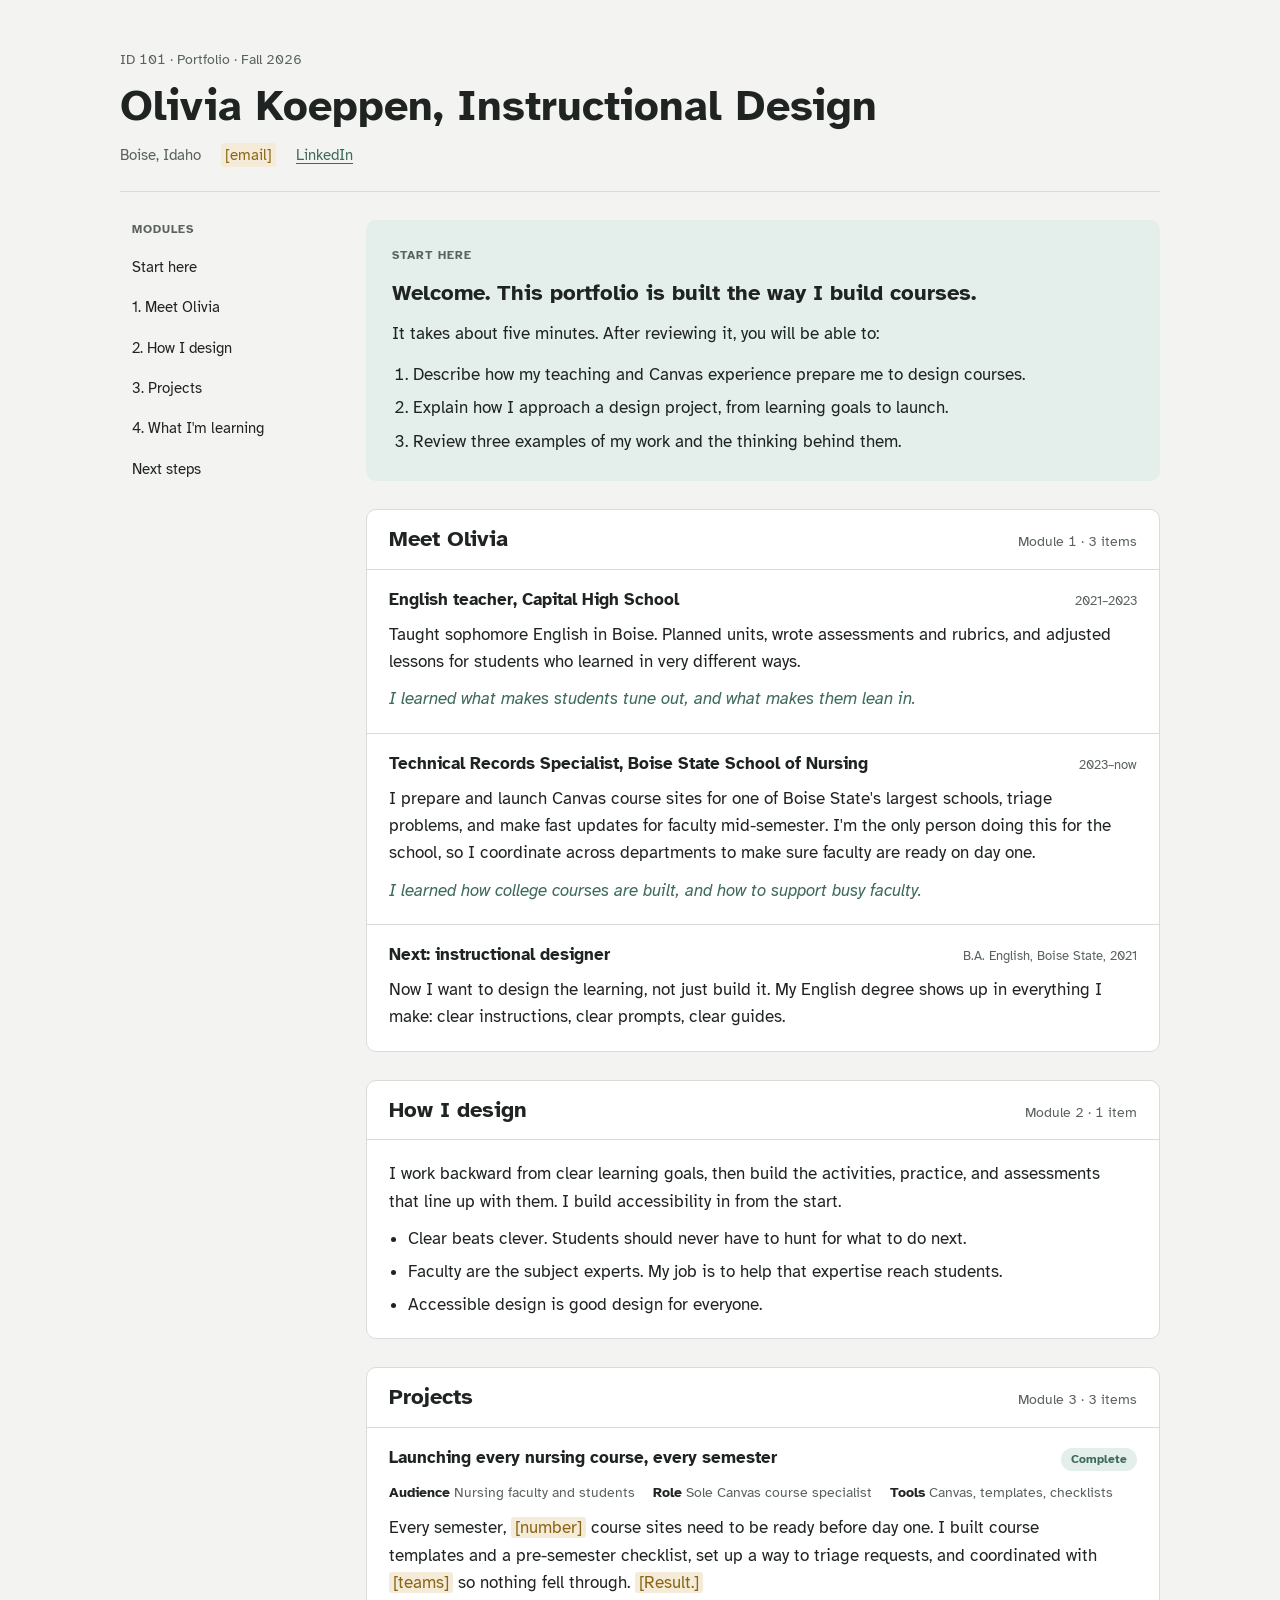
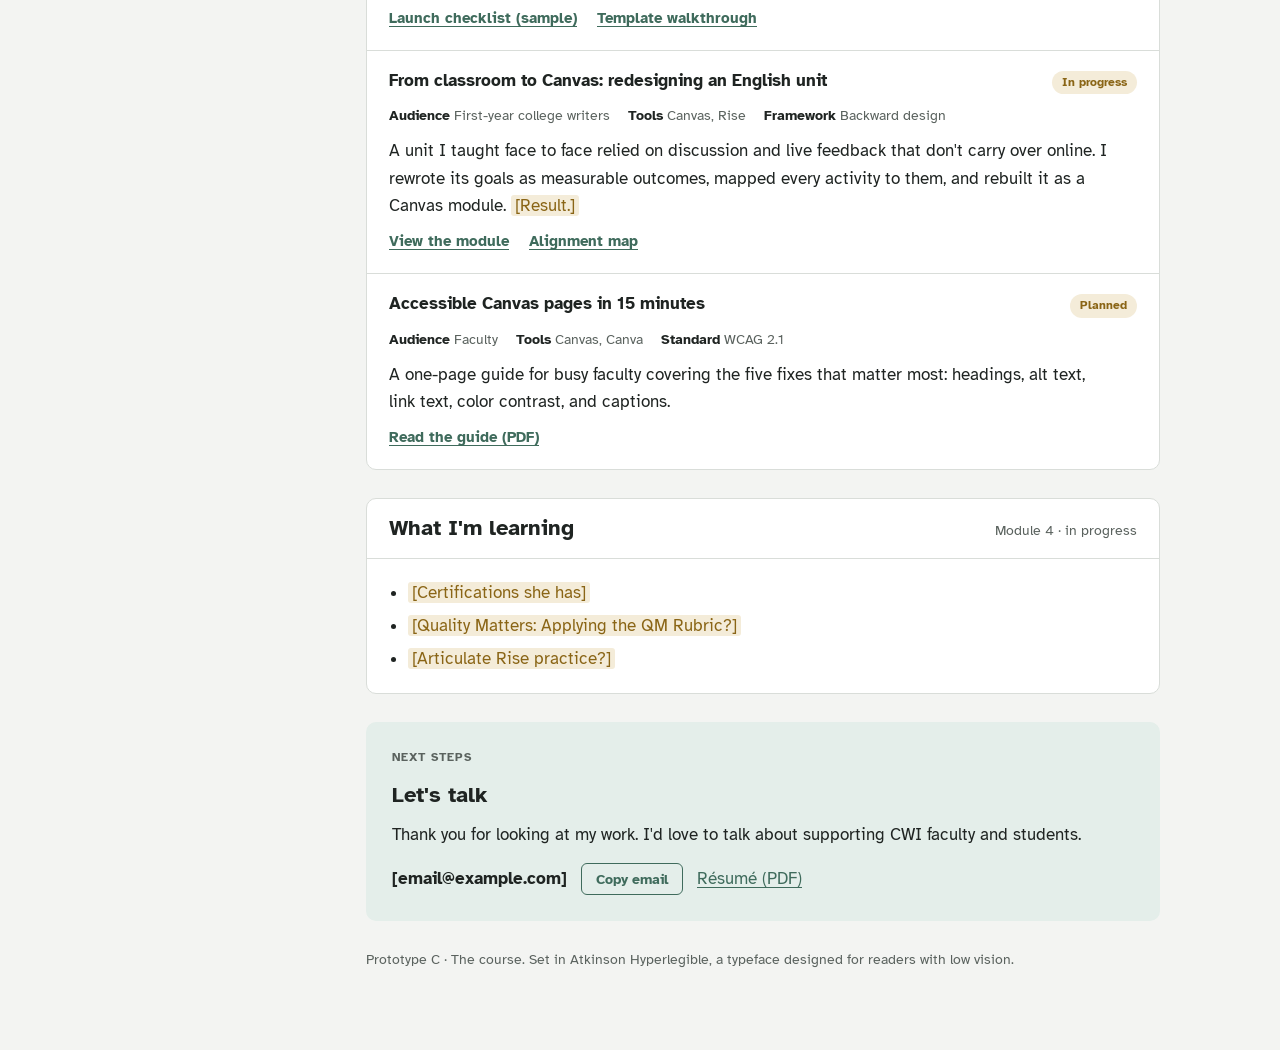
<file: prototypes/c-course.html>
<!doctype html>
<html lang="en">
<meta charset="utf-8">
<meta name="viewport" content="width=device-width, initial-scale=1">
<title>Olivia Koeppen Portfolio · C</title>
<meta name="robots" content="noindex, nofollow">
<!-- Prototype C: The course. Organized like a well-designed online course: welcome, outcomes, modules. -->
<link rel="preconnect" href="https://fonts.googleapis.com">
<link rel="preconnect" href="https://fonts.gstatic.com" crossorigin>
<link rel="stylesheet" href="https://fonts.googleapis.com/css2?family=Atkinson+Hyperlegible:ital,wght@0,400;0,700;1,400&display=swap">
<style>
  :root {
    --bg: #f3f4f2; --surface: #ffffff; --ink: #1f2422; --muted: #5a625e; --line: #d9ddd9;
    --accent: #3f6b5c; --accent-soft: #e4eeea; --warn: #8a6516; --warn-soft: #f4ecd9;
    --font: "Atkinson Hyperlegible", "Segoe UI", system-ui, sans-serif;
  }
  @media (prefers-color-scheme: dark) { :root:not([data-theme="light"]) {
    color-scheme: dark; --bg: #151917; --surface: #1d2220; --ink: #e5eae7; --muted: #a0aaa5; --line: #313936;
    --accent: #8cc4b0; --accent-soft: #1f3129; --warn: #dcb35f; --warn-soft: #332a17; } }
  :root[data-theme="dark"] {
    color-scheme: dark; --bg: #151917; --surface: #1d2220; --ink: #e5eae7; --muted: #a0aaa5; --line: #313936;
    --accent: #8cc4b0; --accent-soft: #1f3129; --warn: #dcb35f; --warn-soft: #332a17; }

  body { background: var(--bg); color: var(--ink); font: 17px/1.6 var(--font); padding-inline: 20px; }
  .shell { max-width: 1040px; margin: 0 auto; padding-block: 40px 72px; display: grid; gap: 28px; }
  h1, h2, h3 { font-weight: 700; line-height: 1.2; margin: 0; text-wrap: balance; }
  h1 { font-size: clamp(2rem, 5vw, 2.7rem); }
  h2 { font-size: 1.35rem; }
  h3 { font-size: 1.08rem; }
  p { margin: 0; max-width: 66ch; }
  a { color: var(--accent); text-underline-offset: 3px; }
  a:focus-visible, button:focus-visible { outline: 2px solid var(--accent); outline-offset: 3px; }
  .label { font-size: .78rem; font-weight: 700; letter-spacing: .08em; text-transform: uppercase; color: var(--muted); }
  .ph { background: var(--warn-soft); color: var(--warn); padding: 0 4px; border-radius: 3px; }

  /* Course header */
  .course-head { display: grid; gap: 10px; padding-bottom: 24px; border-bottom: 1px solid var(--line); }
  .code { font-size: .9rem; color: var(--muted); font-variant-numeric: tabular-nums; }
  .meta { display: flex; flex-wrap: wrap; gap: 4px 20px; color: var(--muted); font-size: .95rem; }

  .layout { display: grid; grid-template-columns: 210px 1fr; gap: 36px; align-items: start; }
  nav.modules { position: sticky; top: calc(env(safe-area-inset-top, 0px) + 20px); display: grid; gap: 2px; font-size: .95rem; }
  nav.modules a { color: var(--ink); text-decoration: none; padding: 7px 12px; border-radius: 6px; }
  nav.modules a:hover { background: var(--accent-soft); color: var(--accent); }
  nav.modules .label { padding: 0 12px 6px; }
  @media (max-width: 760px) {
    .layout { grid-template-columns: 1fr; gap: 20px; }
    nav.modules { position: static; display: flex; flex-wrap: wrap; gap: 4px; }
    nav.modules .label { width: 100%; }
    nav.modules a { border: 1px solid var(--line); padding: 4px 10px; }
  }

  .content { display: grid; gap: 28px; min-width: 0; }
  .welcome { background: var(--accent-soft); border-radius: 10px; padding: 26px; display: grid; gap: 14px; }
  .welcome ol { margin: 0; padding-left: 1.3rem; display: grid; gap: 6px; }

  .module { background: var(--surface); border: 1px solid var(--line); border-radius: 10px; overflow: hidden; }
  .module > header { padding: 16px 22px; border-bottom: 1px solid var(--line); display: flex; flex-wrap: wrap; justify-content: space-between; gap: 4px 16px; align-items: baseline; }
  .module > header .n { font-size: .85rem; color: var(--muted); font-variant-numeric: tabular-nums; }
  .items { display: grid; }
  .item { padding: 20px 22px; display: grid; gap: 10px; border-top: 1px solid var(--line); }
  .item:first-child { border-top: 0; }
  .item .top { display: flex; flex-wrap: wrap; justify-content: space-between; gap: 6px 14px; align-items: baseline; }
  .kind { font-size: .8rem; color: var(--muted); }
  .pill { font-size: .75rem; font-weight: 700; padding: 2px 10px; border-radius: 999px; white-space: nowrap; }
  .done { background: var(--accent-soft); color: var(--accent); }
  .planned { background: var(--warn-soft); color: var(--warn); }
  .facts { display: flex; flex-wrap: wrap; gap: 4px 18px; font-size: .9rem; color: var(--muted); }
  .facts b { color: var(--ink); }
  .links { display: flex; flex-wrap: wrap; gap: 6px 20px; font-weight: 700; font-size: .95rem; }
  .quote { font-style: italic; color: var(--accent); }
  ul.plain { margin: 0; padding-left: 1.2rem; display: grid; gap: 6px; }

  .row { display: flex; flex-wrap: wrap; gap: 10px 14px; align-items: center; }
  .email { font-weight: 700; user-select: all; }
  button { font: 700 .9rem var(--font); padding: 6px 14px; border-radius: 6px; border: 1px solid var(--accent); background: transparent; color: var(--accent); cursor: pointer; }
  footer { color: var(--muted); font-size: .85rem; }
</style>

<div class="shell">
  <header class="course-head">
    <span class="code">ID 101 · Portfolio · Fall 2026</span>
    <h1>Olivia Koeppen, Instructional Design</h1>
    <div class="meta"><span>Boise, Idaho</span><span class="ph">[email]</span><a href="#">LinkedIn</a></div>
  </header>

  <div class="layout">
    <nav class="modules" aria-label="Modules">
      <span class="label">Modules</span>
      <a href="#start">Start here</a>
      <a href="#m1">1. Meet Olivia</a>
      <a href="#m2">2. How I design</a>
      <a href="#m3">3. Projects</a>
      <a href="#m4">4. What I'm learning</a>
      <a href="#next">Next steps</a>
    </nav>

    <div class="content">
      <section class="welcome" id="start">
        <span class="label">Start here</span>
        <h2>Welcome. This portfolio is built the way I build courses.</h2>
        <p>It takes about five minutes. After reviewing it, you will be able to:</p>
        <ol>
          <li>Describe how my teaching and Canvas experience prepare me to design courses.</li>
          <li>Explain how I approach a design project, from learning goals to launch.</li>
          <li>Review three examples of my work and the thinking behind them.</li>
        </ol>
      </section>

      <section class="module" id="m1">
        <header><h2>Meet Olivia</h2><span class="n">Module 1 · 3 items</span></header>
        <div class="items">
          <div class="item"><div class="top"><h3>English teacher, Capital High School</h3><span class="kind">2021–2023</span></div>
            <p>Taught sophomore English in Boise. Planned units, wrote assessments and rubrics, and adjusted lessons for students who learned in very different ways.</p>
            <p class="quote">I learned what makes students tune out, and what makes them lean in.</p></div>
          <div class="item"><div class="top"><h3>Technical Records Specialist, Boise State School of Nursing</h3><span class="kind">2023–now</span></div>
            <p>I prepare and launch Canvas course sites for one of Boise State's largest schools, triage problems, and make fast updates for faculty mid-semester. I'm the only person doing this for the school, so I coordinate across departments to make sure faculty are ready on day one.</p>
            <p class="quote">I learned how college courses are built, and how to support busy faculty.</p></div>
          <div class="item"><div class="top"><h3>Next: instructional designer</h3><span class="kind">B.A. English, Boise State, 2021</span></div>
            <p>Now I want to design the learning, not just build it. My English degree shows up in everything I make: clear instructions, clear prompts, clear guides.</p></div>
        </div>
      </section>

      <section class="module" id="m2">
        <header><h2>How I design</h2><span class="n">Module 2 · 1 item</span></header>
        <div class="items"><div class="item">
          <p>I work backward from clear learning goals, then build the activities, practice, and assessments that line up with them. I build accessibility in from the start.</p>
          <ul class="plain">
            <li>Clear beats clever. Students should never have to hunt for what to do next.</li>
            <li>Faculty are the subject experts. My job is to help that expertise reach students.</li>
            <li>Accessible design is good design for everyone.</li>
          </ul>
        </div></div>
      </section>

      <section class="module" id="m3">
        <header><h2>Projects</h2><span class="n">Module 3 · 3 items</span></header>
        <div class="items">
          <article class="item">
            <div class="top"><h3>Launching every nursing course, every semester</h3><span class="pill done">Complete</span></div>
            <div class="facts"><span><b>Audience</b> Nursing faculty and students</span><span><b>Role</b> Sole Canvas course specialist</span><span><b>Tools</b> Canvas, templates, checklists</span></div>
            <p>Every semester, <span class="ph">[number]</span> course sites need to be ready before day one. I built course templates and a pre-semester checklist, set up a way to triage requests, and coordinated with <span class="ph">[teams]</span> so nothing fell through. <span class="ph">[Result.]</span></p>
            <div class="links"><a href="#">Launch checklist (sample)</a><a href="#">Template walkthrough</a></div>
          </article>
          <article class="item">
            <div class="top"><h3>From classroom to Canvas: redesigning an English unit</h3><span class="pill planned">In progress</span></div>
            <div class="facts"><span><b>Audience</b> First-year college writers</span><span><b>Tools</b> Canvas, Rise</span><span><b>Framework</b> Backward design</span></div>
            <p>A unit I taught face to face relied on discussion and live feedback that don't carry over online. I rewrote its goals as measurable outcomes, mapped every activity to them, and rebuilt it as a Canvas module. <span class="ph">[Result.]</span></p>
            <div class="links"><a href="#">View the module</a><a href="#">Alignment map</a></div>
          </article>
          <article class="item">
            <div class="top"><h3>Accessible Canvas pages in 15 minutes</h3><span class="pill planned">Planned</span></div>
            <div class="facts"><span><b>Audience</b> Faculty</span><span><b>Tools</b> Canvas, Canva</span><span><b>Standard</b> WCAG 2.1</span></div>
            <p>A one-page guide for busy faculty covering the five fixes that matter most: headings, alt text, link text, color contrast, and captions.</p>
            <div class="links"><a href="#">Read the guide (PDF)</a></div>
          </article>
        </div>
      </section>

      <section class="module" id="m4">
        <header><h2>What I'm learning</h2><span class="n">Module 4 · in progress</span></header>
        <div class="items"><div class="item">
          <ul class="plain"><li><span class="ph">[Certifications she has]</span></li><li><span class="ph">[Quality Matters: Applying the QM Rubric?]</span></li><li><span class="ph">[Articulate Rise practice?]</span></li></ul>
        </div></div>
      </section>

      <section class="welcome" id="next">
        <span class="label">Next steps</span>
        <h2>Let's talk</h2>
        <p>Thank you for looking at my work. I'd love to talk about supporting CWI faculty and students.</p>
        <div class="row"><span class="email" id="email">[email@example.com]</span><button type="button" id="copy">Copy email</button><a href="#">Résumé (PDF)</a></div>
      </section>
      <footer>Prototype C · The course. Set in Atkinson Hyperlegible, a typeface designed for readers with low vision.</footer>
    </div>
  </div>
</div>
<script>
document.getElementById('copy').addEventListener('click', function () {
  var b = this, t = document.getElementById('email').textContent;
  function sel(){ var r=document.createRange(); r.selectNodeContents(document.getElementById('email')); var s=getSelection(); s.removeAllRanges(); s.addRange(r); b.textContent='Selected'; }
  try { navigator.clipboard.writeText(t).then(function(){ b.textContent='Copied'; }, sel); } catch(e){ sel(); }
});
</script>
</file>
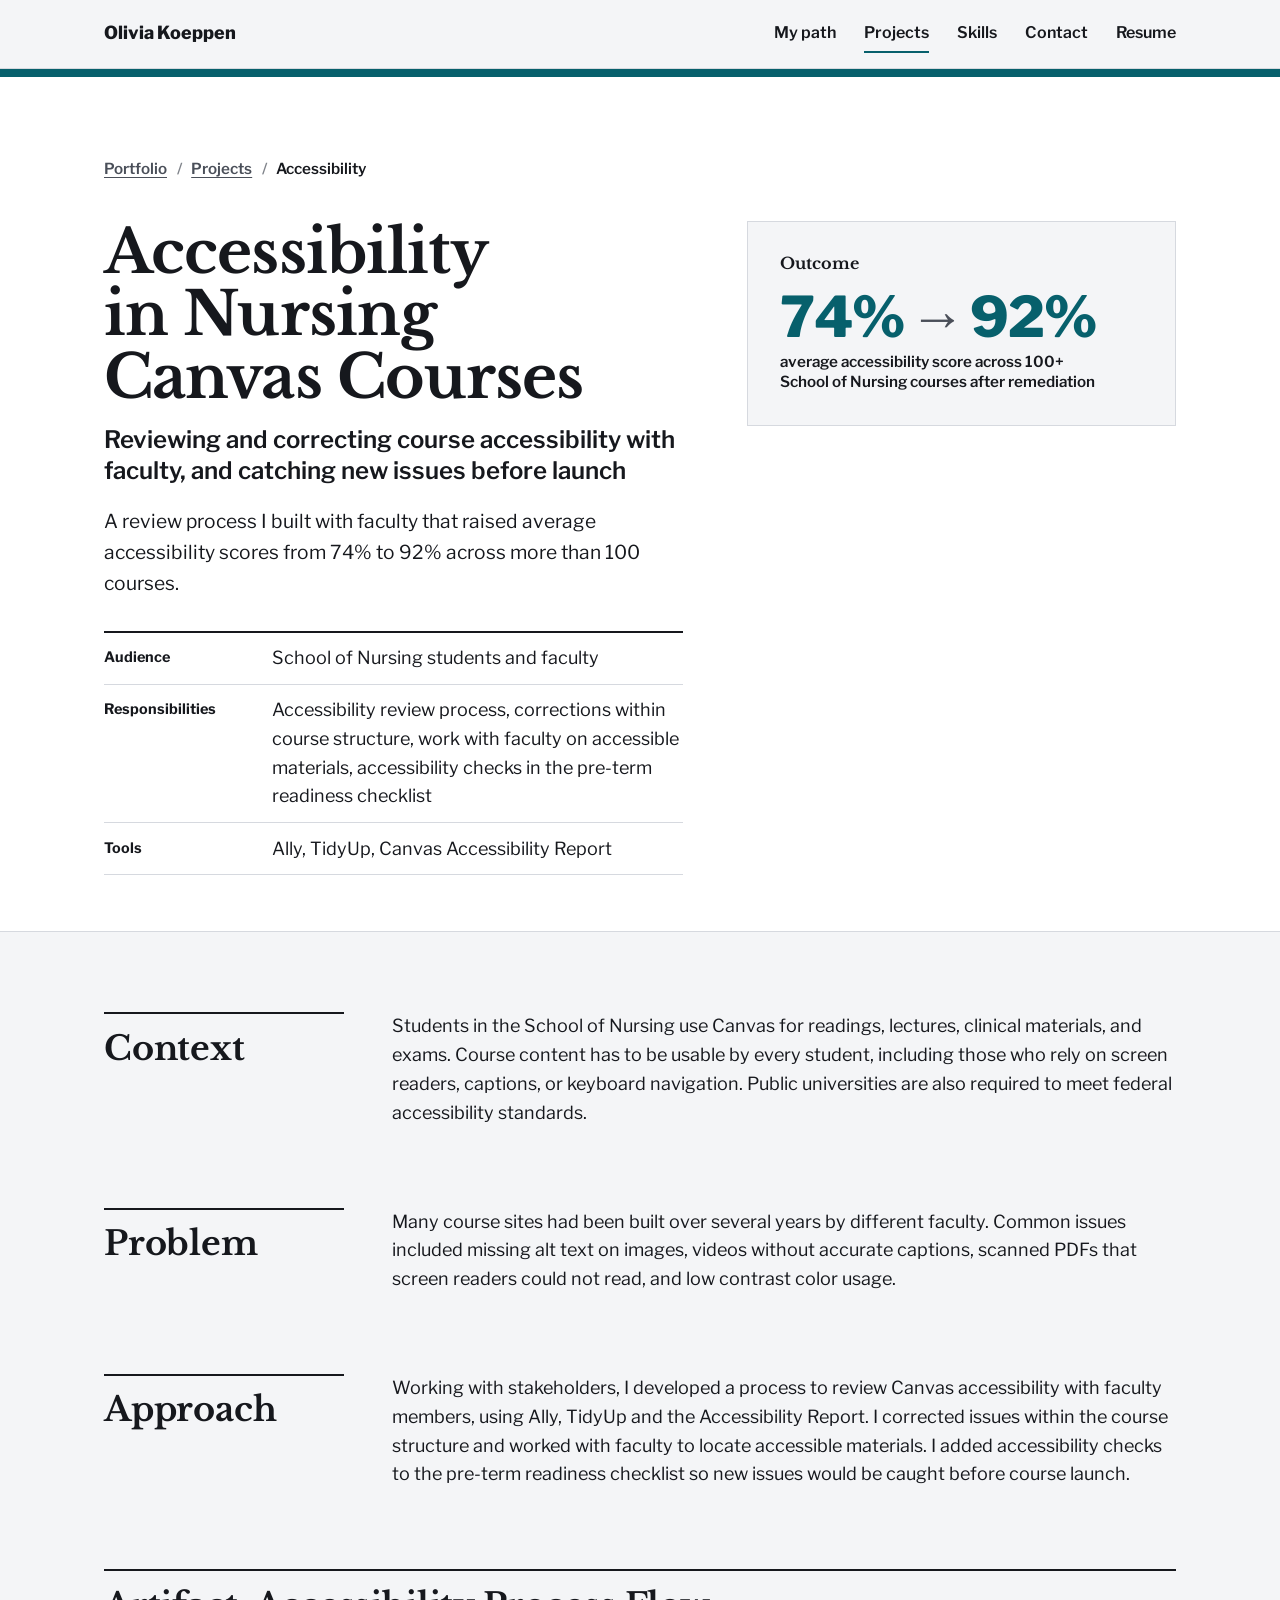
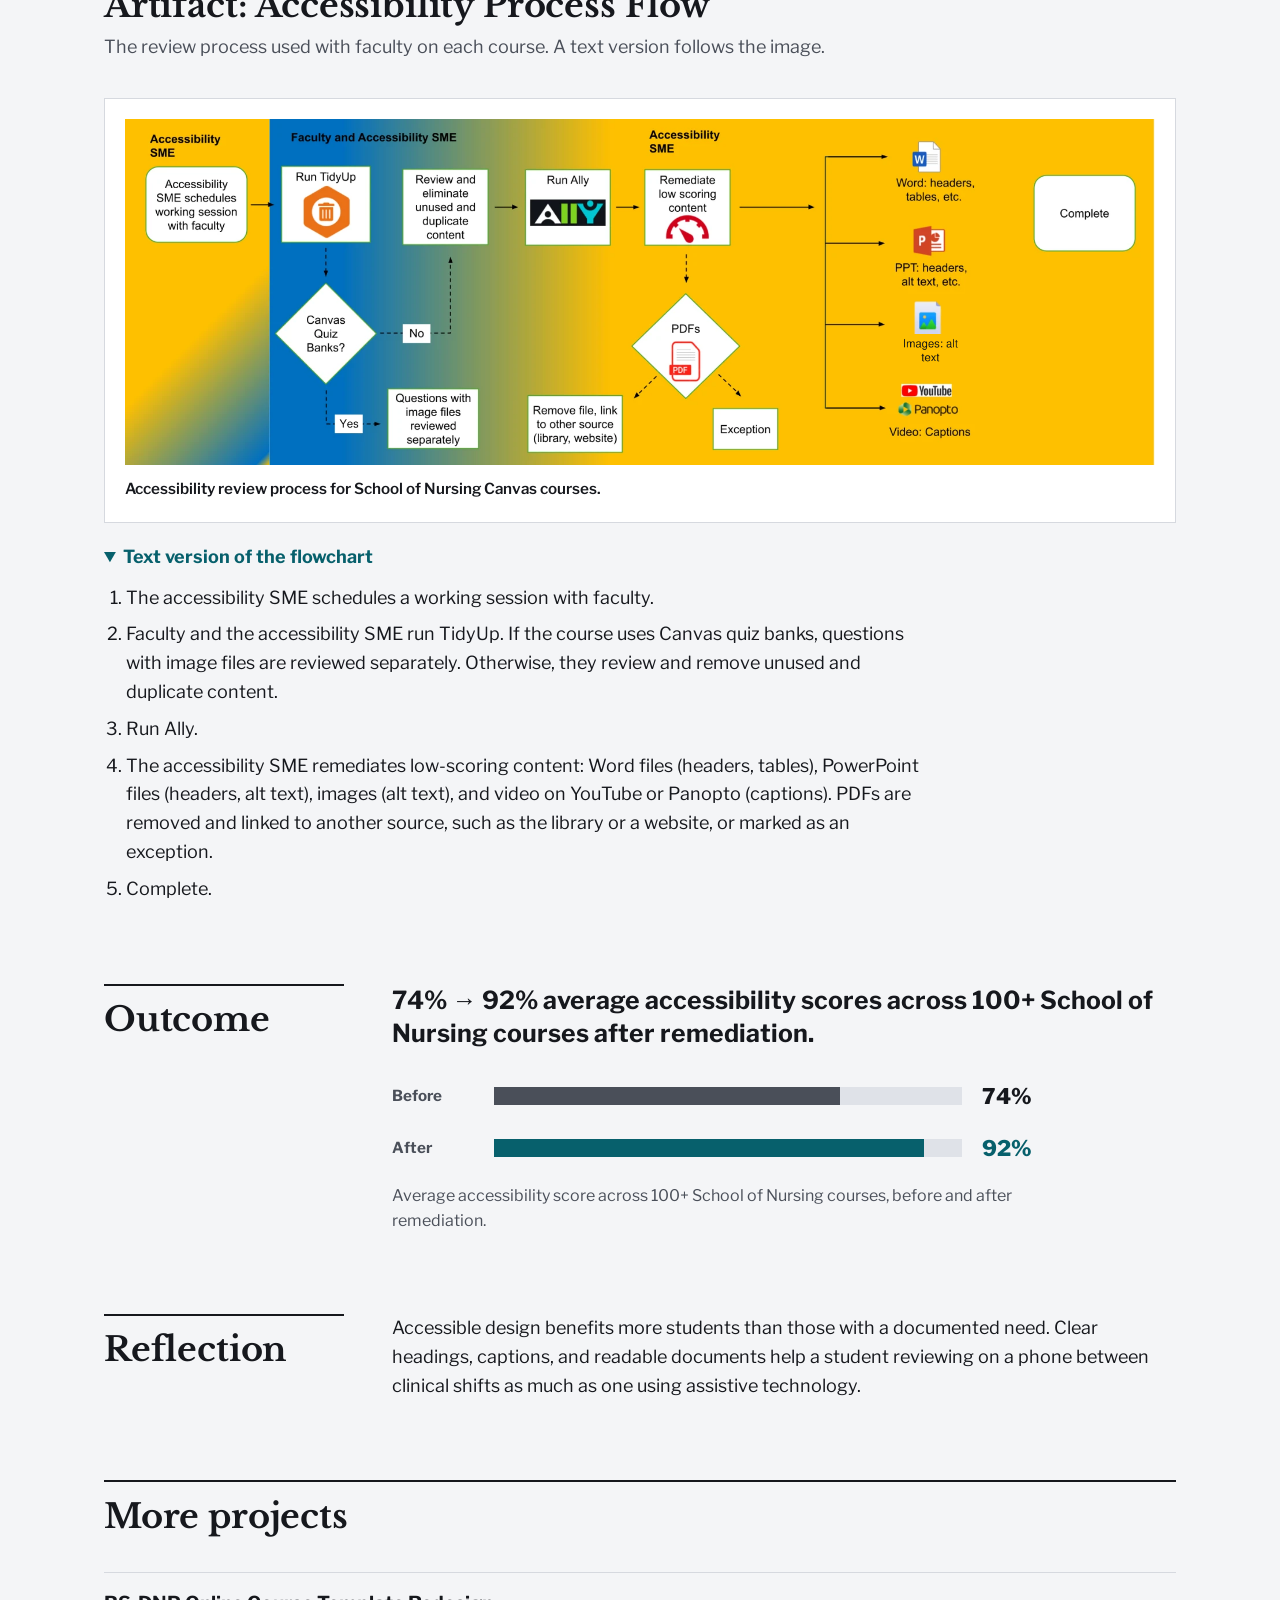
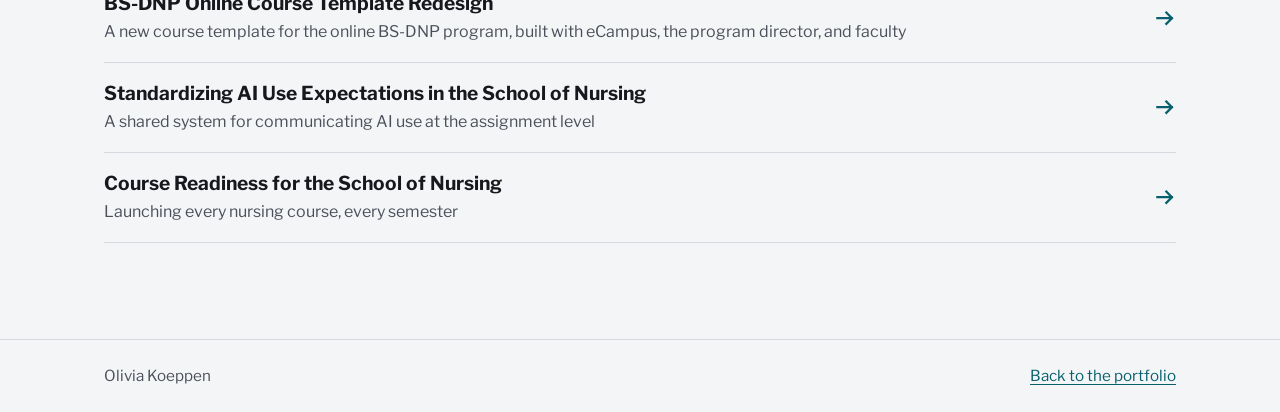
<file: docs/projects/accessibility.html>
<!doctype html>
<html lang="en">
<head>
<meta charset="utf-8">
<meta name="viewport" content="width=device-width, initial-scale=1">
<meta name="robots" content="noindex, nofollow">
<title>Accessibility in Nursing Canvas Courses · Olivia Koeppen</title>
<link rel="icon" href="../favicon.svg" type="image/svg+xml">
<link rel="icon" href="../favicon-32.png" sizes="32x32" type="image/png">
<link rel="apple-touch-icon" href="../apple-touch-icon.png">
<meta property="og:type" content="website">
<meta property="og:site_name" content="Olivia Koeppen">
<meta property="og:title" content="Accessibility in Nursing Canvas Courses · Olivia Koeppen">
<meta property="og:description" content="Reviewing and correcting course accessibility with faculty, and catching new issues before launch. A case study by Olivia Koeppen.">
<meta property="og:url" content="https://oliviakoeppen.com/projects/accessibility.html">
<meta property="og:image" content="https://oliviakoeppen.com/assets/og-image.png">
<meta property="og:image:width" content="1200">
<meta property="og:image:height" content="630">
<meta property="og:image:alt" content="Olivia Koeppen, Instructional Design Portfolio">
<meta name="twitter:card" content="summary_large_image">
<meta name="description" content="Reviewing and correcting course accessibility with faculty, and catching new issues before launch. A case study by Olivia Koeppen.">
<link rel="preconnect" href="https://fonts.googleapis.com">
<link rel="preconnect" href="https://fonts.gstatic.com" crossorigin>
<link rel="stylesheet" href="https://fonts.googleapis.com/css2?family=Libre+Baskerville:wght@400;700&family=Libre+Franklin:wght@400;500;600;700;800&display=swap">
<link rel="stylesheet" href="../styles.css">
</head>
<body>
<a class="skip-link" href="#main">Skip to main content</a>

<header class="topbar">
  <div class="wrap">
    <a class="wordmark" href="../index.html">Olivia Koeppen</a>
    <nav class="site-nav" aria-label="Main">
      <ul>
        <li><a href="../index.html#path">My path</a></li>
        <li><a href="../index.html#projects" aria-current="true">Projects</a></li>
        <li><a href="../index.html#skills">Skills</a></li>
        <li><a href="../index.html#contact">Contact</a></li>
        <li><a href="../resume.html">Resume</a></li>
      </ul>
    </nav>
  </div>
</header>

<main id="main">
  <div class="sign">
    <div class="wrap">
      <nav class="crumbs" aria-label="Breadcrumb">
        <ol>
          <li><a href="../index.html">Portfolio</a></li>
          <li><a href="../index.html#projects">Projects</a></li>
          <li><span aria-current="page">Accessibility</span></li>
        </ol>
      </nav>
      <div class="case-head">
        <div>
          <h1 class="case-title">Accessibility in Nursing Canvas Courses</h1>
          <p class="subtitle">Reviewing and correcting course accessibility with faculty, and catching new issues before launch</p>
          <p class="description">A review process I built with faculty that raised average accessibility scores from 74% to 92% across more than 100 courses.</p>
          <dl class="directory facts">
            <div><dt>Audience</dt><dd>School of Nursing students and faculty</dd></div>
            <div><dt>Responsibilities</dt><dd>Accessibility review process, corrections within course structure, work with faculty on accessible materials, accessibility checks in the pre-term readiness checklist</dd></div>
            <div><dt>Tools</dt><dd>Ally, TidyUp, Canvas Accessibility Report</dd></div>
          </dl>
        </div>
        <aside class="sign-aside glance" aria-labelledby="aside-title">
          <h2 id="aside-title">Outcome</h2>
          <p class="figure-block"><span class="num">74%<span class="arrow" aria-hidden="true">→</span><span class="visually-hidden"> to </span>92%</span><span class="label">average accessibility score across 100+ School of Nursing courses after remediation</span></p>
        </aside>
      </div>
    </div>
  </div>

  <section class="section" id="context" aria-labelledby="context-title">
    <div class="wrap split">
      <div class="section-head">
        <h2 id="context-title">Context</h2>
      </div>
      <div class="prose">
          <p>Students in the School of Nursing use Canvas for readings, lectures, clinical materials, and exams. Course content has to be usable by every student, including those who rely on screen readers, captions, or keyboard navigation. Public universities are also required to meet federal accessibility standards.</p>
      </div>
    </div>
  </section>

  <section class="section" id="problem" aria-labelledby="problem-title">
    <div class="wrap split">
      <div class="section-head">
        <h2 id="problem-title">Problem</h2>
      </div>
      <div class="prose">
          <p>Many course sites had been built over several years by different faculty. Common issues included missing alt text on images, videos without accurate captions, scanned PDFs that screen readers could not read, and low contrast color usage.</p>
      </div>
    </div>
  </section>

  <section class="section" id="approach" aria-labelledby="approach-title">
    <div class="wrap split">
      <div class="section-head">
        <h2 id="approach-title">Approach</h2>
      </div>
      <div class="prose">
          <p>Working with stakeholders, I developed a process to review Canvas accessibility with faculty members, using Ally, TidyUp and the Accessibility Report. I corrected issues within the course structure and worked with faculty to locate accessible materials. I added accessibility checks to the pre-term readiness checklist so new issues would be caught before course launch.</p>
      </div>
    </div>
  </section>

  <section class="section" id="process-flow" aria-labelledby="process-flow-title">
    <div class="wrap">
      <div class="section-head">
        <h2 id="process-flow-title">Artifact: Accessibility Process Flow</h2>
        <p>The review process used with faculty on each course. A text version follows the image.</p>
      </div>
      <figure class="artifact-figure">
        <img src="../assets/accessibility-process-flow.png" width="1784" height="600" loading="lazy" alt="Flowchart of the accessibility review process for School of Nursing Canvas courses. The full text version is below the image.">
        <figcaption>Accessibility review process for School of Nursing Canvas courses.</figcaption>
      </figure>
      <details class="text-version" open>
        <summary>Text version of the flowchart</summary>
        <ol>
          <li>The accessibility SME schedules a working session with faculty.</li>
          <li>Faculty and the accessibility SME run TidyUp. If the course uses Canvas quiz banks, questions with image files are reviewed separately. Otherwise, they review and remove unused and duplicate content.</li>
          <li>Run Ally.</li>
          <li>The accessibility SME remediates low-scoring content: Word files (headers, tables), PowerPoint files (headers, alt text), images (alt text), and video on YouTube or Panopto (captions). PDFs are removed and linked to another source, such as the library or a website, or marked as an exception.</li>
          <li>Complete.</li>
        </ol>
      </details>
    </div>
  </section>

  <section class="section" id="outcome" aria-labelledby="outcome-title">
    <div class="wrap split">
      <div class="section-head">
        <h2 id="outcome-title">Outcome</h2>
      </div>
      <div class="prose">
          <p class="outcome-lead">74% → 92% average accessibility scores across 100+ School of Nursing courses after remediation.</p>
          <figure class="compare">
            <div class="compare-row"><span class="k">Before</span><span class="bar" aria-hidden="true"><span style="width:74%"></span></span><span class="v">74%</span></div>
            <div class="compare-row after"><span class="k">After</span><span class="bar" aria-hidden="true"><span style="width:92%"></span></span><span class="v">92%</span></div>
            <figcaption>Average accessibility score across 100+ School of Nursing courses, before and after remediation.</figcaption>
          </figure>
      </div>
    </div>
  </section>

  <section class="section" id="reflection" aria-labelledby="reflection-title">
    <div class="wrap split">
      <div class="section-head">
        <h2 id="reflection-title">Reflection</h2>
      </div>
      <div class="prose">
          <p>Accessible design benefits more students than those with a documented need. Clear headings, captions, and readable documents help a student reviewing on a phone between clinical shifts as much as one using assistive technology.</p>
      </div>
    </div>
  </section>

  <section class="section" id="more" aria-labelledby="more-title">
    <div class="wrap">
      <div class="section-head">
        <h2 id="more-title">More projects</h2>
      </div>
      <ul class="more">
        <li><a href="bs-dnp-template.html"><span class="t">BS-DNP Online Course Template Redesign</span><span class="s">A new course template for the online BS-DNP program, built with eCampus, the program director, and faculty</span><svg viewBox="0 0 20 20" aria-hidden="true" focusable="false"><path d="M3 10h13M11 5l5 5-5 5" fill="none" stroke="currentColor" stroke-width="2" stroke-linecap="square"/></svg></a></li>
        <li><a href="ai-use-expectations.html"><span class="t">Standardizing AI Use Expectations in the School of Nursing</span><span class="s">A shared system for communicating AI use at the assignment level</span><svg viewBox="0 0 20 20" aria-hidden="true" focusable="false"><path d="M3 10h13M11 5l5 5-5 5" fill="none" stroke="currentColor" stroke-width="2" stroke-linecap="square"/></svg></a></li>
        <li><a href="course-readiness.html"><span class="t">Course Readiness for the School of Nursing</span><span class="s">Launching every nursing course, every semester</span><svg viewBox="0 0 20 20" aria-hidden="true" focusable="false"><path d="M3 10h13M11 5l5 5-5 5" fill="none" stroke="currentColor" stroke-width="2" stroke-linecap="square"/></svg></a></li>
      </ul>
    </div>
  </section>
</main>

<footer class="site-footer">
  <div class="wrap">
    <span>Olivia Koeppen</span>
    <a href="../index.html">Back to the portfolio</a>
  </div>
</footer>
</body>
</html>
</file>
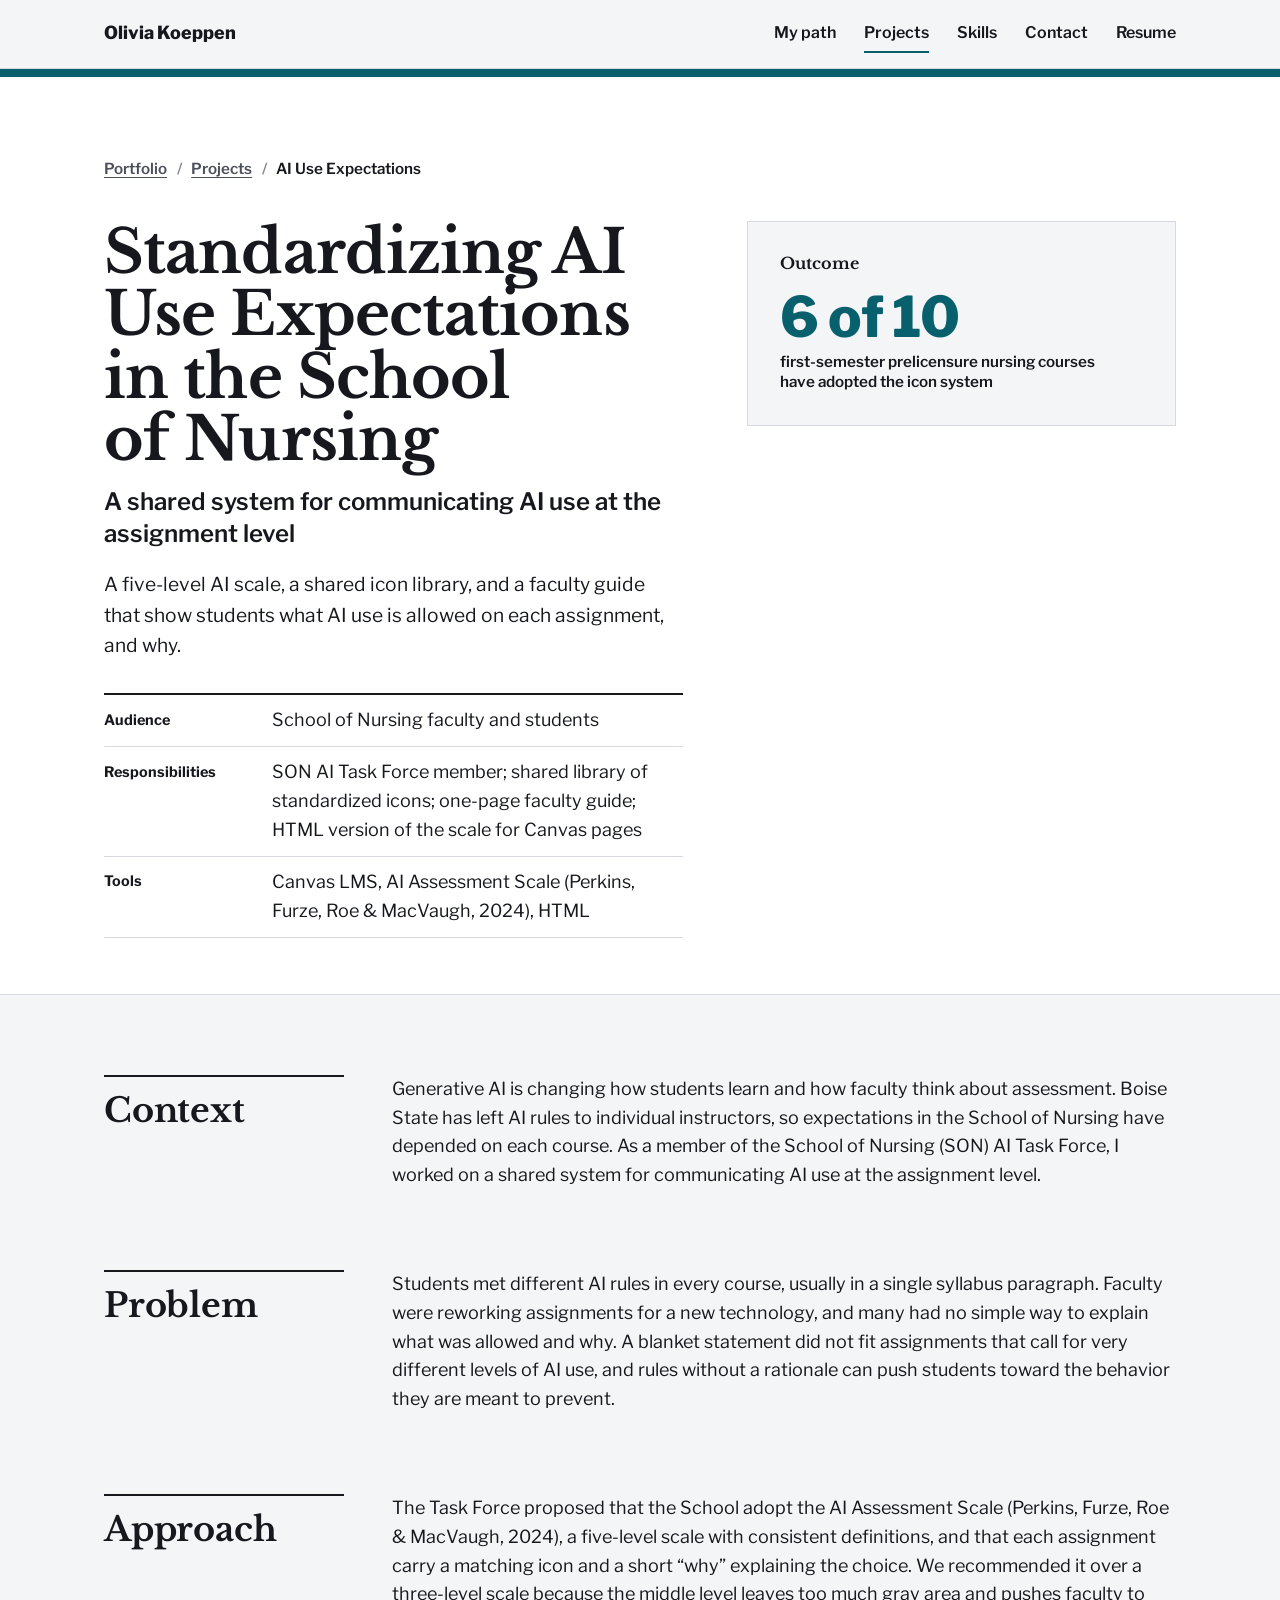
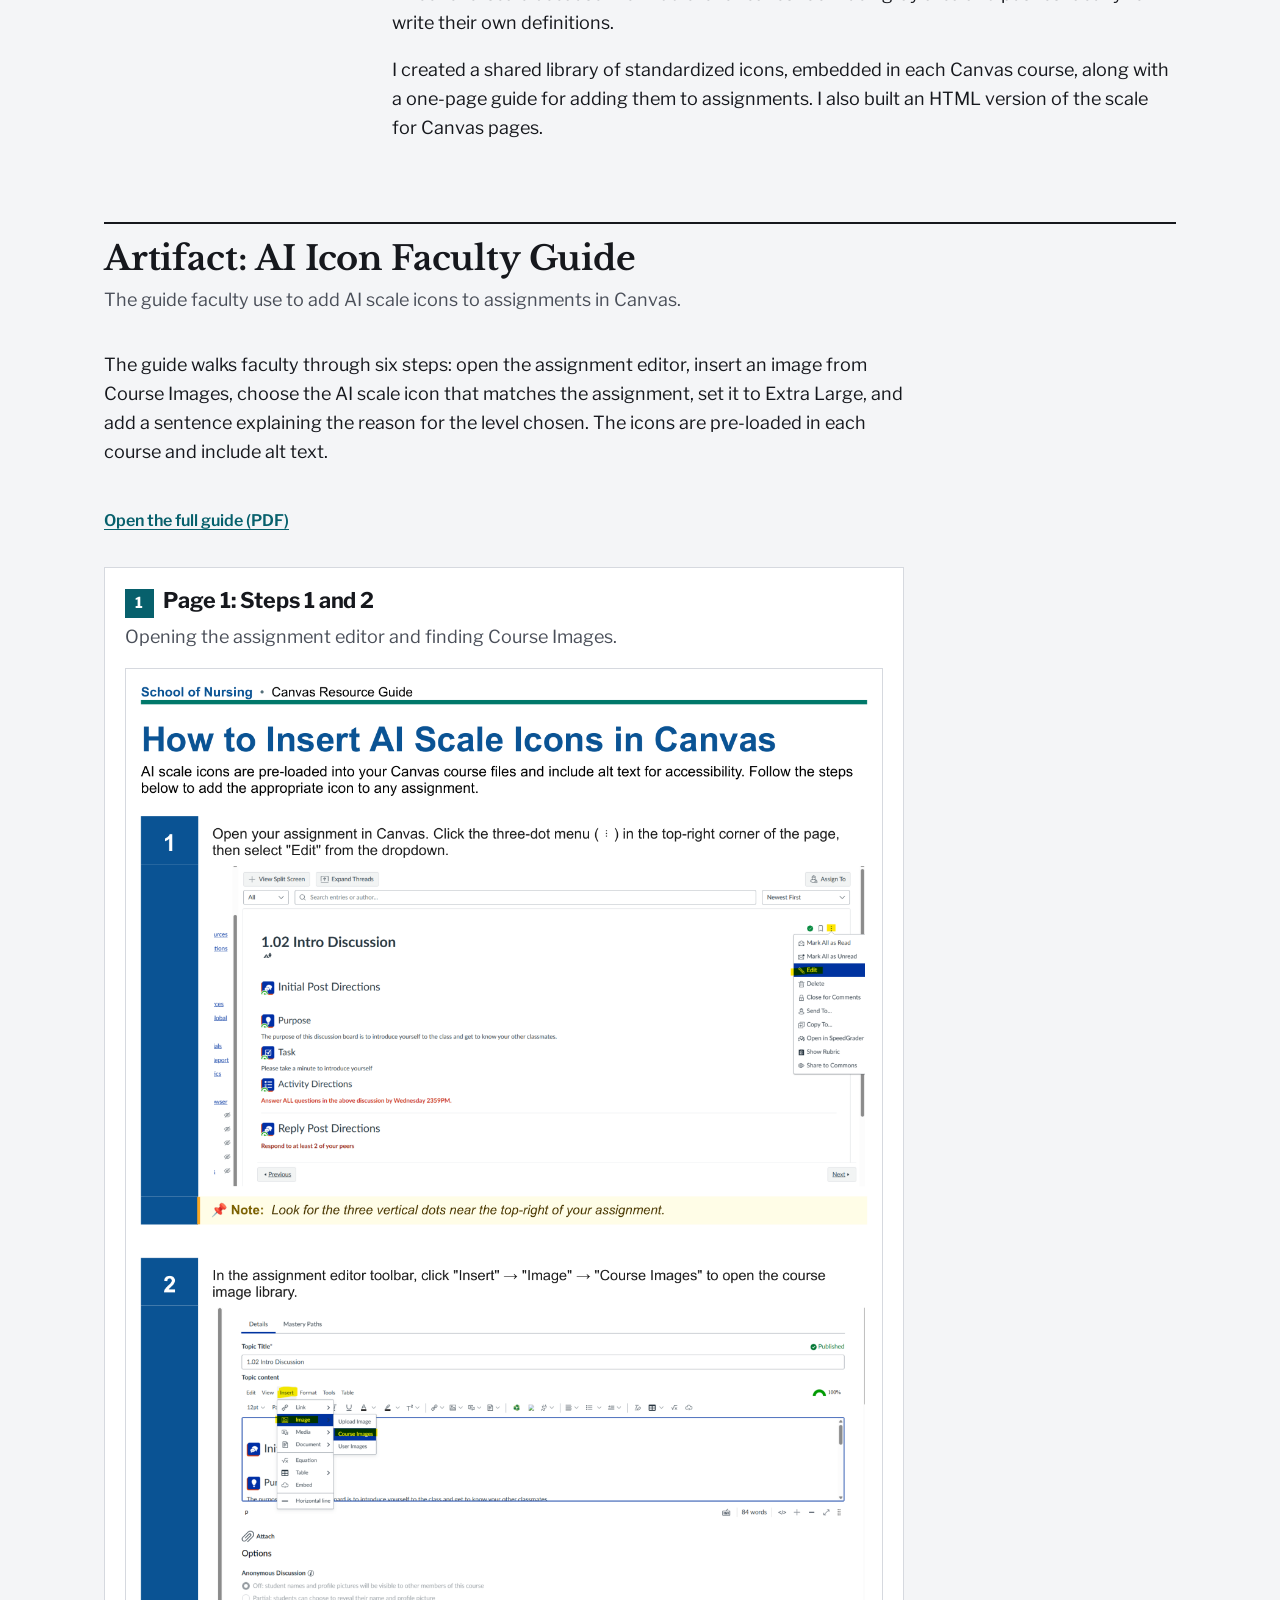
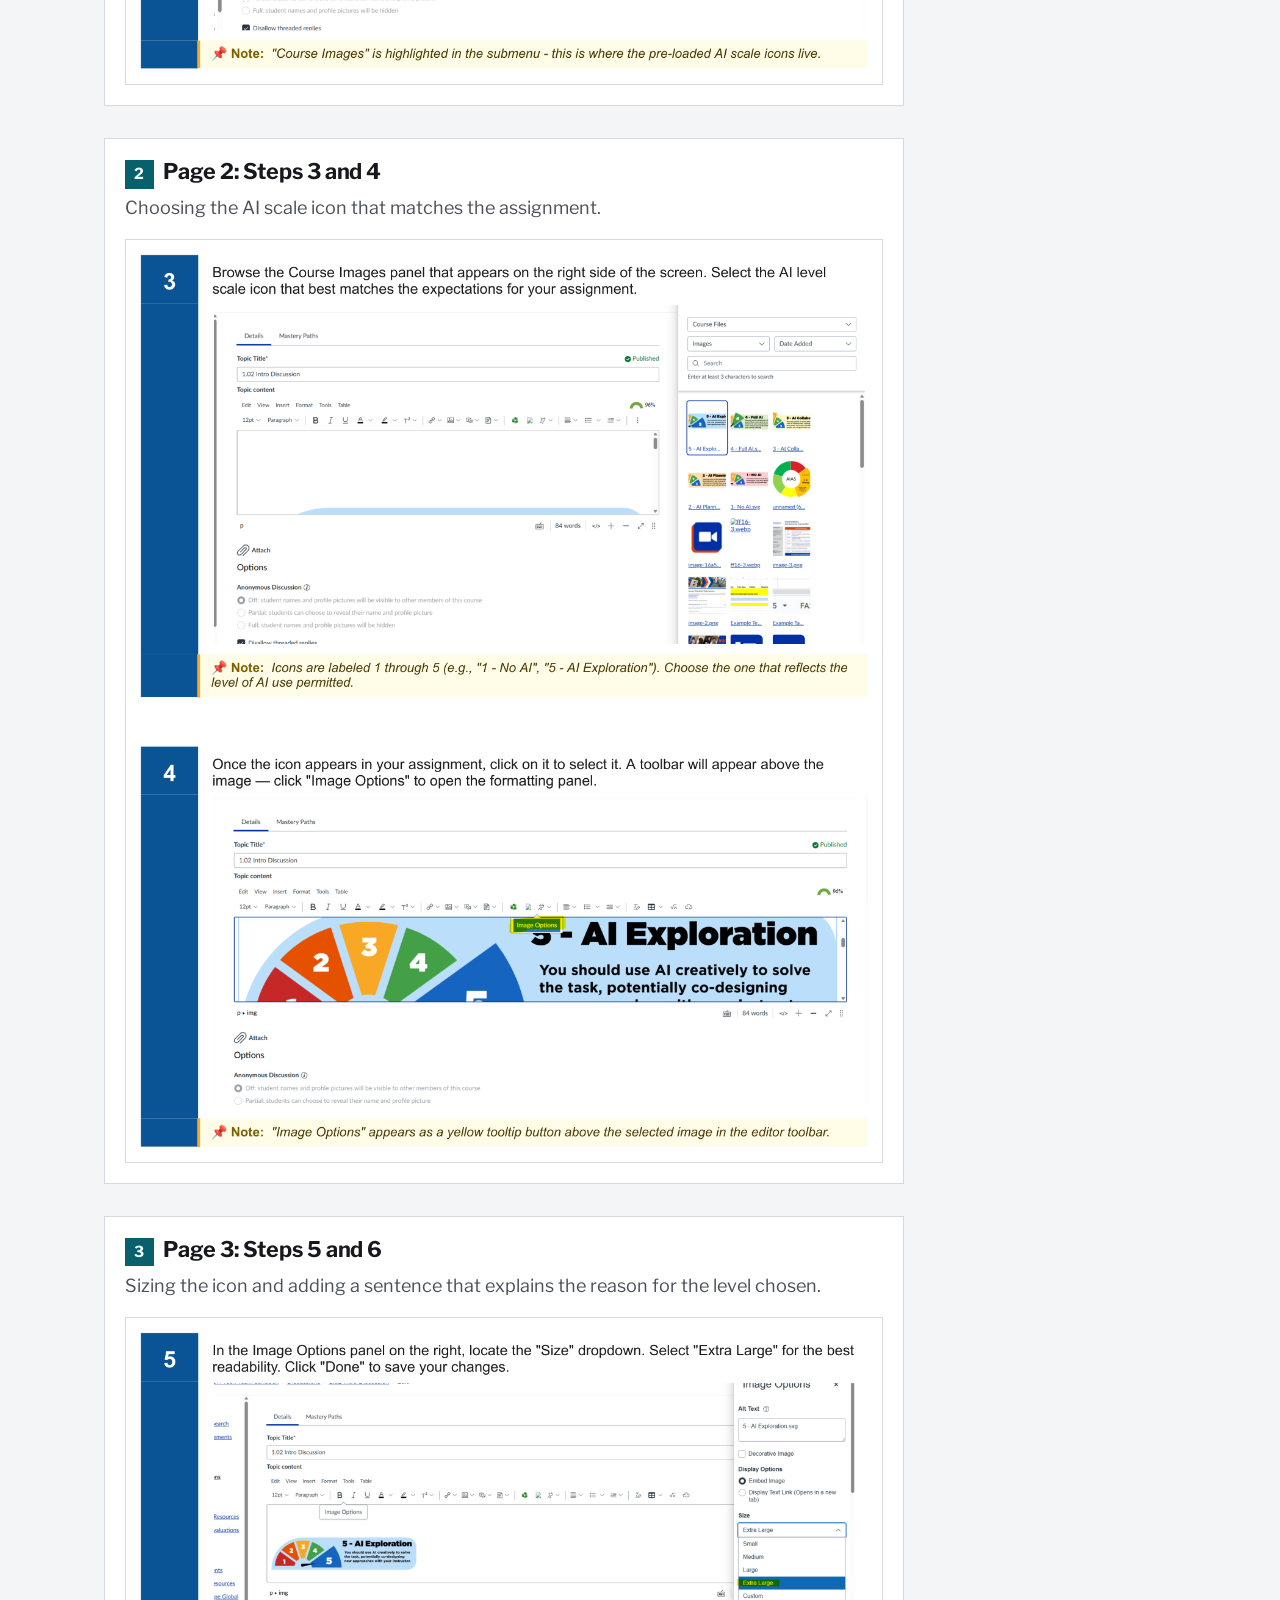
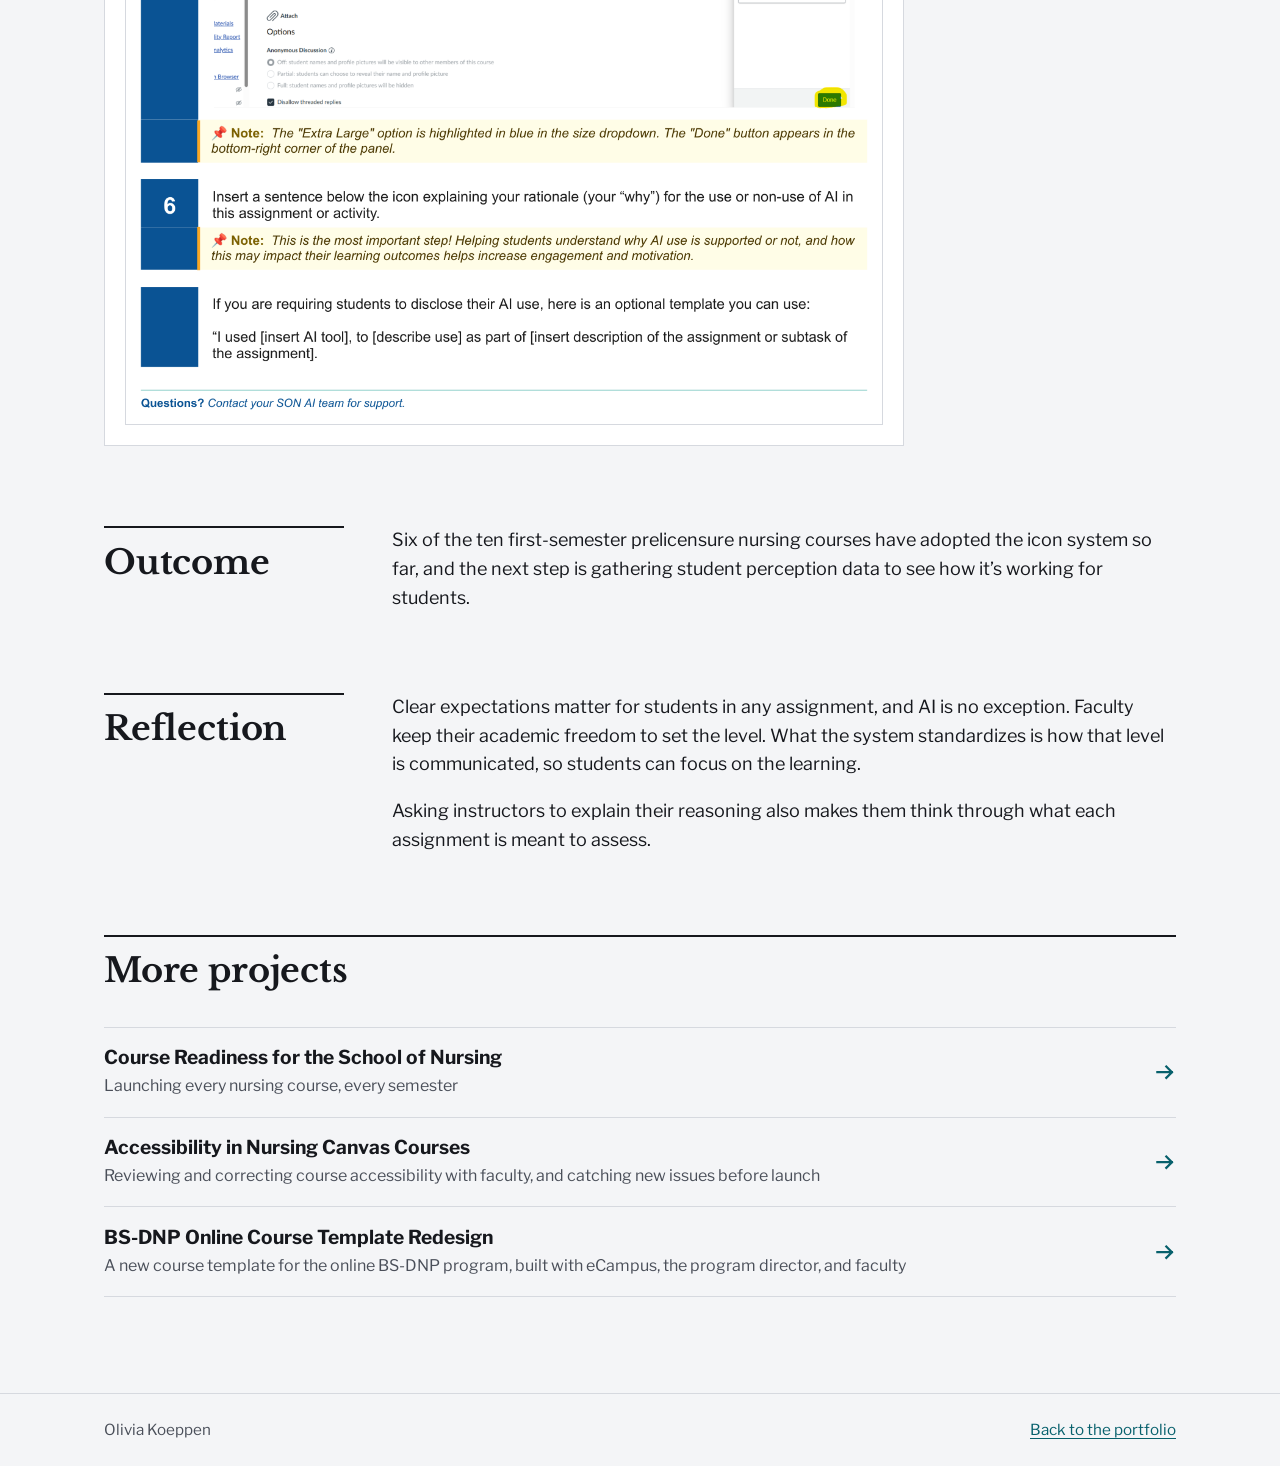
<file: docs/projects/ai-use-expectations.html>
<!doctype html>
<html lang="en">
<head>
<meta charset="utf-8">
<meta name="viewport" content="width=device-width, initial-scale=1">
<meta name="robots" content="noindex, nofollow">
<title>Standardizing AI Use Expectations in the School of Nursing · Olivia Koeppen</title>
<link rel="icon" href="../favicon.svg" type="image/svg+xml">
<link rel="icon" href="../favicon-32.png" sizes="32x32" type="image/png">
<link rel="apple-touch-icon" href="../apple-touch-icon.png">
<meta property="og:type" content="website">
<meta property="og:site_name" content="Olivia Koeppen">
<meta property="og:title" content="Standardizing AI Use Expectations in the School of Nursing · Olivia Koeppen">
<meta property="og:description" content="A shared system for communicating AI use at the assignment level. A case study by Olivia Koeppen.">
<meta property="og:url" content="https://oliviakoeppen.com/projects/ai-use-expectations.html">
<meta property="og:image" content="https://oliviakoeppen.com/assets/og-image.png">
<meta property="og:image:width" content="1200">
<meta property="og:image:height" content="630">
<meta property="og:image:alt" content="Olivia Koeppen, Instructional Design Portfolio">
<meta name="twitter:card" content="summary_large_image">
<meta name="description" content="A shared system for communicating AI use at the assignment level. A case study by Olivia Koeppen.">
<link rel="preconnect" href="https://fonts.googleapis.com">
<link rel="preconnect" href="https://fonts.gstatic.com" crossorigin>
<link rel="stylesheet" href="https://fonts.googleapis.com/css2?family=Libre+Baskerville:wght@400;700&family=Libre+Franklin:wght@400;500;600;700;800&display=swap">
<link rel="stylesheet" href="../styles.css">
</head>
<body>
<a class="skip-link" href="#main">Skip to main content</a>

<header class="topbar">
  <div class="wrap">
    <a class="wordmark" href="../index.html">Olivia Koeppen</a>
    <nav class="site-nav" aria-label="Main">
      <ul>
        <li><a href="../index.html#path">My path</a></li>
        <li><a href="../index.html#projects" aria-current="true">Projects</a></li>
        <li><a href="../index.html#skills">Skills</a></li>
        <li><a href="../index.html#contact">Contact</a></li>
        <li><a href="../resume.html">Resume</a></li>
      </ul>
    </nav>
  </div>
</header>

<main id="main">
  <div class="sign">
    <div class="wrap">
      <nav class="crumbs" aria-label="Breadcrumb">
        <ol>
          <li><a href="../index.html">Portfolio</a></li>
          <li><a href="../index.html#projects">Projects</a></li>
          <li><span aria-current="page">AI Use Expectations</span></li>
        </ol>
      </nav>
      <div class="case-head">
        <div>
          <h1 class="case-title">Standardizing AI Use Expectations in the School of Nursing</h1>
          <p class="subtitle">A shared system for communicating AI use at the assignment level</p>
          <p class="description">A five-level AI scale, a shared icon library, and a faculty guide that show students what AI use is allowed on each assignment, and why.</p>
          <dl class="directory facts">
            <div><dt>Audience</dt><dd>School of Nursing faculty and students</dd></div>
            <div><dt>Responsibilities</dt><dd>SON AI Task Force member; shared library of standardized icons; one-page faculty guide; HTML version of the scale for Canvas pages</dd></div>
            <div><dt>Tools</dt><dd>Canvas LMS, AI Assessment Scale (Perkins, Furze, Roe &amp; MacVaugh, 2024), HTML</dd></div>
          </dl>
        </div>
        <aside class="sign-aside glance" aria-labelledby="aside-title">
          <h2 id="aside-title">Outcome</h2>
          <p class="figure-block"><span class="num">6 of 10</span><span class="label">first-semester prelicensure nursing courses have adopted the icon system</span></p>
        </aside>
      </div>
    </div>
  </div>

  <section class="section" id="context" aria-labelledby="context-title">
    <div class="wrap split">
      <div class="section-head">
        <h2 id="context-title">Context</h2>
      </div>
      <div class="prose">
          <p>Generative AI is changing how students learn and how faculty think about assessment. Boise State has left AI rules to individual instructors, so expectations in the School of Nursing have depended on each course. As a member of the School of Nursing (SON) AI Task Force, I worked on a shared system for communicating AI use at the assignment level.</p>
      </div>
    </div>
  </section>

  <section class="section" id="problem" aria-labelledby="problem-title">
    <div class="wrap split">
      <div class="section-head">
        <h2 id="problem-title">Problem</h2>
      </div>
      <div class="prose">
          <p>Students met different AI rules in every course, usually in a single syllabus paragraph. Faculty were reworking assignments for a new technology, and many had no simple way to explain what was allowed and why. A blanket statement did not fit assignments that call for very different levels of AI use, and rules without a rationale can push students toward the behavior they are meant to prevent.</p>
      </div>
    </div>
  </section>

  <section class="section" id="approach" aria-labelledby="approach-title">
    <div class="wrap split">
      <div class="section-head">
        <h2 id="approach-title">Approach</h2>
      </div>
      <div class="prose">
          <p>The Task Force proposed that the School adopt the AI Assessment Scale (Perkins, Furze, Roe &amp; MacVaugh, 2024), a five-level scale with consistent definitions, and that each assignment carry a matching icon and a short “why” explaining the choice. We recommended it over a three-level scale because the middle level leaves too much gray area and pushes faculty to write their own definitions.</p>
          <p>I created a shared library of standardized icons, embedded in each Canvas course, along with a one-page guide for adding them to assignments. I also built an HTML version of the scale for Canvas pages.</p>
      </div>
    </div>
  </section>

  <section class="section" id="faculty-guide" aria-labelledby="faculty-guide-title">
    <div class="wrap">
      <div class="section-head">
        <h2 id="faculty-guide-title">Artifact: AI Icon Faculty Guide</h2>
        <p>The guide faculty use to add AI scale icons to assignments in Canvas.</p>
      </div>
      <div class="guide-intro">
        <p>The guide walks faculty through six steps: open the assignment editor, insert an image from Course Images, choose the AI scale icon that matches the assignment, set it to Extra Large, and add a sentence explaining the reason for the level chosen. The icons are pre-loaded in each course and include alt text.</p>
        <p class="artifact-actions"><a class="text-link" href="../assets/ai-scale-icons-guide.pdf">Open the full guide (PDF)</a></p>
      </div>
      <div class="shots guide-pages">
        <figure class="artifact-figure shot" aria-labelledby="guide-p1">
          <div class="shot-head">
            <h3 id="guide-p1"><span class="shot-n">1</span> Page 1: Steps 1 and 2</h3>
            <p>Opening the assignment editor and finding Course Images.</p>
          </div>
          <img src="../assets/ai-guide-page-1.png" width="1239" height="1664" loading="lazy" alt="Page 1: Steps 1 and 2 of the faculty guide How to Insert AI Scale Icons in Canvas, with numbered steps and Canvas screenshots.">
        </figure>
        <figure class="artifact-figure shot" aria-labelledby="guide-p2">
          <div class="shot-head">
            <h3 id="guide-p2"><span class="shot-n">2</span> Page 2: Steps 3 and 4</h3>
            <p>Choosing the AI scale icon that matches the assignment.</p>
          </div>
          <img src="../assets/ai-guide-page-2.png" width="1239" height="1511" loading="lazy" alt="Page 2: Steps 3 and 4 of the faculty guide How to Insert AI Scale Icons in Canvas, with numbered steps and Canvas screenshots.">
        </figure>
        <figure class="artifact-figure shot" aria-labelledby="guide-p3">
          <div class="shot-head">
            <h3 id="guide-p3"><span class="shot-n">3</span> Page 3: Steps 5 and 6</h3>
            <p>Sizing the icon and adding a sentence that explains the reason for the level chosen.</p>
          </div>
          <img src="../assets/ai-guide-page-3.png" width="1239" height="1158" loading="lazy" alt="Page 3: Steps 5 and 6 of the faculty guide How to Insert AI Scale Icons in Canvas, with numbered steps and Canvas screenshots.">
        </figure>
      </div>
    </div>
  </section>

  <section class="section" id="outcome" aria-labelledby="outcome-title">
    <div class="wrap split">
      <div class="section-head">
        <h2 id="outcome-title">Outcome</h2>
      </div>
      <div class="prose">
          <p>Six of the ten first-semester prelicensure nursing courses have adopted the icon system so far, and the next step is gathering student perception data to see how it’s working for students.</p>
      </div>
    </div>
  </section>

  <section class="section" id="reflection" aria-labelledby="reflection-title">
    <div class="wrap split">
      <div class="section-head">
        <h2 id="reflection-title">Reflection</h2>
      </div>
      <div class="prose">
          <p>Clear expectations matter for students in any assignment, and AI is no exception. Faculty keep their academic freedom to set the level. What the system standardizes is how that level is communicated, so students can focus on the learning.</p>
          <p>Asking instructors to explain their reasoning also makes them think through what each assignment is meant to assess.</p>
      </div>
    </div>
  </section>

  <section class="section" id="more" aria-labelledby="more-title">
    <div class="wrap">
      <div class="section-head">
        <h2 id="more-title">More projects</h2>
      </div>
      <ul class="more">
        <li><a href="course-readiness.html"><span class="t">Course Readiness for the School of Nursing</span><span class="s">Launching every nursing course, every semester</span><svg viewBox="0 0 20 20" aria-hidden="true" focusable="false"><path d="M3 10h13M11 5l5 5-5 5" fill="none" stroke="currentColor" stroke-width="2" stroke-linecap="square"/></svg></a></li>
        <li><a href="accessibility.html"><span class="t">Accessibility in Nursing Canvas Courses</span><span class="s">Reviewing and correcting course accessibility with faculty, and catching new issues before launch</span><svg viewBox="0 0 20 20" aria-hidden="true" focusable="false"><path d="M3 10h13M11 5l5 5-5 5" fill="none" stroke="currentColor" stroke-width="2" stroke-linecap="square"/></svg></a></li>
        <li><a href="bs-dnp-template.html"><span class="t">BS-DNP Online Course Template Redesign</span><span class="s">A new course template for the online BS-DNP program, built with eCampus, the program director, and faculty</span><svg viewBox="0 0 20 20" aria-hidden="true" focusable="false"><path d="M3 10h13M11 5l5 5-5 5" fill="none" stroke="currentColor" stroke-width="2" stroke-linecap="square"/></svg></a></li>
      </ul>
    </div>
  </section>
</main>

<footer class="site-footer">
  <div class="wrap">
    <span>Olivia Koeppen</span>
    <a href="../index.html">Back to the portfolio</a>
  </div>
</footer>
</body>
</html>
</file>
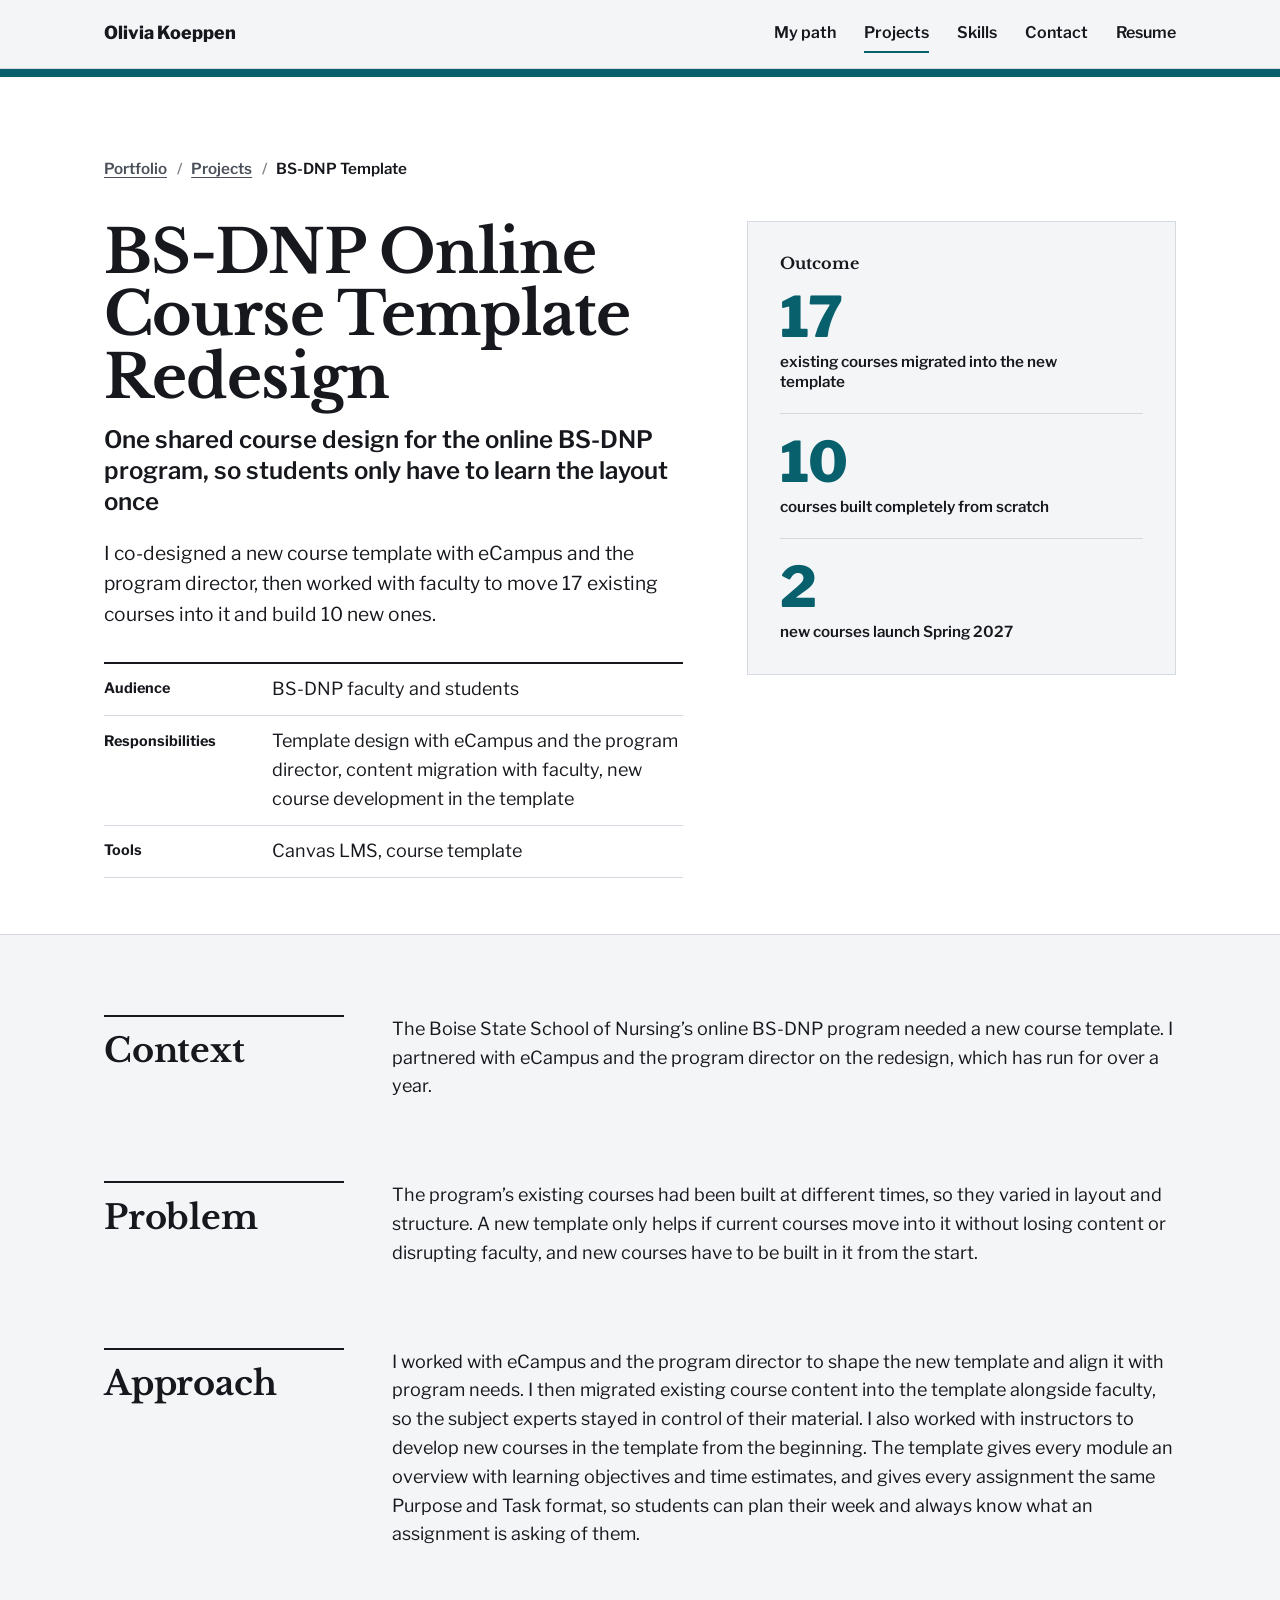
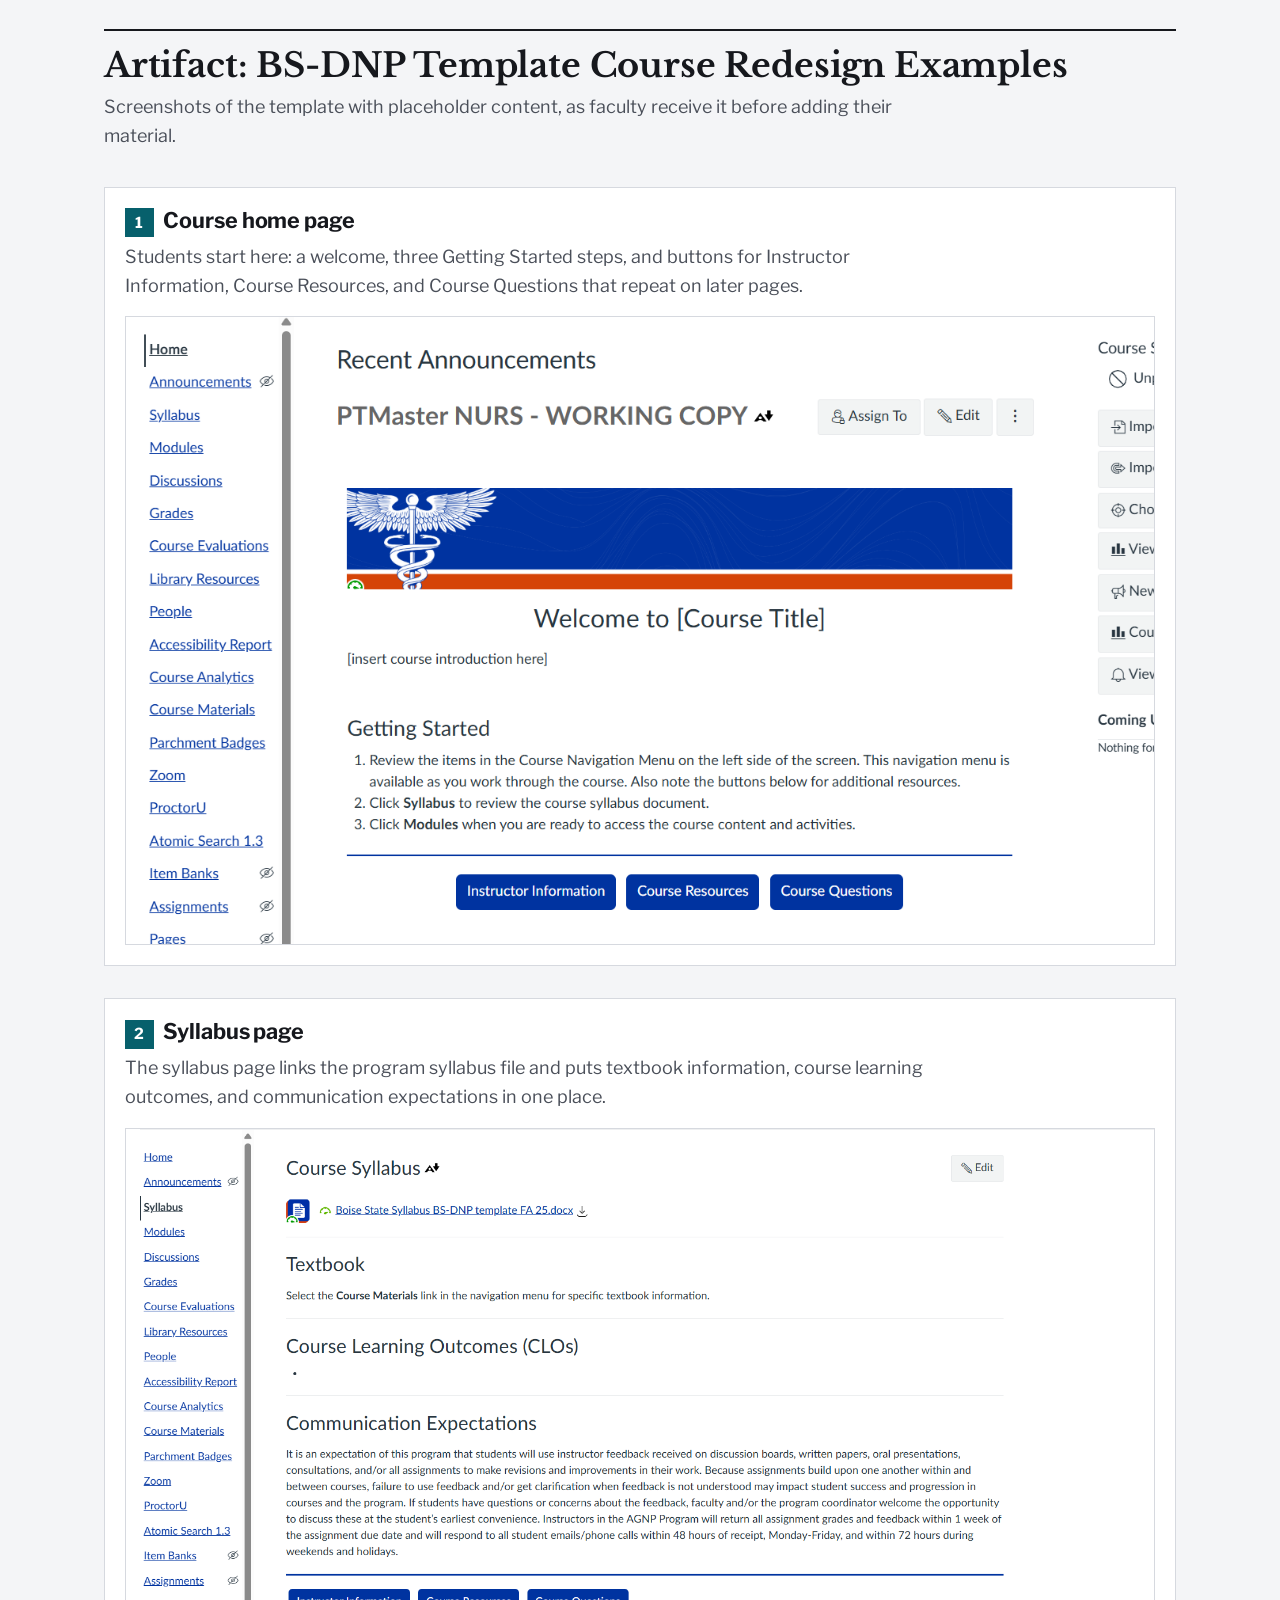
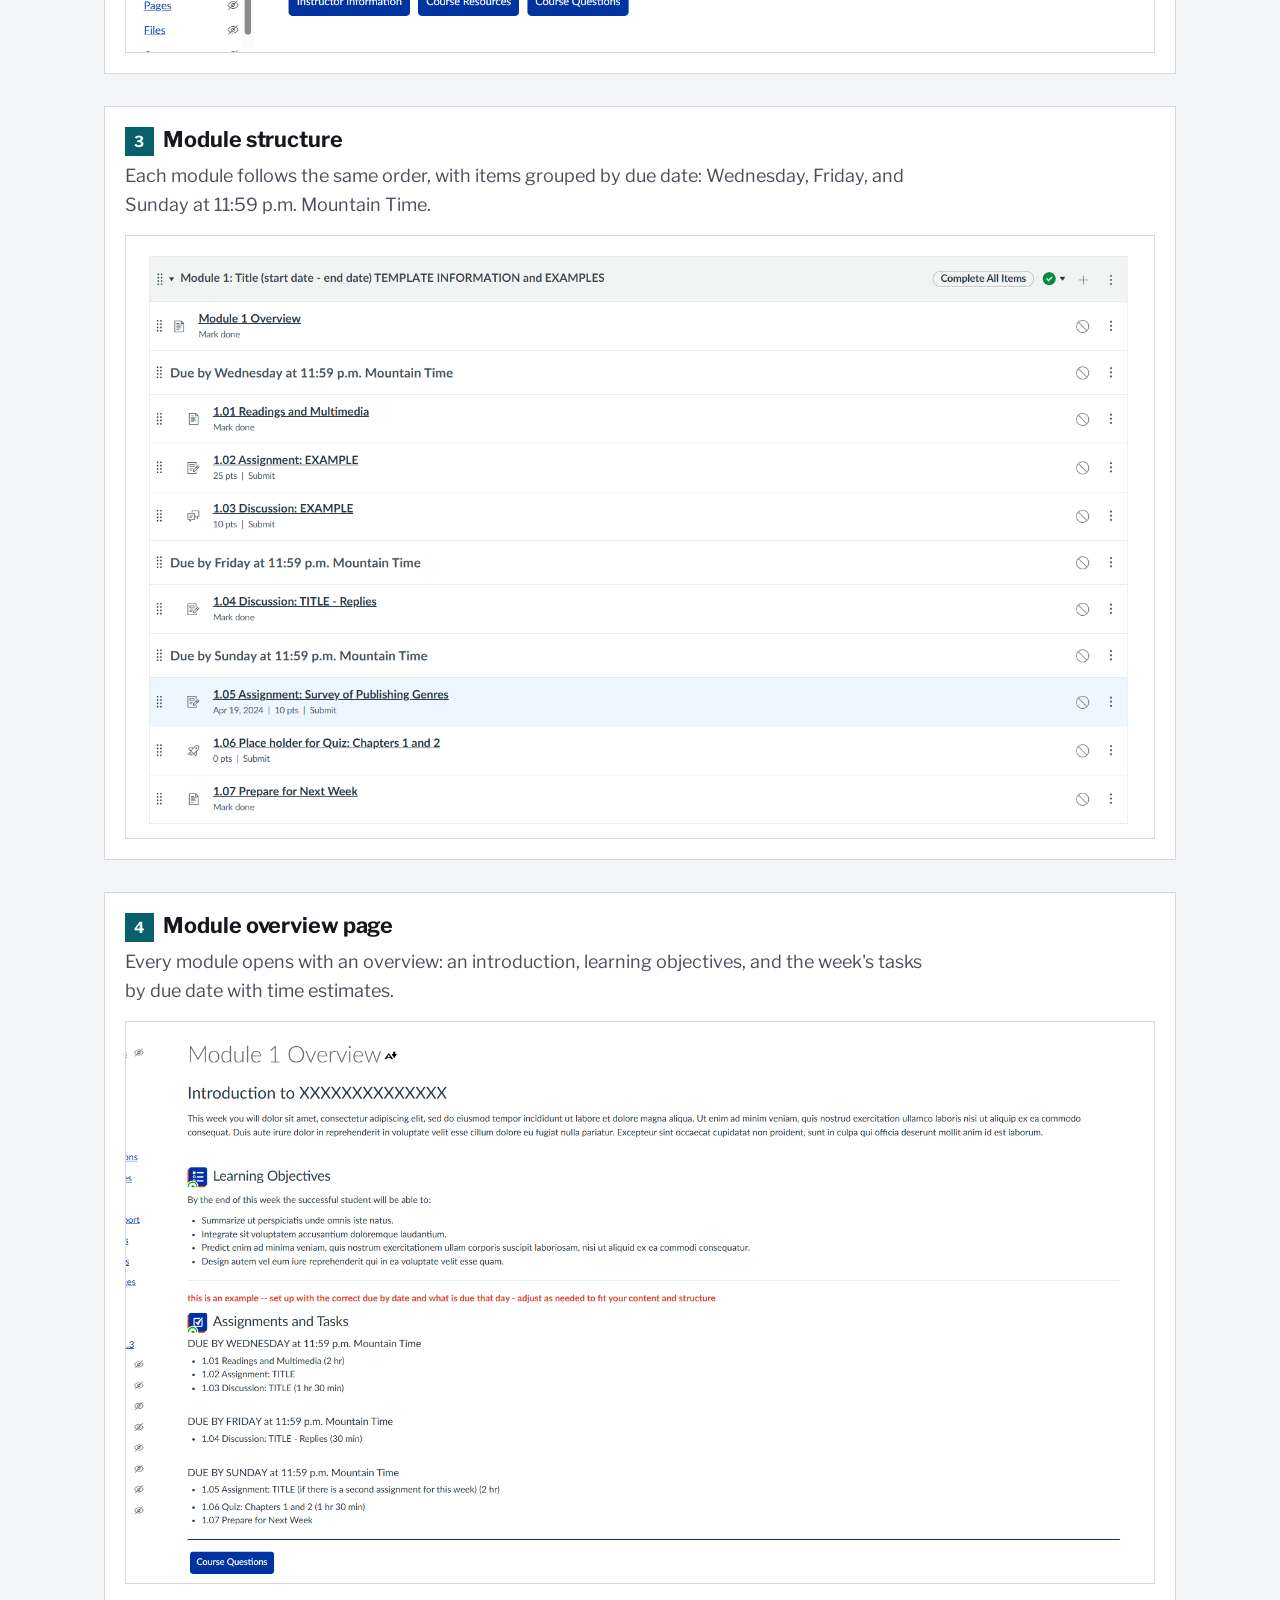
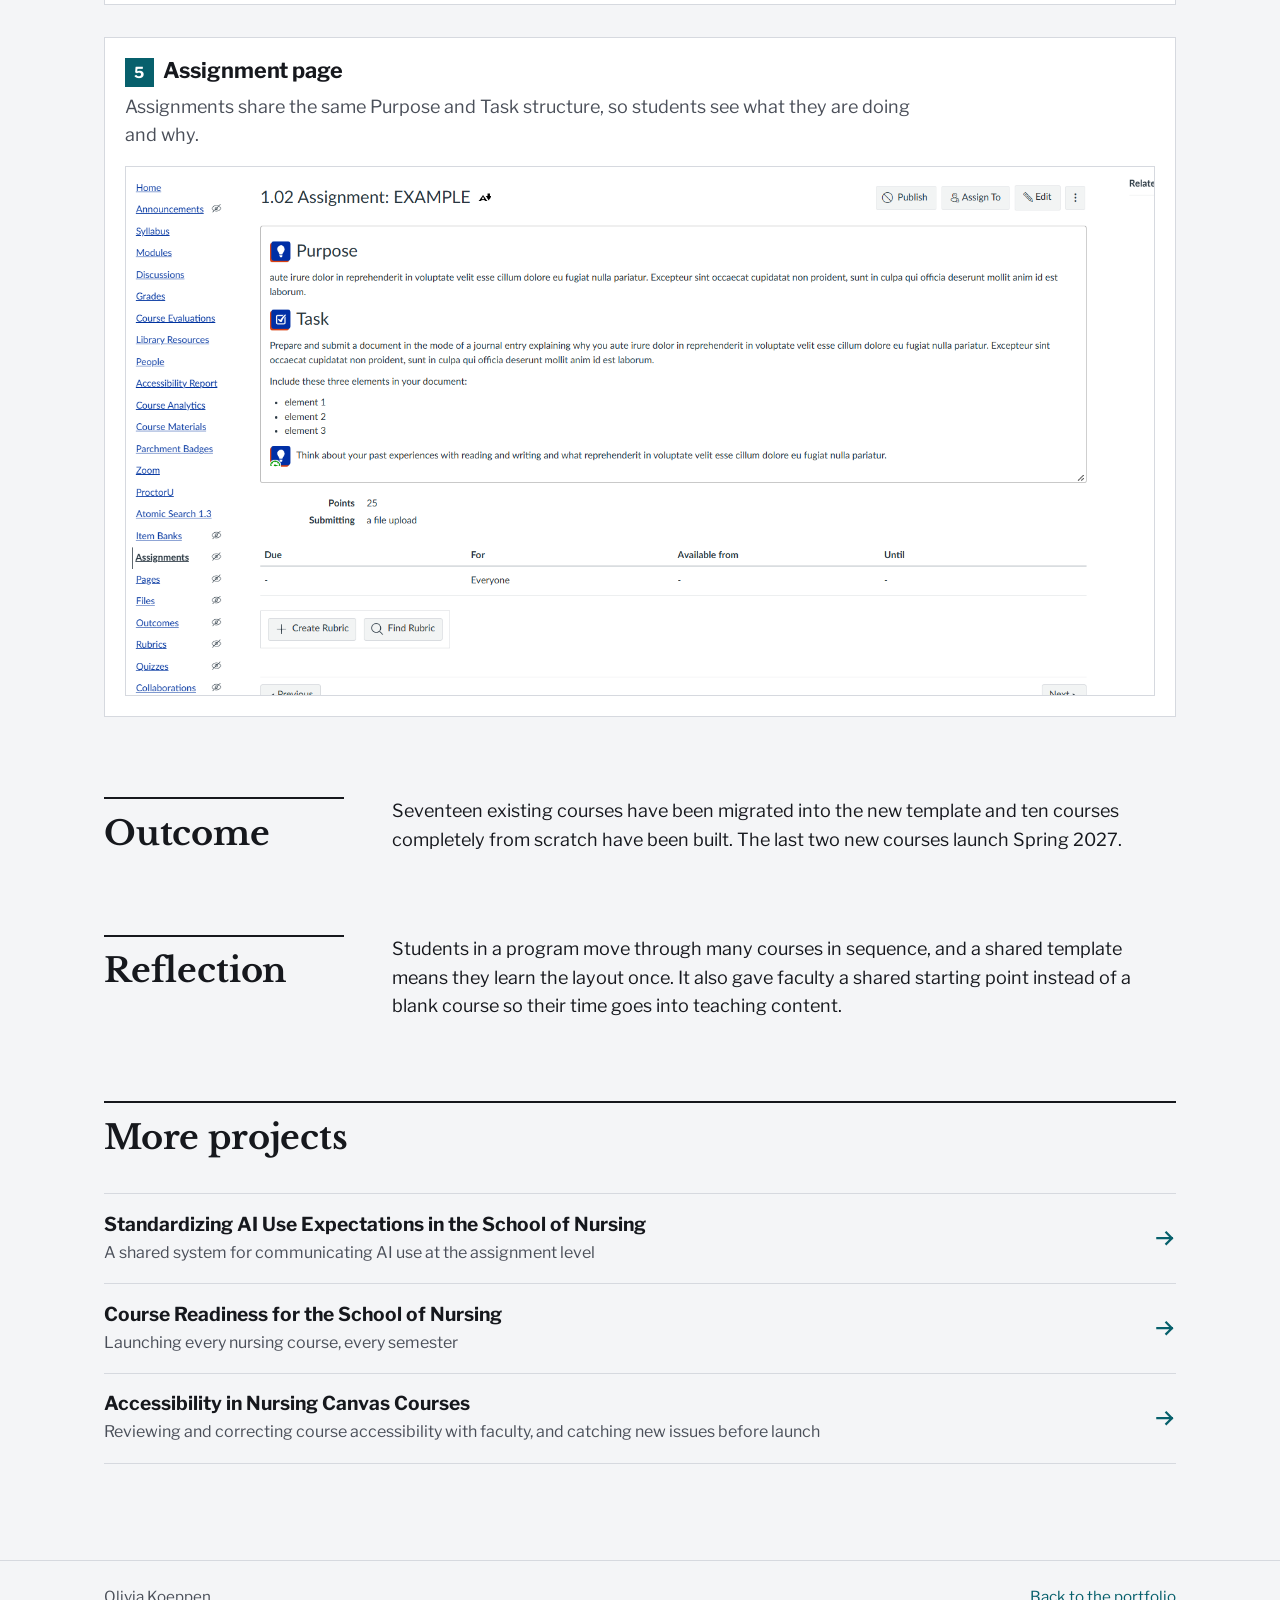
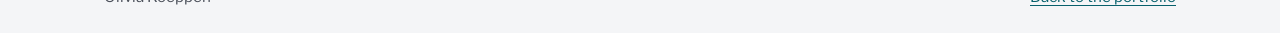
<file: docs/projects/bs-dnp-template.html>
<!doctype html>
<html lang="en">
<head>
<meta charset="utf-8">
<meta name="viewport" content="width=device-width, initial-scale=1">
<meta name="robots" content="noindex, nofollow">
<title>BS-DNP Online Course Template Redesign · Olivia Koeppen</title>
<link rel="icon" href="../favicon.svg" type="image/svg+xml">
<link rel="icon" href="../favicon-32.png" sizes="32x32" type="image/png">
<link rel="apple-touch-icon" href="../apple-touch-icon.png">
<meta property="og:type" content="website">
<meta property="og:site_name" content="Olivia Koeppen">
<meta property="og:title" content="BS-DNP Online Course Template Redesign · Olivia Koeppen">
<meta property="og:description" content="One shared course design for the online BS-DNP program, so students only have to learn the layout once. A case study by Olivia Koeppen.">
<meta property="og:url" content="https://oliviakoeppen.com/projects/bs-dnp-template.html">
<meta property="og:image" content="https://oliviakoeppen.com/assets/og-image.png">
<meta property="og:image:width" content="1200">
<meta property="og:image:height" content="630">
<meta property="og:image:alt" content="Olivia Koeppen, Instructional Design Portfolio">
<meta name="twitter:card" content="summary_large_image">
<meta name="description" content="One shared course design for the online BS-DNP program, so students only have to learn the layout once. A case study by Olivia Koeppen.">
<link rel="preconnect" href="https://fonts.googleapis.com">
<link rel="preconnect" href="https://fonts.gstatic.com" crossorigin>
<link rel="stylesheet" href="https://fonts.googleapis.com/css2?family=Libre+Baskerville:wght@400;700&family=Libre+Franklin:wght@400;500;600;700;800&display=swap">
<link rel="stylesheet" href="../styles.css">
</head>
<body>
<a class="skip-link" href="#main">Skip to main content</a>

<header class="topbar">
  <div class="wrap">
    <a class="wordmark" href="../index.html">Olivia Koeppen</a>
    <nav class="site-nav" aria-label="Main">
      <ul>
        <li><a href="../index.html#path">My path</a></li>
        <li><a href="../index.html#projects" aria-current="true">Projects</a></li>
        <li><a href="../index.html#skills">Skills</a></li>
        <li><a href="../index.html#contact">Contact</a></li>
        <li><a href="../resume.html">Resume</a></li>
      </ul>
    </nav>
  </div>
</header>

<main id="main">
  <div class="sign">
    <div class="wrap">
      <nav class="crumbs" aria-label="Breadcrumb">
        <ol>
          <li><a href="../index.html">Portfolio</a></li>
          <li><a href="../index.html#projects">Projects</a></li>
          <li><span aria-current="page">BS-DNP Template</span></li>
        </ol>
      </nav>
      <div class="case-head">
        <div>
          <h1 class="case-title">BS-DNP Online Course Template Redesign</h1>
          <p class="subtitle">One shared course design for the online BS-DNP program, so students only have to learn the layout once</p>
          <p class="description">I co-designed a new course template with eCampus and the program director, then worked with faculty to move 17 existing courses into it and build 10 new ones.</p>
          <dl class="directory facts">
            <div><dt>Audience</dt><dd>BS-DNP faculty and students</dd></div>
            <div><dt>Responsibilities</dt><dd>Template design with eCampus and the program director, content migration with faculty, new course development in the template</dd></div>
            <div><dt>Tools</dt><dd>Canvas LMS, course template</dd></div>
          </dl>
        </div>
        <aside class="sign-aside glance" aria-labelledby="aside-title">
          <h2 id="aside-title">Outcome</h2>
          <p class="figure-block"><span class="num">17</span><span class="label">existing courses migrated into the new template</span></p>
          <p class="figure-block"><span class="num">10</span><span class="label">courses built completely from scratch</span></p>
          <p class="figure-block"><span class="num">2</span><span class="label">new courses launch Spring 2027</span></p>
        </aside>
      </div>
    </div>
  </div>

  <section class="section" id="context" aria-labelledby="context-title">
    <div class="wrap split">
      <div class="section-head">
        <h2 id="context-title">Context</h2>
      </div>
      <div class="prose">
          <p>The Boise State School of Nursing’s online BS-DNP program needed a new course template. I partnered with eCampus and the program director on the redesign, which has run for over a year.</p>
      </div>
    </div>
  </section>

  <section class="section" id="problem" aria-labelledby="problem-title">
    <div class="wrap split">
      <div class="section-head">
        <h2 id="problem-title">Problem</h2>
      </div>
      <div class="prose">
          <p>The program’s existing courses had been built at different times, so they varied in layout and structure. A new template only helps if current courses move into it without losing content or disrupting faculty, and new courses have to be built in it from the start.</p>
      </div>
    </div>
  </section>

  <section class="section" id="approach" aria-labelledby="approach-title">
    <div class="wrap split">
      <div class="section-head">
        <h2 id="approach-title">Approach</h2>
      </div>
      <div class="prose">
          <p>I worked with eCampus and the program director to shape the new template and align it with program needs. I then migrated existing course content into the template alongside faculty, so the subject experts stayed in control of their material. I also worked with instructors to develop new courses in the template from the beginning. The template gives every module an overview with learning objectives and time estimates, and gives every assignment the same Purpose and Task format, so students can plan their week and always know what an assignment is asking of them.</p>
      </div>
    </div>
  </section>

  <section class="section" id="template-examples" aria-labelledby="template-examples-title">
    <div class="wrap">
      <div class="section-head">
        <h2 id="template-examples-title">Artifact: BS-DNP Template Course Redesign Examples</h2>
        <p>Screenshots of the template with placeholder content, as faculty receive it before adding their material.</p>
      </div>
      <div class="shots">
        <figure class="artifact-figure shot" aria-labelledby="shot-course-home">
          <div class="shot-head">
            <h3 id="shot-course-home"><span class="shot-n">1</span> Course home page</h3>
            <p>Students start here: a welcome, three Getting Started steps, and buttons for Instructor Information, Course Resources, and Course Questions that repeat on later pages.</p>
          </div>
          <img src="../assets/bs-dnp/course-home.png" width="1299" height="792" loading="lazy" alt="Template course home page with a Getting Started section and buttons for Instructor Information, Course Resources, and Course Questions.">
        </figure>
        <figure class="artifact-figure shot" aria-labelledby="shot-syllabus-page">
          <div class="shot-head">
            <h3 id="shot-syllabus-page"><span class="shot-n">2</span> Syllabus page</h3>
            <p>The syllabus page links the program syllabus file and puts textbook information, course learning outcomes, and communication expectations in one place.</p>
          </div>
          <img src="../assets/bs-dnp/syllabus-page.png" width="1708" height="869" loading="lazy" alt="Template syllabus page with sections for Textbook, Course Learning Outcomes, and Communication Expectations.">
        </figure>
        <figure class="artifact-figure shot" aria-labelledby="shot-module-list">
          <div class="shot-head">
            <h3 id="shot-module-list"><span class="shot-n">3</span> Module structure</h3>
            <p>Each module follows the same order, with items grouped by due date: Wednesday, Friday, and Sunday at 11:59 p.m. Mountain Time.</p>
          </div>
          <img src="../assets/bs-dnp/module-list.png" width="1593" height="932" loading="lazy" alt="Module 1 in the template, with items grouped under due dates of Wednesday, Friday, and Sunday at 11:59 p.m. Mountain Time.">
        </figure>
        <figure class="artifact-figure shot" aria-labelledby="shot-module-overview">
          <div class="shot-head">
            <h3 id="shot-module-overview"><span class="shot-n">4</span> Module overview page</h3>
            <p>Every module opens with an overview: an introduction, learning objectives, and the week's tasks by due date with time estimates.</p>
          </div>
          <img src="../assets/bs-dnp/module-overview.png" width="1706" height="930" loading="lazy" alt="Module 1 overview page template with an introduction, learning objectives, and assignments grouped by due date.">
        </figure>
        <figure class="artifact-figure shot" aria-labelledby="shot-assignment-page">
          <div class="shot-head">
            <h3 id="shot-assignment-page"><span class="shot-n">5</span> Assignment page</h3>
            <p>Assignments share the same Purpose and Task structure, so students see what they are doing and why.</p>
          </div>
          <img src="../assets/bs-dnp/assignment-page.png" width="1630" height="837" loading="lazy" alt="Assignment page template with Purpose and Task sections and a reflection prompt.">
        </figure>
      </div>
    </div>
  </section>

  <section class="section" id="outcome" aria-labelledby="outcome-title">
    <div class="wrap split">
      <div class="section-head">
        <h2 id="outcome-title">Outcome</h2>
      </div>
      <div class="prose">
          <p>Seventeen existing courses have been migrated into the new template and ten courses completely from scratch have been built. The last two new courses launch Spring 2027.</p>
      </div>
    </div>
  </section>

  <section class="section" id="reflection" aria-labelledby="reflection-title">
    <div class="wrap split">
      <div class="section-head">
        <h2 id="reflection-title">Reflection</h2>
      </div>
      <div class="prose">
          <p>Students in a program move through many courses in sequence, and a shared template means they learn the layout once. It also gave faculty a shared starting point instead of a blank course so their time goes into teaching content.</p>
      </div>
    </div>
  </section>

  <section class="section" id="more" aria-labelledby="more-title">
    <div class="wrap">
      <div class="section-head">
        <h2 id="more-title">More projects</h2>
      </div>
      <ul class="more">
        <li><a href="ai-use-expectations.html"><span class="t">Standardizing AI Use Expectations in the School of Nursing</span><span class="s">A shared system for communicating AI use at the assignment level</span><svg viewBox="0 0 20 20" aria-hidden="true" focusable="false"><path d="M3 10h13M11 5l5 5-5 5" fill="none" stroke="currentColor" stroke-width="2" stroke-linecap="square"/></svg></a></li>
        <li><a href="course-readiness.html"><span class="t">Course Readiness for the School of Nursing</span><span class="s">Launching every nursing course, every semester</span><svg viewBox="0 0 20 20" aria-hidden="true" focusable="false"><path d="M3 10h13M11 5l5 5-5 5" fill="none" stroke="currentColor" stroke-width="2" stroke-linecap="square"/></svg></a></li>
        <li><a href="accessibility.html"><span class="t">Accessibility in Nursing Canvas Courses</span><span class="s">Reviewing and correcting course accessibility with faculty, and catching new issues before launch</span><svg viewBox="0 0 20 20" aria-hidden="true" focusable="false"><path d="M3 10h13M11 5l5 5-5 5" fill="none" stroke="currentColor" stroke-width="2" stroke-linecap="square"/></svg></a></li>
      </ul>
    </div>
  </section>
</main>

<footer class="site-footer">
  <div class="wrap">
    <span>Olivia Koeppen</span>
    <a href="../index.html">Back to the portfolio</a>
  </div>
</footer>
</body>
</html>
</file>
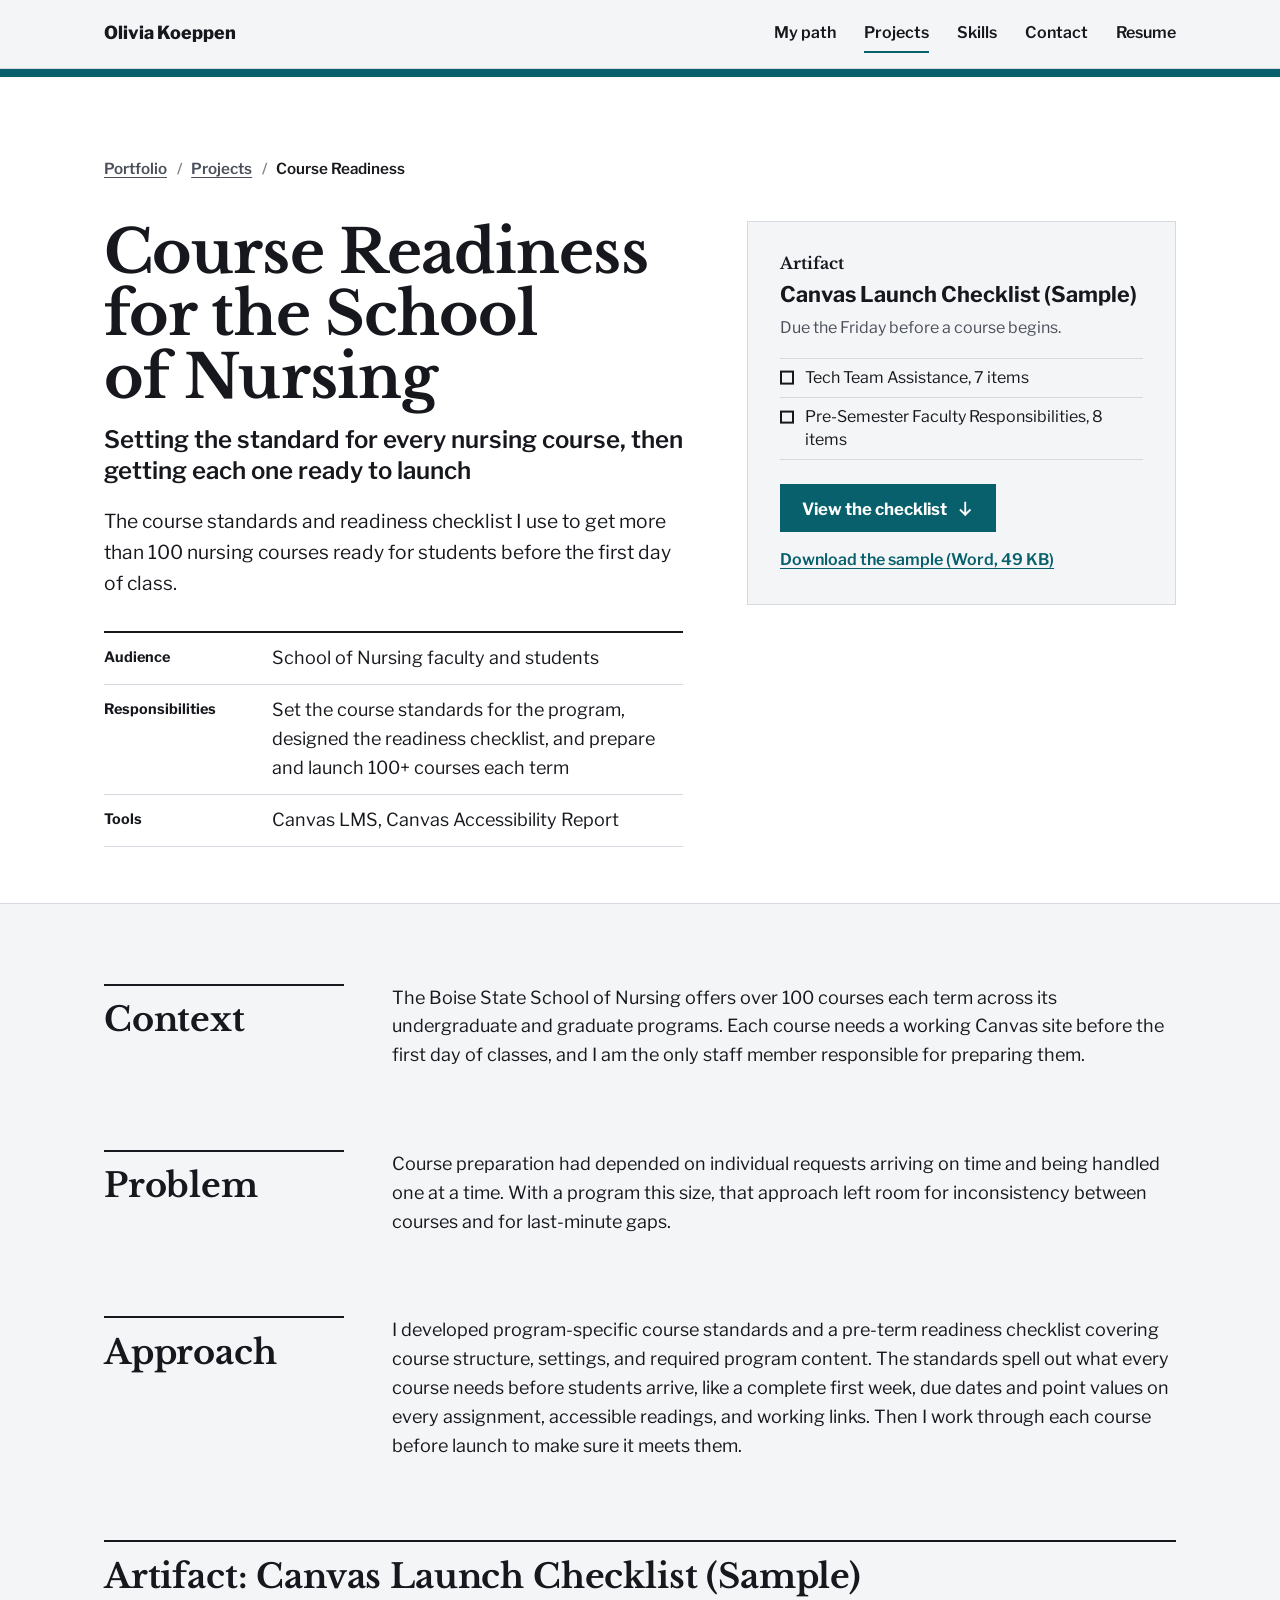
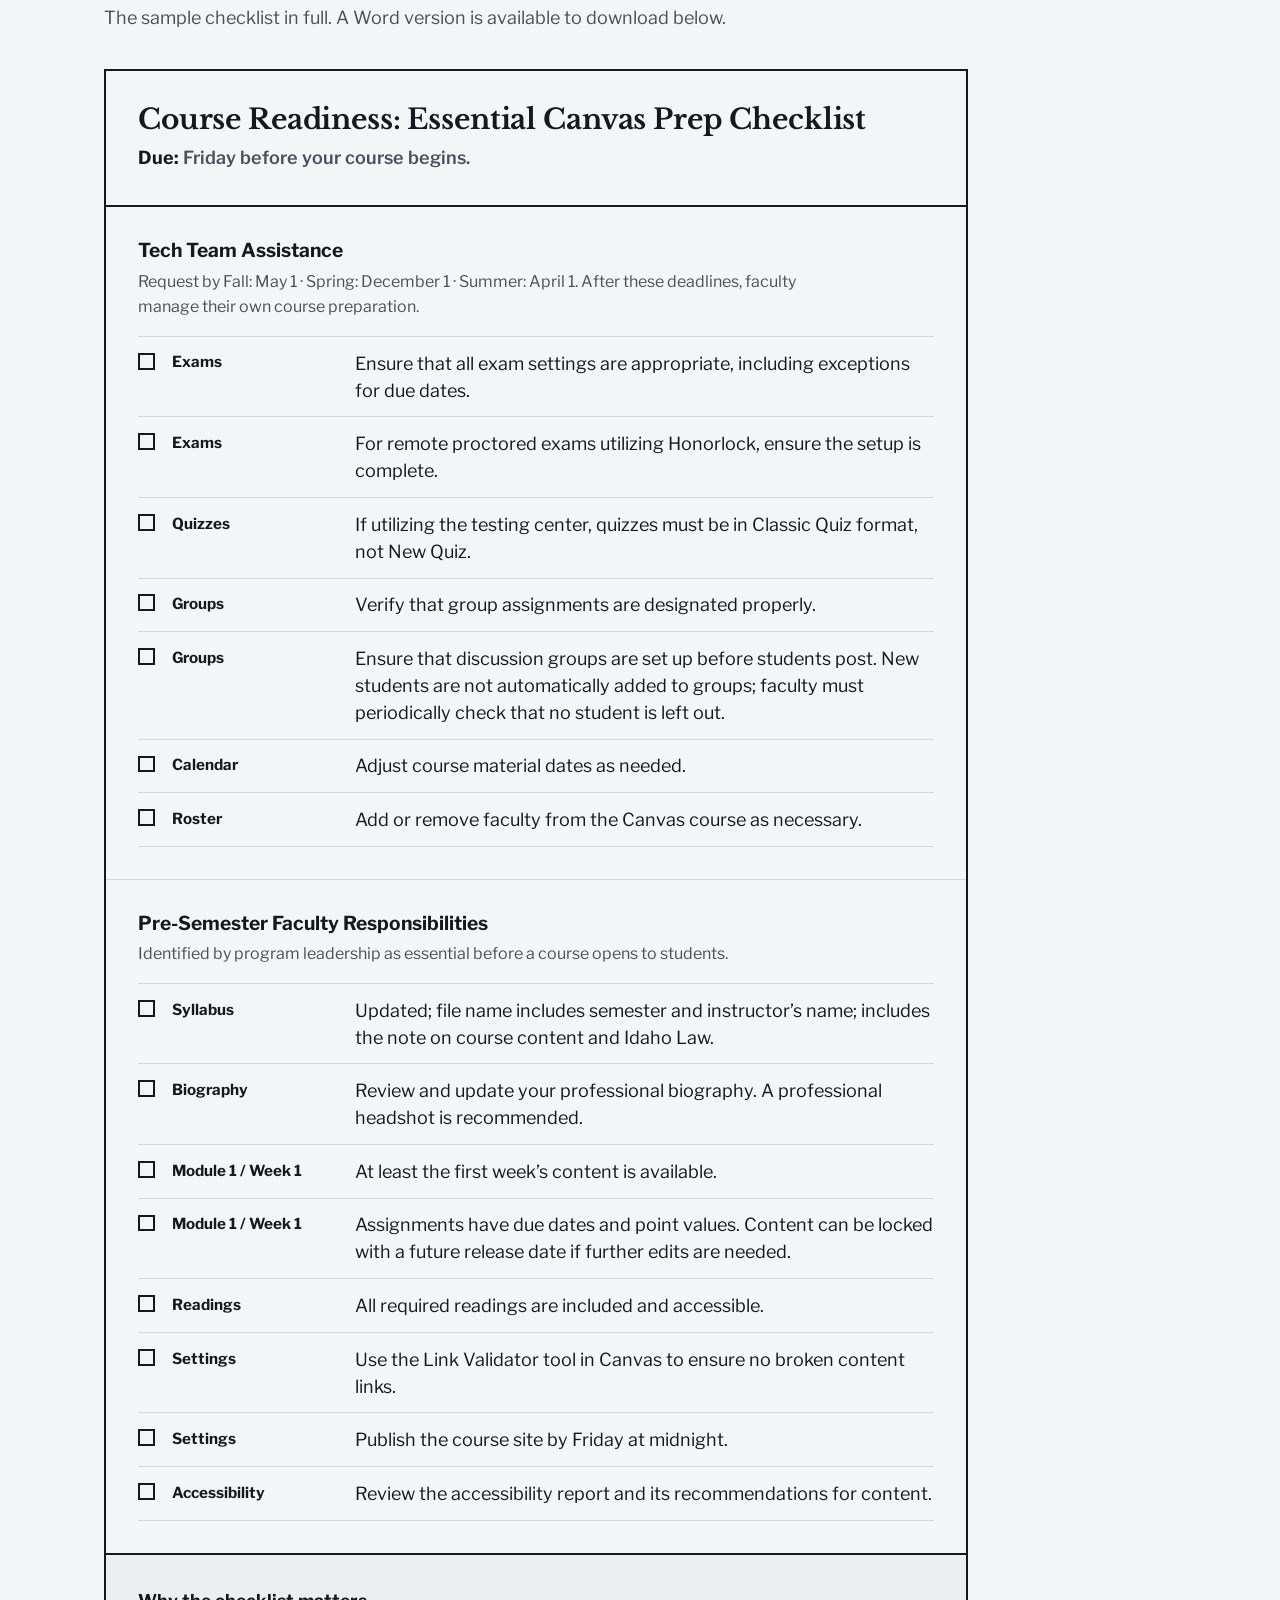
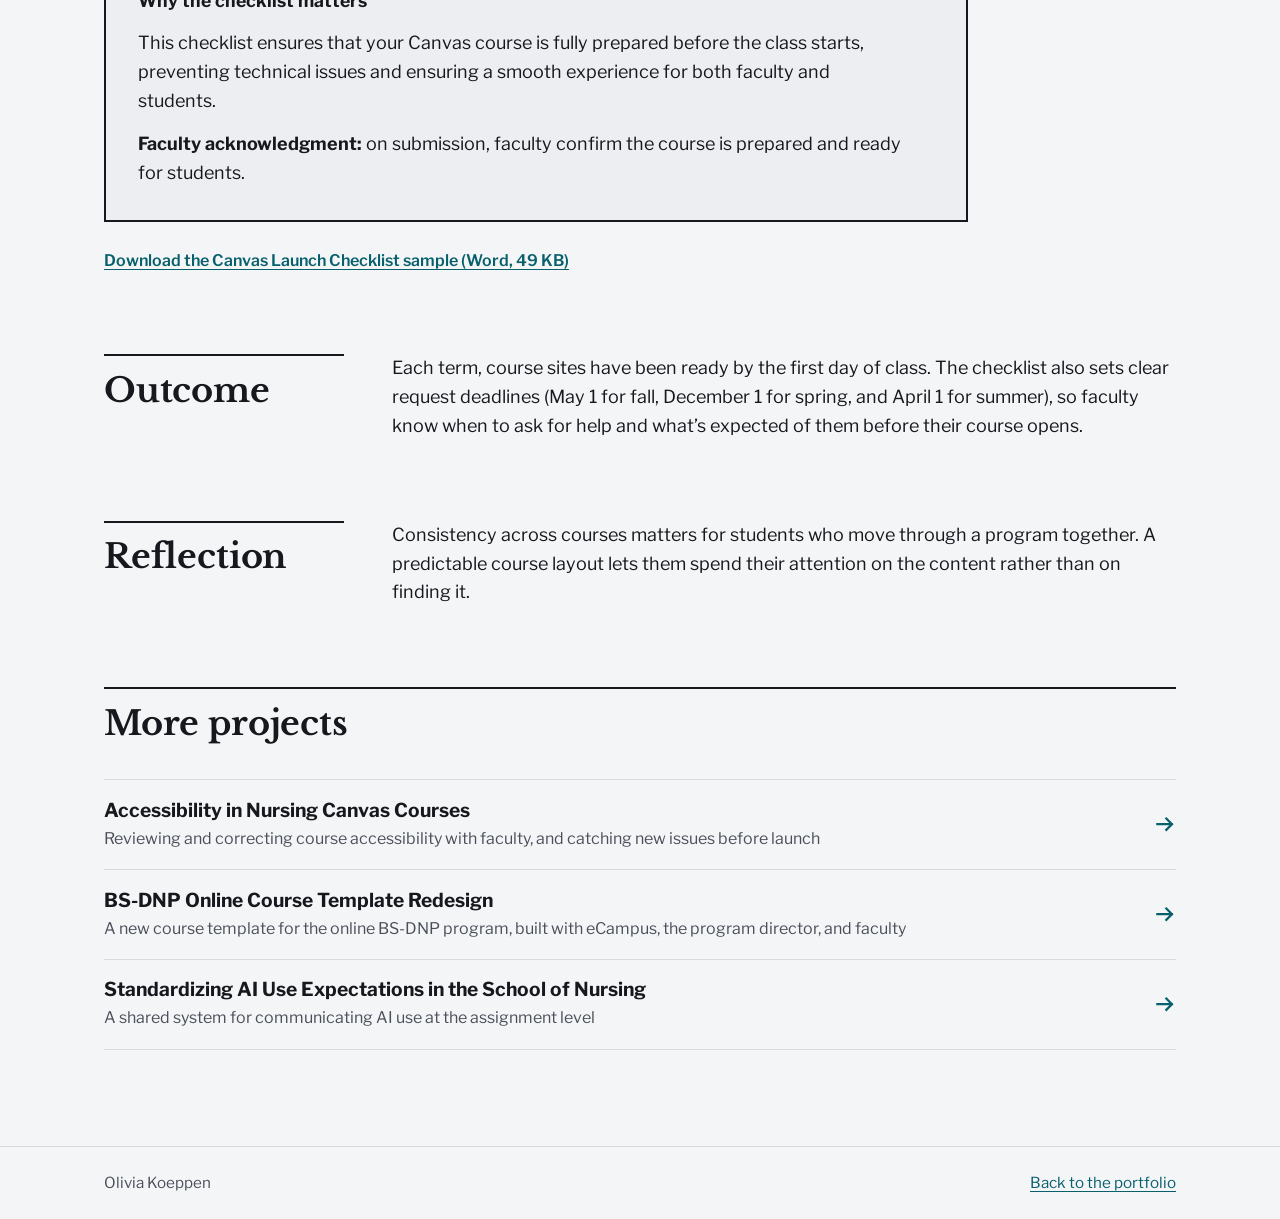
<file: docs/projects/course-readiness.html>
<!doctype html>
<html lang="en">
<head>
<meta charset="utf-8">
<meta name="viewport" content="width=device-width, initial-scale=1">
<meta name="robots" content="noindex, nofollow">
<title>Course Readiness for the School of Nursing · Olivia Koeppen</title>
<link rel="icon" href="../favicon.svg" type="image/svg+xml">
<link rel="icon" href="../favicon-32.png" sizes="32x32" type="image/png">
<link rel="apple-touch-icon" href="../apple-touch-icon.png">
<meta property="og:type" content="website">
<meta property="og:site_name" content="Olivia Koeppen">
<meta property="og:title" content="Course Readiness for the School of Nursing · Olivia Koeppen">
<meta property="og:description" content="Setting the standard for every nursing course, then getting each one ready to launch. A case study by Olivia Koeppen.">
<meta property="og:url" content="https://oliviakoeppen.com/projects/course-readiness.html">
<meta property="og:image" content="https://oliviakoeppen.com/assets/og-image.png">
<meta property="og:image:width" content="1200">
<meta property="og:image:height" content="630">
<meta property="og:image:alt" content="Olivia Koeppen, Instructional Design Portfolio">
<meta name="twitter:card" content="summary_large_image">
<meta name="description" content="Setting the standard for every nursing course, then getting each one ready to launch. A case study by Olivia Koeppen.">
<link rel="preconnect" href="https://fonts.googleapis.com">
<link rel="preconnect" href="https://fonts.gstatic.com" crossorigin>
<link rel="stylesheet" href="https://fonts.googleapis.com/css2?family=Libre+Baskerville:wght@400;700&family=Libre+Franklin:wght@400;500;600;700;800&display=swap">
<link rel="stylesheet" href="../styles.css">
</head>
<body>
<a class="skip-link" href="#main">Skip to main content</a>

<header class="topbar">
  <div class="wrap">
    <a class="wordmark" href="../index.html">Olivia Koeppen</a>
    <nav class="site-nav" aria-label="Main">
      <ul>
        <li><a href="../index.html#path">My path</a></li>
        <li><a href="../index.html#projects" aria-current="true">Projects</a></li>
        <li><a href="../index.html#skills">Skills</a></li>
        <li><a href="../index.html#contact">Contact</a></li>
        <li><a href="../resume.html">Resume</a></li>
      </ul>
    </nav>
  </div>
</header>

<main id="main">
  <div class="sign">
    <div class="wrap">
      <nav class="crumbs" aria-label="Breadcrumb">
        <ol>
          <li><a href="../index.html">Portfolio</a></li>
          <li><a href="../index.html#projects">Projects</a></li>
          <li><span aria-current="page">Course Readiness</span></li>
        </ol>
      </nav>
      <div class="case-head">
        <div>
          <h1 class="case-title">Course Readiness for the School of Nursing</h1>
          <p class="subtitle">Setting the standard for every nursing course, then getting each one ready to launch</p>
          <p class="description">The course standards and readiness checklist I use to get more than 100 nursing courses ready for students before the first day of class.</p>
          <dl class="directory facts">
            <div><dt>Audience</dt><dd>School of Nursing faculty and students</dd></div>
            <div><dt>Responsibilities</dt><dd>Set the course standards for the program, designed the readiness checklist, and prepare and launch 100+ courses each term</dd></div>
            <div><dt>Tools</dt><dd>Canvas LMS, Canvas Accessibility Report</dd></div>
          </dl>
        </div>
        <aside class="sign-aside" aria-labelledby="aside-title">
          <h2 id="aside-title">Artifact</h2>
          <p class="doc-title">Canvas Launch Checklist (Sample)</p>
          <p class="doc-meta">Due the Friday before a course begins.</p>
          <ul class="mini-list">
            <li>Tech Team Assistance, 7 items</li>
            <li>Pre-Semester Faculty Responsibilities, 8 items</li>
          </ul>
          <div class="aside-actions">
            <a class="btn" href="#checklist">View the checklist <svg viewBox="0 0 20 20" aria-hidden="true" focusable="false"><path d="M10 3v13M5 11l5 5 5-5" fill="none" stroke="currentColor" stroke-width="2" stroke-linecap="square"/></svg></a>
            <a class="text-link" href="../assets/canvas-launch-checklist-sample.docx" download>Download the sample (Word, 49 KB)</a>
          </div>
        </aside>
      </div>
    </div>
  </div>

  <section class="section" id="context" aria-labelledby="context-title">
    <div class="wrap split">
      <div class="section-head">
        <h2 id="context-title">Context</h2>
      </div>
      <div class="prose">
          <p>The Boise State School of Nursing offers over 100 courses each term across its undergraduate and graduate programs. Each course needs a working Canvas site before the first day of classes, and I am the only staff member responsible for preparing them.</p>
      </div>
    </div>
  </section>

  <section class="section" id="problem" aria-labelledby="problem-title">
    <div class="wrap split">
      <div class="section-head">
        <h2 id="problem-title">Problem</h2>
      </div>
      <div class="prose">
          <p>Course preparation had depended on individual requests arriving on time and being handled one at a time. With a program this size, that approach left room for inconsistency between courses and for last-minute gaps.</p>
      </div>
    </div>
  </section>

  <section class="section" id="approach" aria-labelledby="approach-title">
    <div class="wrap split">
      <div class="section-head">
        <h2 id="approach-title">Approach</h2>
      </div>
      <div class="prose">
          <p>I developed program-specific course standards and a pre-term readiness checklist covering course structure, settings, and required program content. The standards spell out what every course needs before students arrive, like a complete first week, due dates and point values on every assignment, accessible readings, and working links. Then I work through each course before launch to make sure it meets them.</p>
      </div>
    </div>
  </section>

  <section class="section" id="checklist" aria-labelledby="checklist-title">
    <div class="wrap">
      <div class="section-head">
        <h2 id="checklist-title">Artifact: Canvas Launch Checklist (Sample)</h2>
        <p>The sample checklist in full. A Word version is available to download below.</p>
      </div>
      <div class="artifact-doc">
        <div class="doc-head">
          <h3>Course Readiness: Essential Canvas Prep Checklist</h3>
          <p class="due"><strong>Due:</strong> Friday before your course begins.</p>
        </div>
        <div class="doc-group">
          <h4 id="tech-title">Tech Team Assistance</h4>
          <p class="note">Request by Fall: May 1 · Spring: December 1 · Summer: April 1. After these deadlines, faculty manage their own course preparation.</p>
          <ul class="checklist" aria-labelledby="tech-title">
            <li><span class="area">Exams</span><span>Ensure that all exam settings are appropriate, including exceptions for due dates.</span></li>
            <li><span class="area">Exams</span><span>For remote proctored exams utilizing Honorlock, ensure the setup is complete.</span></li>
            <li><span class="area">Quizzes</span><span>If utilizing the testing center, quizzes must be in Classic Quiz format, not New Quiz.</span></li>
            <li><span class="area">Groups</span><span>Verify that group assignments are designated properly.</span></li>
            <li><span class="area">Groups</span><span>Ensure that discussion groups are set up before students post. New students are not automatically added to groups; faculty must periodically check that no student is left out.</span></li>
            <li><span class="area">Calendar</span><span>Adjust course material dates as needed.</span></li>
            <li><span class="area">Roster</span><span>Add or remove faculty from the Canvas course as necessary.</span></li>
          </ul>
        </div>
        <div class="doc-group">
          <h4 id="faculty-title">Pre-Semester Faculty Responsibilities</h4>
          <p class="note">Identified by program leadership as essential before a course opens to students.</p>
          <ul class="checklist" aria-labelledby="faculty-title">
            <li><span class="area">Syllabus</span><span>Updated; file name includes semester and instructor’s name; includes the note on course content and Idaho Law.</span></li>
            <li><span class="area">Biography</span><span>Review and update your professional biography. A professional headshot is recommended.</span></li>
            <li><span class="area">Module 1 / Week 1</span><span>At least the first week’s content is available.</span></li>
            <li><span class="area">Module 1 / Week 1</span><span>Assignments have due dates and point values. Content can be locked with a future release date if further edits are needed.</span></li>
            <li><span class="area">Readings</span><span>All required readings are included and accessible.</span></li>
            <li><span class="area">Settings</span><span>Use the Link Validator tool in Canvas to ensure no broken content links.</span></li>
            <li><span class="area">Settings</span><span>Publish the course site by Friday at midnight.</span></li>
            <li><span class="area">Accessibility</span><span>Review the accessibility report and its recommendations for content.</span></li>
          </ul>
        </div>
        <div class="doc-foot">
          <h4>Why the checklist matters</h4>
          <p>This checklist ensures that your Canvas course is fully prepared before the class starts, preventing technical issues and ensuring a smooth experience for both faculty and students.</p>
          <p><strong>Faculty acknowledgment:</strong> on submission, faculty confirm the course is prepared and ready for students.</p>
        </div>
      </div>
      <p class="artifact-actions"><a class="text-link" href="../assets/canvas-launch-checklist-sample.docx" download>Download the Canvas Launch Checklist sample (Word, 49 KB)</a></p>
    </div>
  </section>

  <section class="section" id="outcome" aria-labelledby="outcome-title">
    <div class="wrap split">
      <div class="section-head">
        <h2 id="outcome-title">Outcome</h2>
      </div>
      <div class="prose">
          <p>Each term, course sites have been ready by the first day of class. The checklist also sets clear request deadlines (May 1 for fall, December 1 for spring, and April 1 for summer), so faculty know when to ask for help and what’s expected of them before their course opens.</p>
      </div>
    </div>
  </section>

  <section class="section" id="reflection" aria-labelledby="reflection-title">
    <div class="wrap split">
      <div class="section-head">
        <h2 id="reflection-title">Reflection</h2>
      </div>
      <div class="prose">
          <p>Consistency across courses matters for students who move through a program together. A predictable course layout lets them spend their attention on the content rather than on finding it.</p>
      </div>
    </div>
  </section>

  <section class="section" id="more" aria-labelledby="more-title">
    <div class="wrap">
      <div class="section-head">
        <h2 id="more-title">More projects</h2>
      </div>
      <ul class="more">
        <li><a href="accessibility.html"><span class="t">Accessibility in Nursing Canvas Courses</span><span class="s">Reviewing and correcting course accessibility with faculty, and catching new issues before launch</span><svg viewBox="0 0 20 20" aria-hidden="true" focusable="false"><path d="M3 10h13M11 5l5 5-5 5" fill="none" stroke="currentColor" stroke-width="2" stroke-linecap="square"/></svg></a></li>
        <li><a href="bs-dnp-template.html"><span class="t">BS-DNP Online Course Template Redesign</span><span class="s">A new course template for the online BS-DNP program, built with eCampus, the program director, and faculty</span><svg viewBox="0 0 20 20" aria-hidden="true" focusable="false"><path d="M3 10h13M11 5l5 5-5 5" fill="none" stroke="currentColor" stroke-width="2" stroke-linecap="square"/></svg></a></li>
        <li><a href="ai-use-expectations.html"><span class="t">Standardizing AI Use Expectations in the School of Nursing</span><span class="s">A shared system for communicating AI use at the assignment level</span><svg viewBox="0 0 20 20" aria-hidden="true" focusable="false"><path d="M3 10h13M11 5l5 5-5 5" fill="none" stroke="currentColor" stroke-width="2" stroke-linecap="square"/></svg></a></li>
      </ul>
    </div>
  </section>
</main>

<footer class="site-footer">
  <div class="wrap">
    <span>Olivia Koeppen</span>
    <a href="../index.html">Back to the portfolio</a>
  </div>
</footer>
</body>
</html>
</file>
<file: styles.css>
/* Olivia Koeppen, instructional design portfolio
   Light only. One white sign panel per page with a deep teal top rule; light grey ground, black ink, teal links and figures. */

:root {
  color-scheme: light;
  --ground: #f4f5f7;          /* very light grey page */
  --panel: #eceef1;
  --ink: #16181d;
  --ink-2: #4a4f59;
  --rule: #d6d9df;
  --rule-strong: #16181d;
  --accent: #07606c;          /* deep teal: links, markers, figures */
  --accent-hover: #044650;
  --accent-soft: #d8e9eb;     /* teal tint for rules and fills, never text */
  --sign: #ffffff;            /* the sign panel: white on the grey page */
  --on-sign: #16181d;
  --on-sign-2: #4a4f59;
  --on-sign-rule: #d6d9df;
  --focus: #07606c;
  --bar-track: #dfe2e8;

  --display: "Overpass", "Helvetica Neue", Arial, system-ui, sans-serif;
  --text: "Source Serif 4", "Iowan Old Style", "Palatino Linotype", Georgia, serif;

  --wrap: 72rem;
  --gutter: clamp(1rem, 4vw, 2.5rem);
  --measure: 68ch;
}

/* ---------- Base ---------- */

*, *::before, *::after { box-sizing: border-box; }

html { -webkit-text-size-adjust: 100%; scrollbar-color: var(--ink-2) var(--ground); }

body {
  margin: 0;
  background: var(--ground);
  color: var(--ink);
  font-family: var(--text);
  font-size: 1.125rem;
  line-height: 1.6;
  font-optical-sizing: auto;
  text-rendering: optimizeLegibility;
}

::selection { background: var(--accent); color: #fff; }

h1, h2, h3 {
  font-family: var(--display);
  font-weight: 700;
  line-height: 1.12;
  letter-spacing: -.01em;
  margin: 0;
  text-wrap: balance;
}

p, ul, ol, dl, dd, figure { margin: 0; }

a {
  color: var(--accent);
  text-decoration-thickness: 1px;
  text-underline-offset: .2em;
}
a:hover { color: var(--accent-hover); text-decoration-thickness: 2px; }

:focus-visible {
  outline: 3px solid var(--focus);
  outline-offset: 3px;
  border-radius: 1px;
}

.wrap {
  width: 100%;
  max-width: var(--wrap);
  margin-inline: auto;
  padding-inline: var(--gutter);
}

.skip-link {
  position: absolute;
  left: var(--gutter);
  top: -100px;
  z-index: 10;
  background: var(--ink);
  color: var(--ground);
  font-family: var(--display);
  font-weight: 700;
  padding: .6rem 1rem;
  text-decoration: none;
}
.skip-link:focus { top: .75rem; color: var(--ground); }

.visually-hidden {
  position: absolute !important;
  width: 1px; height: 1px;
  overflow: hidden; clip: rect(0 0 0 0);
  white-space: nowrap;
}

/* ---------- Top bar ---------- */

.topbar { border-bottom: 1px solid var(--rule); }
.topbar .wrap {
  display: flex;
  flex-wrap: wrap;
  align-items: center;
  justify-content: space-between;
  gap: .5rem 2rem;
  padding-block: .9rem;
}
.wordmark {
  font-family: var(--display);
  font-weight: 800;
  font-size: 1.125rem;
  color: var(--ink);
  text-decoration: none;
  letter-spacing: -.005em;
}
.wordmark:hover { color: var(--ink); }
.site-nav ul {
  list-style: none;
  padding: 0;
  display: flex;
  flex-wrap: wrap;
  gap: .25rem 1.75rem;
}
.site-nav a {
  font-family: var(--display);
  font-weight: 600;
  font-size: 1rem;
  color: var(--ink);
  text-decoration: none;
  display: inline-block;
  padding-block: .35rem;
  border-bottom: 2px solid transparent;
}
.site-nav a:hover { border-bottom-color: var(--rule-strong); color: var(--ink); }
.site-nav a[aria-current] { border-bottom-color: var(--accent); }

/* ---------- The sign panel (the one bold field) ---------- */

.sign {
  background: var(--sign);
  color: var(--on-sign);
  border-top: 8px solid var(--accent);
  border-bottom: 1px solid var(--rule);
}
.sign .wrap { padding-block: clamp(2.5rem, 7vw, 5rem) clamp(2.25rem, 5vw, 3.5rem); }
.sign a { color: var(--accent); }
.sign a:hover { color: var(--accent-hover); }
.sign :focus-visible { outline-color: var(--focus); }

.sign h1 {
  font-size: clamp(2.75rem, 8vw, 5.5rem);
  font-weight: 800;
  letter-spacing: -.025em;
  line-height: 1;
}
.sign .role {
  font-family: var(--display);
  font-weight: 600;
  font-size: clamp(1.15rem, 2.4vw, 1.5rem);
  margin-top: .9rem;
  color: var(--on-sign-2);
}
.sign .intro {
  font-size: clamp(1.2rem, 2.3vw, 1.45rem);
  line-height: 1.5;
  max-width: 40ch;
  margin-top: 1.5rem;
}

/* Directory rows: label column + value, used in the sign and in facts blocks */
.directory {
  display: grid;
  gap: 0;
  margin-top: clamp(2rem, 5vw, 3rem);
  border-top: 2px solid var(--on-sign);
}
.directory > div {
  display: grid;
  grid-template-columns: 7.5rem 1fr;
  gap: 1rem;
  padding-block: .7rem;
  border-bottom: 1px solid var(--on-sign-rule);
}
.directory dt {
  font-family: var(--display);
  font-weight: 700;
  font-size: .9rem;
  padding-top: .15rem;
}
.directory dd { overflow-wrap: anywhere; }

@media (min-width: 56rem) {
  .sign .directory.inline {
    grid-template-columns: repeat(3, auto);
    justify-content: start;
    border-bottom: 1px solid var(--on-sign-rule);
  }
  .sign .directory.inline > div {
    grid-template-columns: auto auto;
    border-bottom: 0;
    padding-inline-end: 3rem;
  }
}

/* ---------- Sections ---------- */

main { display: block; }

.section { padding-block: clamp(3rem, 7vw, 5rem) 0; }
.section:last-child { padding-bottom: clamp(3.5rem, 8vw, 6rem); }

.section-head {
  border-top: 2px solid var(--rule-strong);
  padding-top: .9rem;
  margin-bottom: clamp(1.5rem, 3vw, 2.25rem);
}
.section-head h2 { font-size: clamp(1.6rem, 3.4vw, 2.1rem); }
.section-head p {
  margin-top: .5rem;
  color: var(--ink-2);
  max-width: var(--measure);
}

/* Two-column reading layout: heading left, text right */
.split { display: grid; gap: 1rem 3rem; }
@media (min-width: 56rem) {
  .split { grid-template-columns: 15rem minmax(0, 1fr); }
  .split > .section-head { margin-bottom: 0; }
}
.prose { max-width: var(--measure); }
.prose p + p { margin-top: 1em; }

/* ---------- My path ---------- */

.path {
  list-style: none;
  padding: 0;
  display: grid;
  gap: 0;
}
.path > li {
  display: grid;
  grid-template-columns: 2.75rem minmax(0, 1fr);
  gap: 0 1.25rem;
  padding-block: 1.5rem;
  border-bottom: 1px solid var(--rule);
}
.path > li:first-child { padding-top: 0; }
.marker {
  width: 2.75rem;
  height: 2.75rem;
  display: grid;
  place-items: center;
  background: var(--accent);
  color: var(--ground);
  font-family: var(--display);
  font-weight: 800;
  font-size: 1.25rem;
  line-height: 1;
  padding-top: .15rem;
}
.path > li.next .marker {
  background: transparent;
  color: var(--accent);
  box-shadow: inset 0 0 0 2px var(--accent);
}
.path-when {
  font-family: var(--display);
  font-weight: 600;
  font-size: .95rem;
  color: var(--ink-2);
}
.path h3 { font-size: 1.3rem; margin-top: .15rem; }
.path h3 span { font-weight: 600; color: var(--ink-2); }
.path p { margin-top: .6rem; max-width: var(--measure); }
.path .learned { font-style: italic; }
.path-body { grid-column: 2; }

@media (min-width: 56rem) {
  .path > li { grid-template-columns: 2.75rem 11rem minmax(0, 1fr); }
  .path-when { padding-top: .55rem; }
  .path-body { grid-column: 3; grid-row: 1; }
}

.education {
  margin-top: 1.75rem;
  display: grid;
  grid-template-columns: 2.75rem minmax(0, 1fr);
  gap: 0 1.25rem;
}
.education strong { font-family: var(--display); font-weight: 700; }
@media (min-width: 56rem) {
  .education { grid-template-columns: 15rem minmax(0, 1fr); }
}
.education > :first-child { grid-column: 2; }

/* ---------- Project directory ---------- */

.projects { list-style: none; padding: 0; border-top: 1px solid var(--rule); }
.project-row {
  position: relative;
  display: grid;
  gap: .75rem 2.5rem;
  padding: 1.6rem 0;
  border-bottom: 1px solid var(--rule);
}
.project-row h3 { font-size: clamp(1.3rem, 2.6vw, 1.6rem); }
.project-row h3 a {
  color: var(--ink);
  text-decoration: none;
}
.project-row h3 a::after { content: ""; position: absolute; inset: 0; }
.project-row h3 a:focus-visible { outline: none; }
.project-row:has(h3 a:focus-visible) { outline: 3px solid var(--focus); outline-offset: 2px; }
.project-row .summary { margin-top: .4rem; color: var(--ink-2); max-width: 52ch; }
.project-row .go {
  display: inline-flex;
  align-items: center;
  gap: .4rem;
  margin-top: .8rem;
  font-family: var(--display);
  font-weight: 700;
  font-size: .95rem;
  color: var(--accent);
}
.go svg, .btn svg { width: 1.1em; height: 1.1em; flex: none; transition: transform .25s cubic-bezier(.16, 1, .3, 1); }
.project-row:hover h3 a { text-decoration: underline; text-decoration-thickness: 2px; text-underline-offset: .18em; }
.project-row:hover .go svg { transform: translateX(4px); }

.figure-block {
  font-family: var(--display);
}
.figure-block .num {
  display: block;
  font-weight: 800;
  font-size: clamp(2rem, 4.5vw, 2.75rem);
  line-height: 1;
  letter-spacing: -.02em;
  color: var(--accent);
  font-variant-numeric: tabular-nums lining-nums;
}
.figure-block .num .arrow { font-weight: 600; color: var(--ink-2); padding-inline: .1em; }
.figure-block .label {
  display: block;
  margin-top: .45rem;
  font-weight: 600;
  font-size: .95rem;
  line-height: 1.35;
  color: var(--ink-2);
  max-width: 24ch;
}

@media (min-width: 56rem) {
  .project-row {
    grid-template-columns: minmax(0, 1fr) 17rem;
    align-items: start;
  }
}

/* ---------- Skills ---------- */

.skills {
  display: grid;
  gap: 2rem 2.5rem;
  grid-template-columns: repeat(auto-fit, minmax(14rem, 1fr));
}
.skills h3 {
  font-size: 1.1rem;
  padding-bottom: .5rem;
  border-bottom: 1px solid var(--rule);
  margin-bottom: .75rem;
}
.skills ul { list-style: none; padding: 0; display: grid; gap: .5rem; }
.skills li { font-size: 1.05rem; line-height: 1.45; }

/* ---------- Contact ---------- */

.contact-list {
  display: grid;
  border-top: 1px solid var(--rule);
  max-width: 44rem;
}
.contact-list > div {
  display: grid;
  grid-template-columns: 7.5rem 1fr;
  gap: 1rem;
  padding-block: .8rem;
  border-bottom: 1px solid var(--rule);
}
.contact-list dt { font-family: var(--display); font-weight: 700; font-size: .95rem; padding-top: .15rem; }
.contact-list dd { overflow-wrap: anywhere; }

/* ---------- Footer ---------- */

.site-footer {
  border-top: 1px solid var(--rule);
  font-family: var(--display);
  font-size: .95rem;
  color: var(--ink-2);
}
.site-footer .wrap {
  display: flex;
  flex-wrap: wrap;
  justify-content: space-between;
  gap: .5rem 2rem;
  padding-block: 1.5rem;
}

/* ---------- Case study: sign panel ---------- */

.crumbs ol {
  list-style: none;
  padding: 0;
  display: flex;
  flex-wrap: wrap;
  gap: .25rem .6rem;
  font-family: var(--display);
  font-weight: 600;
  font-size: .95rem;
  color: var(--on-sign-2);
  margin-bottom: clamp(1.5rem, 4vw, 2.5rem);
}
.crumbs li + li::before { content: "/"; margin-right: .6rem; opacity: .7; }
.crumbs a { color: var(--on-sign-2); }
.crumbs [aria-current] { color: var(--on-sign); }

.case-head {
  display: grid;
  gap: 2.5rem 4rem;
}
@media (min-width: 60rem) {
  .case-head { grid-template-columns: minmax(0, 1.35fr) minmax(0, 1fr); align-items: start; }
}
.sign .case-title {
  font-size: clamp(2.25rem, 5.5vw, 3.75rem);
  line-height: 1.04;
}
.sign .subtitle {
  font-family: var(--display);
  font-weight: 600;
  font-size: clamp(1.2rem, 2.4vw, 1.5rem);
  line-height: 1.3;
  margin-top: 1rem;
  color: var(--on-sign-2);
}
.sign .description { margin-top: 1.25rem; font-size: 1.2rem; max-width: 46ch; }
.sign .facts { margin-top: 2rem; }
.sign .facts > div { grid-template-columns: 9.5rem 1fr; }
@media (max-width: 30rem) {
  .sign .facts > div { grid-template-columns: 1fr; gap: .15rem; }
}

/* Right column of the sign: artifact card or outcome at a glance */
.sign-aside {
  background: var(--ground);
  border: 1px solid var(--rule);
  color: var(--ink);
  padding: clamp(1.25rem, 3vw, 2rem);
}
.sign-aside a { color: var(--accent); }
.sign-aside a:hover { color: var(--accent-hover); }
.sign-aside :focus-visible { outline-color: var(--focus); }
.sign-aside h2 {
  font-size: 1rem;
  font-weight: 700;
  color: var(--ink-2);
  letter-spacing: 0;
}
.sign-aside .doc-title {
  font-family: var(--display);
  font-weight: 700;
  font-size: 1.35rem;
  line-height: 1.2;
  margin-top: .6rem;
}
.sign-aside .doc-meta { margin-top: .4rem; color: var(--ink-2); font-size: 1rem; }
.mini-list { list-style: none; padding: 0; margin-top: 1.1rem; border-top: 1px solid var(--rule); }
.mini-list li {
  display: flex;
  gap: .7rem;
  align-items: baseline;
  padding-block: .5rem;
  border-bottom: 1px solid var(--rule);
  font-size: 1rem;
  line-height: 1.4;
}
.mini-list li::before {
  content: "";
  flex: none;
  width: .85rem;
  height: .85rem;
  border: 2px solid var(--ink);
  transform: translateY(.1rem);
}
.aside-actions { display: grid; gap: .9rem; margin-top: 1.5rem; justify-items: start; }

.btn {
  display: inline-flex;
  align-items: center;
  gap: .55rem;
  font-family: var(--display);
  font-weight: 700;
  font-size: 1.05rem;
  line-height: 1.2;
  text-decoration: none;
  padding: .8rem 1.25rem .7rem;
  background: var(--accent);
  color: var(--ground);
  border: 2px solid var(--accent);
}
.sign-aside .btn, .btn { color: var(--ground); }
.btn:hover, .sign-aside .btn:hover { background: var(--accent-hover); border-color: var(--accent-hover); color: var(--ground); }
.btn:hover svg { transform: translateY(3px); }
.text-link {
  font-family: var(--display);
  font-weight: 600;
  font-size: 1rem;
}

.glance .figure-block { margin-top: 1rem; }
.glance .figure-block + .figure-block { margin-top: 1.25rem; padding-top: 1.25rem; border-top: 1px solid var(--rule); }
.glance .figure-block .num { font-size: clamp(2.5rem, 6vw, 3.5rem); }
.glance .figure-block .label { max-width: 30ch; }

/* ---------- Case study body ---------- */

.case-body .section-head h2 { font-size: clamp(1.45rem, 3vw, 1.85rem); }

/* Outcome comparison bars (accessibility page) */
.compare {
  margin-top: 1.75rem;
  max-width: 40rem;
  display: grid;
  gap: 1.1rem;
  font-family: var(--display);
}
.compare-row { display: grid; grid-template-columns: 5.5rem minmax(0, 1fr) 3.5rem; gap: .9rem; align-items: center; }
.compare-row .k { font-weight: 700; font-size: .95rem; color: var(--ink-2); }
.compare-row .v { font-weight: 800; font-size: 1.35rem; text-align: right; font-variant-numeric: tabular-nums; }
.bar { height: 1.1rem; background: var(--bar-track); }
.bar span { display: block; height: 100%; background: var(--ink-2); }
.compare-row.after .bar span { background: var(--accent); }
.compare-row.after .v { color: var(--accent); }
.compare figcaption { font-family: var(--text); font-size: 1rem; color: var(--ink-2); }

.outcome-lead {
  font-family: var(--display);
  font-weight: 700;
  font-size: clamp(1.25rem, 2.6vw, 1.55rem);
  line-height: 1.35;
  max-width: 44ch;
}

/* ---------- Image artifacts ---------- */
.artifact-figure {
  background: var(--sign);
  border: 1px solid var(--rule);
  padding: clamp(.75rem, 2vw, 1.25rem);
}
.artifact-figure img { display: block; width: 100%; height: auto; }
.artifact-figure figcaption {
  font-family: var(--display);
  font-size: .95rem;
  font-weight: 600;
  color: var(--ink-2);
  margin-top: .75rem;
}
.shots { display: grid; gap: clamp(1.25rem, 3vw, 2rem); }
.shot-head { display: grid; gap: .35rem; margin-bottom: 1rem; max-width: var(--measure); }
.shot-head h3 {
  font-family: var(--display);
  font-size: clamp(1.15rem, 2.4vw, 1.35rem);
  font-weight: 700;
  display: flex; align-items: baseline; gap: .6rem;
}
.shot-n {
  display: inline-grid; place-items: center;
  min-width: 1.8rem; height: 1.8rem;
  background: var(--accent); color: #fff;
  font-size: .95rem; font-weight: 700;
}
.shot-head p { color: var(--ink-2); }
.shots .shot img { border: 1px solid var(--rule); }
.text-version { margin-top: 1.25rem; max-width: var(--measure); }
.text-version summary {
  font-family: var(--display);
  font-weight: 700;
  cursor: pointer;
  color: var(--accent);
}
.text-version ol { margin: .75rem 0 0; padding-left: 1.4rem; display: grid; gap: .5rem; }
.guide-preview { display: grid; gap: clamp(1.25rem, 4vw, 2.5rem); align-items: start; }
.guide-text { display: grid; gap: 1rem; max-width: var(--measure); }
@media (min-width: 52rem) {
  .guide-preview { grid-template-columns: minmax(0, 22rem) minmax(0, 1fr); }
}

/* ---------- Checklist artifact ---------- */

.artifact-doc {
  border: 2px solid var(--rule-strong);
  background: var(--ground);
  max-width: 54rem;
}
.doc-head {
  padding: clamp(1.25rem, 3vw, 2rem);
  border-bottom: 2px solid var(--rule-strong);
}
.doc-head h3 { font-size: clamp(1.35rem, 3vw, 1.75rem); }
.doc-head .due {
  margin-top: .5rem;
  font-family: var(--display);
  font-weight: 600;
  color: var(--ink-2);
}
.doc-head .due strong { color: var(--ink); }
.doc-group { padding: clamp(1.25rem, 3vw, 2rem); }
.doc-group + .doc-group { border-top: 1px solid var(--rule); }
.doc-group h4 {
  font-family: var(--display);
  font-weight: 700;
  font-size: 1.2rem;
  line-height: 1.2;
  margin: 0;
}
.doc-group .note { margin-top: .4rem; color: var(--ink-2); font-size: 1rem; max-width: 62ch; }
.checklist { list-style: none; padding: 0; margin-top: 1rem; border-top: 1px solid var(--rule); }
.checklist li {
  display: grid;
  grid-template-columns: 1.25rem minmax(0, 1fr);
  gap: .15rem .9rem;
  padding-block: .8rem;
  border-bottom: 1px solid var(--rule);
  line-height: 1.5;
}
.checklist li::before {
  content: "";
  width: 1.05rem;
  height: 1.05rem;
  border: 2px solid var(--ink);
  margin-top: .2rem;
  grid-row: span 2;
}
.checklist .area {
  font-family: var(--display);
  font-weight: 700;
  font-size: .95rem;
  color: var(--ink);
}
@media (min-width: 44rem) {
  .checklist li { grid-template-columns: 1.25rem 10.5rem minmax(0, 1fr); }
  .checklist li::before { grid-row: auto; }
  .checklist .area { padding-top: .12rem; }
}
.doc-foot {
  padding: clamp(1.25rem, 3vw, 2rem);
  background: var(--panel);
  border-top: 2px solid var(--rule-strong);
  display: grid;
  gap: .9rem;
}
.doc-foot h4 { font-family: var(--display); font-weight: 700; font-size: 1.1rem; margin: 0; }
.doc-foot p { max-width: 64ch; }
.artifact-actions { margin-top: 1.5rem; }

/* ---------- More projects (wayfinding) ---------- */

.more { list-style: none; padding: 0; border-top: 1px solid var(--rule); }
.more li { border-bottom: 1px solid var(--rule); }
.more a {
  display: grid;
  grid-template-columns: minmax(0, 1fr) auto;
  gap: .25rem 1.5rem;
  align-items: center;
  padding: 1.1rem 0;
  text-decoration: none;
  color: var(--ink);
}
.more .t { font-family: var(--display); font-weight: 700; font-size: 1.2rem; line-height: 1.25; }
.more .s { grid-column: 1; color: var(--ink-2); font-size: 1rem; }
.more svg { grid-column: 2; grid-row: 1 / span 2; width: 1.4rem; height: 1.4rem; color: var(--accent); transition: transform .25s cubic-bezier(.16, 1, .3, 1); }
.more a:hover .t { text-decoration: underline; text-decoration-thickness: 2px; text-underline-offset: .18em; }
.more a:hover svg { transform: translateX(5px); }

/* ---------- Motion preferences ---------- */

@media (prefers-reduced-motion: reduce) {
  *, *::before, *::after {
    transition-duration: .01ms !important;
    animation-duration: .01ms !important;
    scroll-behavior: auto !important;
  }
}
@media (prefers-reduced-motion: no-preference) {
  html { scroll-behavior: smooth; }
}

/* ---------- Print ---------- */

@media print {
  .topbar, .skip-link, .site-footer, .aside-actions, .artifact-actions { display: none; }
  .sign { background: none; color: #000; }
  .sign a, .sign .role, .sign .subtitle { color: #000; }
}
</file>
<file: docs/styles.css>
/* Olivia Koeppen, instructional design portfolio
   Light only. One white sign panel per page with a deep teal top rule; light grey ground, black ink, teal links and figures. */

:root {
  color-scheme: light;
  --ground: #f4f5f7;          /* very light grey page */
  --panel: #eceef1;
  --ink: #16181d;
  --ink-2: #4a4f59;
  --rule: #d6d9df;
  --rule-strong: #16181d;
  --accent: #07606c;          /* deep teal: links, markers, figures */
  --accent-hover: #044650;
  --accent-soft: #d8e9eb;     /* teal tint for rules and fills, never text */
  --sign: #ffffff;            /* the sign panel: white on the grey page */
  --on-sign: #16181d;
  --on-sign-2: #4a4f59;
  --on-sign-rule: #d6d9df;
  --focus: #07606c;
  --bar-track: #dfe2e8;

  --heading: "Libre Baskerville", Georgia, Baskerville, "Times New Roman", serif;
  --display: "Libre Franklin", "Franklin Gothic", "Helvetica Neue", Arial, sans-serif;
  --text: "Libre Franklin", "Franklin Gothic", "Helvetica Neue", Arial, sans-serif;

  --wrap: 72rem;
  --gutter: clamp(1rem, 4vw, 2.5rem);
  --measure: 68ch;
}

/* ---------- Base ---------- */

*, *::before, *::after { box-sizing: border-box; }

html { -webkit-text-size-adjust: 100%; scrollbar-color: var(--ink-2) var(--ground); }

body {
  margin: 0;
  background: var(--ground);
  color: var(--ink);
  font-family: var(--text);
  font-size: 1.125rem;
  line-height: 1.6;
  font-optical-sizing: auto;
  text-rendering: optimizeLegibility;
}

::selection { background: var(--accent); color: #fff; }

h1, h2, h3 {
  font-family: var(--heading);
  font-weight: 700;
  line-height: 1.18;
  letter-spacing: -.005em;
  margin: 0;
  text-wrap: balance;
}

p, ul, ol, dl, dd, figure { margin: 0; }

a {
  color: var(--accent);
  text-decoration-thickness: 1px;
  text-underline-offset: .2em;
}
a:hover { color: var(--accent-hover); text-decoration-thickness: 2px; }

:focus-visible {
  outline: 3px solid var(--focus);
  outline-offset: 3px;
  border-radius: 1px;
}

.wrap {
  width: 100%;
  max-width: var(--wrap);
  margin-inline: auto;
  padding-inline: var(--gutter);
}

.skip-link {
  position: absolute;
  left: var(--gutter);
  top: -100px;
  z-index: 10;
  background: var(--ink);
  color: var(--ground);
  font-family: var(--display);
  font-weight: 700;
  padding: .6rem 1rem;
  text-decoration: none;
}
.skip-link:focus { top: .75rem; color: var(--ground); }

.visually-hidden {
  position: absolute !important;
  width: 1px; height: 1px;
  overflow: hidden; clip: rect(0 0 0 0);
  white-space: nowrap;
}

/* ---------- Top bar ---------- */

.topbar { border-bottom: 1px solid var(--rule); }
.topbar .wrap {
  display: flex;
  flex-wrap: wrap;
  align-items: center;
  justify-content: space-between;
  gap: .5rem 2rem;
  padding-block: .9rem;
}
.wordmark {
  font-family: var(--display);
  font-weight: 800;
  font-size: 1.125rem;
  color: var(--ink);
  text-decoration: none;
  letter-spacing: -.005em;
}
.wordmark:hover { color: var(--ink); }
.site-nav ul {
  list-style: none;
  padding: 0;
  display: flex;
  flex-wrap: wrap;
  gap: .25rem 1.75rem;
}
.site-nav a {
  font-family: var(--display);
  font-weight: 600;
  font-size: 1rem;
  color: var(--ink);
  text-decoration: none;
  display: inline-block;
  padding-block: .35rem;
  border-bottom: 2px solid transparent;
}
.site-nav a:hover { border-bottom-color: var(--rule-strong); color: var(--ink); }
.site-nav a[aria-current] { border-bottom-color: var(--accent); }

/* ---------- The sign panel (the one bold field) ---------- */

.sign {
  background: var(--sign);
  color: var(--on-sign);
  border-top: 8px solid var(--accent);
  border-bottom: 1px solid var(--rule);
}
.sign .wrap { padding-block: clamp(2.5rem, 7vw, 5rem) clamp(2.25rem, 5vw, 3.5rem); }
.sign a { color: var(--accent); }
.sign a:hover { color: var(--accent-hover); }
.sign :focus-visible { outline-color: var(--focus); }

.sign h1 {
  font-size: clamp(2.75rem, 8vw, 5.5rem);
  font-weight: 700;
  letter-spacing: -.015em;
  line-height: 1.05;
}
.sign .role {
  font-family: var(--display);
  font-weight: 600;
  font-size: clamp(1.15rem, 2.4vw, 1.5rem);
  margin-top: .9rem;
  color: var(--ink);
}
.sign .intro {
  font-size: clamp(1.2rem, 2.3vw, 1.45rem);
  line-height: 1.5;
  max-width: 40ch;
  margin-top: 1.5rem;
}

/* Directory rows: label column + value, used in the sign and in facts blocks */
.directory {
  display: grid;
  gap: 0;
  margin-top: clamp(2rem, 5vw, 3rem);
  border-top: 2px solid var(--on-sign);
}
.directory > div {
  display: grid;
  grid-template-columns: 7.5rem 1fr;
  gap: 1rem;
  padding-block: .7rem;
  border-bottom: 1px solid var(--on-sign-rule);
}
.directory dt {
  font-family: var(--display);
  font-weight: 700;
  font-size: .9rem;
  padding-top: .15rem;
}
.directory dd { overflow-wrap: anywhere; }

@media (min-width: 56rem) {
  .sign .directory.inline {
    grid-template-columns: repeat(3, auto);
    justify-content: start;
    border-bottom: 1px solid var(--on-sign-rule);
  }
  .sign .directory.inline > div {
    grid-template-columns: auto auto;
    border-bottom: 0;
    padding-inline-end: 3rem;
  }
}

/* ---------- Sections ---------- */

main { display: block; }

.section { padding-block: clamp(3rem, 7vw, 5rem) 0; }
.section:last-child { padding-bottom: clamp(3.5rem, 8vw, 6rem); }

.section-head {
  border-top: 2px solid var(--rule-strong);
  padding-top: .9rem;
  margin-bottom: clamp(1.5rem, 3vw, 2.25rem);
}
.section-head h2 { font-size: clamp(1.6rem, 3.4vw, 2.1rem); }
.section-head p {
  margin-top: .5rem;
  color: var(--ink-2);
  max-width: var(--measure);
}

/* Two-column reading layout: heading left, text right */
.split { display: grid; gap: 1rem 3rem; }
@media (min-width: 56rem) {
  .split { grid-template-columns: 15rem minmax(0, 1fr); }
  .split > .section-head { margin-bottom: 0; }
}
.prose { max-width: var(--measure); }
.prose p + p { margin-top: 1em; }

/* ---------- My path ---------- */

.path {
  list-style: none;
  padding: 0;
  display: grid;
  gap: 0;
}
.path > li {
  display: grid;
  grid-template-columns: 2.75rem minmax(0, 1fr);
  gap: 0 1.25rem;
  padding-block: 1.5rem;
  border-bottom: 1px solid var(--rule);
}
.path > li:first-child { padding-top: 0; }
.marker {
  width: 2.75rem;
  height: 2.75rem;
  display: grid;
  place-items: center;
  background: var(--accent);
  color: var(--ground);
  font-family: var(--display);
  font-weight: 800;
  font-size: 1.25rem;
  line-height: 1;
  padding-top: .15rem;
}
.path > li.next .marker {
  background: transparent;
  color: var(--accent);
  box-shadow: inset 0 0 0 2px var(--accent);
}
.path-when {
  font-family: var(--display);
  font-weight: 600;
  font-size: .95rem;
  color: var(--ink-2);
}
.path h3 { font-size: 1.3rem; margin-top: .15rem; }
.path h3 span { font-weight: 600; color: var(--ink); }
.path p { margin-top: .6rem; max-width: var(--measure); }
.path .learned { font-weight: 700; color: var(--ink); }
.path-body { grid-column: 2; }

@media (min-width: 56rem) {
  .path > li { grid-template-columns: 2.75rem 11rem minmax(0, 1fr); }
  .path-when { padding-top: .55rem; }
  .path-body { grid-column: 3; grid-row: 1; }
}

.education {
  margin-top: 1.75rem;
  display: grid;
  grid-template-columns: 2.75rem minmax(0, 1fr);
  gap: 0 1.25rem;
}
.education strong { font-family: var(--display); font-weight: 700; }
@media (min-width: 56rem) {
  .education { grid-template-columns: 15rem minmax(0, 1fr); }
}
.education > :first-child { grid-column: 2; }

/* ---------- Project directory ---------- */

.projects { list-style: none; padding: 0; border-top: 1px solid var(--rule); }
.project-row {
  position: relative;
  display: grid;
  gap: .75rem 2.5rem;
  padding: 1.6rem 0;
  border-bottom: 1px solid var(--rule);
}
.project-row h3 { font-size: clamp(1.3rem, 2.6vw, 1.6rem); }
.project-row h3 a {
  color: var(--ink);
  text-decoration: none;
}
.project-row h3 a::after { content: ""; position: absolute; inset: 0; }
.project-row h3 a:focus-visible { outline: none; }
.project-row:has(h3 a:focus-visible) { outline: 3px solid var(--focus); outline-offset: 2px; }
.project-row .summary { margin-top: .4rem; color: var(--ink-2); max-width: 52ch; }
.project-row .go {
  display: inline-flex;
  align-items: center;
  gap: .4rem;
  margin-top: .8rem;
  font-family: var(--display);
  font-weight: 700;
  font-size: .95rem;
  color: var(--accent);
}
.go svg, .btn svg { width: 1.1em; height: 1.1em; flex: none; transition: transform .25s cubic-bezier(.16, 1, .3, 1); }
.project-row:hover h3 a { text-decoration: underline; text-decoration-thickness: 2px; text-underline-offset: .18em; }
.project-row:hover .go svg { transform: translateX(4px); }

.figure-block {
  font-family: var(--display);
}
.figure-block .num {
  display: block;
  font-weight: 800;
  font-size: clamp(2rem, 4.5vw, 2.75rem);
  line-height: 1;
  letter-spacing: -.02em;
  color: var(--accent);
  font-variant-numeric: tabular-nums lining-nums;
}
.figure-block .num .arrow { font-weight: 600; color: var(--ink-2); padding-inline: .1em; }
.figure-block .label {
  display: block;
  margin-top: .45rem;
  font-weight: 600;
  font-size: .95rem;
  line-height: 1.35;
  color: var(--ink);
  max-width: 24ch;
}

@media (min-width: 56rem) {
  .project-row {
    grid-template-columns: minmax(0, 1fr) 17rem;
    align-items: start;
  }
}

/* ---------- Skills ---------- */

.skills {
  display: grid;
  gap: 2rem 2.5rem;
  grid-template-columns: repeat(auto-fit, minmax(14rem, 1fr));
}
.skills h3 {
  font-size: 1.1rem;
  padding-bottom: .5rem;
  border-bottom: 1px solid var(--rule);
  margin-bottom: .75rem;
}
.skills ul { list-style: none; padding: 0; display: grid; gap: .5rem; }
.skills li { font-size: 1.05rem; line-height: 1.45; }

/* ---------- Contact ---------- */

.contact-list {
  display: grid;
  border-top: 1px solid var(--rule);
  max-width: 44rem;
}
.contact-list > div {
  display: grid;
  grid-template-columns: 7.5rem 1fr;
  gap: 1rem;
  padding-block: .8rem;
  border-bottom: 1px solid var(--rule);
}
.contact-list dt { font-family: var(--display); font-weight: 700; font-size: .95rem; padding-top: .15rem; }
.contact-list dd { overflow-wrap: anywhere; }

/* ---------- Footer ---------- */

.site-footer {
  border-top: 1px solid var(--rule);
  font-family: var(--display);
  font-size: .95rem;
  color: var(--ink-2);
}
.site-footer .wrap {
  display: flex;
  flex-wrap: wrap;
  justify-content: space-between;
  gap: .5rem 2rem;
  padding-block: 1.5rem;
}

/* ---------- Case study: sign panel ---------- */

.crumbs ol {
  list-style: none;
  padding: 0;
  display: flex;
  flex-wrap: wrap;
  gap: .25rem .6rem;
  font-family: var(--display);
  font-weight: 600;
  font-size: .95rem;
  color: var(--on-sign-2);
  margin-bottom: clamp(1.5rem, 4vw, 2.5rem);
}
.crumbs li + li::before { content: "/"; margin-right: .6rem; opacity: .7; }
.crumbs a { color: var(--on-sign-2); }
.crumbs [aria-current] { color: var(--on-sign); }

.case-head {
  display: grid;
  gap: 2.5rem 4rem;
}
@media (min-width: 60rem) {
  .case-head { grid-template-columns: minmax(0, 1.35fr) minmax(0, 1fr); align-items: start; }
}
.sign .case-title {
  font-size: clamp(2.25rem, 5.5vw, 3.75rem);
  line-height: 1.04;
}
.sign .subtitle {
  font-family: var(--display);
  font-weight: 600;
  font-size: clamp(1.2rem, 2.4vw, 1.5rem);
  line-height: 1.3;
  margin-top: 1rem;
  color: var(--ink);
}
.sign .description { margin-top: 1.25rem; font-size: 1.2rem; max-width: 46ch; }
.sign .facts { margin-top: 2rem; }
.sign .facts > div { grid-template-columns: 9.5rem 1fr; }
@media (max-width: 30rem) {
  .sign .facts > div { grid-template-columns: 1fr; gap: .15rem; }
}

/* Right column of the sign: artifact card or outcome at a glance */
.sign-aside {
  background: var(--ground);
  border: 1px solid var(--rule);
  color: var(--ink);
  padding: clamp(1.25rem, 3vw, 2rem);
}
.sign-aside a { color: var(--accent); }
.sign-aside a:hover { color: var(--accent-hover); }
.sign-aside :focus-visible { outline-color: var(--focus); }
.sign-aside h2 {
  font-size: 1rem;
  font-weight: 700;
  color: var(--ink);
  letter-spacing: 0;
}
.sign-aside .doc-title {
  font-family: var(--display);
  font-weight: 700;
  font-size: 1.35rem;
  line-height: 1.2;
  margin-top: .6rem;
}
.sign-aside .doc-meta { margin-top: .4rem; color: var(--ink-2); font-size: 1rem; }
.mini-list { list-style: none; padding: 0; margin-top: 1.1rem; border-top: 1px solid var(--rule); }
.mini-list li {
  display: flex;
  gap: .7rem;
  align-items: baseline;
  padding-block: .5rem;
  border-bottom: 1px solid var(--rule);
  font-size: 1rem;
  line-height: 1.4;
}
.mini-list li::before {
  content: "";
  flex: none;
  width: .85rem;
  height: .85rem;
  border: 2px solid var(--ink);
  transform: translateY(.1rem);
}
.aside-actions { display: grid; gap: .9rem; margin-top: 1.5rem; justify-items: start; }

.btn {
  display: inline-flex;
  align-items: center;
  gap: .55rem;
  font-family: var(--display);
  font-weight: 700;
  font-size: 1.05rem;
  line-height: 1.2;
  text-decoration: none;
  padding: .8rem 1.25rem .7rem;
  background: var(--accent);
  color: var(--ground);
  border: 2px solid var(--accent);
}
.sign-aside .btn, .btn { color: var(--ground); }
.btn:hover, .sign-aside .btn:hover { background: var(--accent-hover); border-color: var(--accent-hover); color: var(--ground); }
.btn:hover svg { transform: translateY(3px); }
.text-link {
  font-family: var(--display);
  font-weight: 600;
  font-size: 1rem;
}

.glance .figure-block { margin-top: 1rem; }
.glance .figure-block + .figure-block { margin-top: 1.25rem; padding-top: 1.25rem; border-top: 1px solid var(--rule); }
.glance .figure-block .num { font-size: clamp(2.5rem, 6vw, 3.5rem); }
.glance .figure-block .label { max-width: 30ch; }

/* ---------- Case study body ---------- */

.case-body .section-head h2 { font-size: clamp(1.45rem, 3vw, 1.85rem); }

/* Outcome comparison bars (accessibility page) */
.compare {
  margin-top: 1.75rem;
  max-width: 40rem;
  display: grid;
  gap: 1.1rem;
  font-family: var(--display);
}
.compare-row { display: grid; grid-template-columns: 5.5rem minmax(0, 1fr) 3.5rem; gap: .9rem; align-items: center; }
.compare-row .k { font-weight: 700; font-size: .95rem; color: var(--ink-2); }
.compare-row .v { font-weight: 800; font-size: 1.35rem; text-align: right; font-variant-numeric: tabular-nums; }
.bar { height: 1.1rem; background: var(--bar-track); }
.bar span { display: block; height: 100%; background: var(--ink-2); }
.compare-row.after .bar span { background: var(--accent); }
.compare-row.after .v { color: var(--accent); }
.compare figcaption { font-family: var(--text); font-size: 1rem; color: var(--ink-2); }

.outcome-lead {
  font-family: var(--display);
  font-weight: 700;
  font-size: clamp(1.25rem, 2.6vw, 1.55rem);
  line-height: 1.35;
  max-width: 44ch;
}

/* ---------- Image artifacts ---------- */
.artifact-figure {
  background: var(--sign);
  border: 1px solid var(--rule);
  padding: clamp(.75rem, 2vw, 1.25rem);
}
.artifact-figure img { display: block; width: 100%; height: auto; }
.artifact-figure figcaption {
  font-family: var(--display);
  font-size: .95rem;
  font-weight: 600;
  color: var(--ink);
  margin-top: .75rem;
}
.shots { display: grid; gap: clamp(1.25rem, 3vw, 2rem); }
.shot-head { display: grid; gap: .35rem; margin-bottom: 1rem; max-width: var(--measure); }
.shot-head h3 {
  font-family: var(--display);
  font-size: clamp(1.15rem, 2.4vw, 1.35rem);
  font-weight: 700;
  display: flex; align-items: baseline; gap: .6rem;
}
.shot-n {
  display: inline-grid; place-items: center;
  min-width: 1.8rem; height: 1.8rem;
  background: var(--accent); color: #fff;
  font-size: .95rem; font-weight: 700;
}
.shot-head p { color: var(--ink-2); }
.shots .shot img { border: 1px solid var(--rule); }
.text-version { margin-top: 1.25rem; max-width: var(--measure); }
.text-version summary {
  font-family: var(--display);
  font-weight: 700;
  cursor: pointer;
  color: var(--accent);
}
.text-version ol { margin: .75rem 0 0; padding-left: 1.4rem; display: grid; gap: .5rem; }
@media (min-width: 52rem) {
  }

/* ---------- Checklist artifact ---------- */

.artifact-doc {
  border: 2px solid var(--rule-strong);
  background: var(--ground);
  max-width: 54rem;
}
.doc-head {
  padding: clamp(1.25rem, 3vw, 2rem);
  border-bottom: 2px solid var(--rule-strong);
}
.doc-head h3 { font-size: clamp(1.35rem, 3vw, 1.75rem); }
.doc-head .due {
  margin-top: .5rem;
  font-family: var(--display);
  font-weight: 600;
  color: var(--ink-2);
}
.doc-head .due strong { color: var(--ink); }
.doc-group { padding: clamp(1.25rem, 3vw, 2rem); }
.doc-group + .doc-group { border-top: 1px solid var(--rule); }
.doc-group h4 {
  font-family: var(--display);
  font-weight: 700;
  font-size: 1.2rem;
  line-height: 1.2;
  margin: 0;
}
.doc-group .note { margin-top: .4rem; color: var(--ink-2); font-size: 1rem; max-width: 62ch; }
.checklist { list-style: none; padding: 0; margin-top: 1rem; border-top: 1px solid var(--rule); }
.checklist li {
  display: grid;
  grid-template-columns: 1.25rem minmax(0, 1fr);
  gap: .15rem .9rem;
  padding-block: .8rem;
  border-bottom: 1px solid var(--rule);
  line-height: 1.5;
}
.checklist li::before {
  content: "";
  width: 1.05rem;
  height: 1.05rem;
  border: 2px solid var(--ink);
  margin-top: .2rem;
  grid-row: span 2;
}
.checklist .area {
  font-family: var(--display);
  font-weight: 700;
  font-size: .95rem;
  color: var(--ink);
}
@media (min-width: 44rem) {
  .checklist li { grid-template-columns: 1.25rem 10.5rem minmax(0, 1fr); }
  .checklist li::before { grid-row: auto; }
  .checklist .area { padding-top: .12rem; }
}
.doc-foot {
  padding: clamp(1.25rem, 3vw, 2rem);
  background: var(--panel);
  border-top: 2px solid var(--rule-strong);
  display: grid;
  gap: .9rem;
}
.doc-foot h4 { font-family: var(--display); font-weight: 700; font-size: 1.1rem; margin: 0; }
.doc-foot p { max-width: 64ch; }
.artifact-actions { margin-top: 1.5rem; }

/* ---------- More projects (wayfinding) ---------- */

.more { list-style: none; padding: 0; border-top: 1px solid var(--rule); }
.more li { border-bottom: 1px solid var(--rule); }
.more a {
  display: grid;
  grid-template-columns: minmax(0, 1fr) auto;
  gap: .25rem 1.5rem;
  align-items: center;
  padding: 1.1rem 0;
  text-decoration: none;
  color: var(--ink);
}
.more .t { font-family: var(--display); font-weight: 700; font-size: 1.2rem; line-height: 1.25; }
.more .s { grid-column: 1; color: var(--ink-2); font-size: 1rem; }
.more svg { grid-column: 2; grid-row: 1 / span 2; width: 1.4rem; height: 1.4rem; color: var(--accent); transition: transform .25s cubic-bezier(.16, 1, .3, 1); }
.more a:hover .t { text-decoration: underline; text-decoration-thickness: 2px; text-underline-offset: .18em; }
.more a:hover svg { transform: translateX(5px); }

/* ---------- Motion preferences ---------- */

@media (prefers-reduced-motion: reduce) {
  *, *::before, *::after {
    transition-duration: .01ms !important;
    animation-duration: .01ms !important;
    scroll-behavior: auto !important;
  }
}
@media (prefers-reduced-motion: no-preference) {
  html { scroll-behavior: smooth; }
}

/* ---------- Print ---------- */

@media print {
  .topbar, .skip-link, .site-footer, .aside-actions, .artifact-actions { display: none; }
  .sign { background: none; color: #000; }
  .sign a, .sign .role, .sign .subtitle { color: #000; }
}

/* ---------- Education card ---------- */
.edu-card {
  margin-top: 2rem;
  display: flex;
  align-items: center;
  gap: 1.25rem;
  max-width: 44rem;
  background: var(--sign);
  border: 1px solid var(--rule);
  padding: 1.25rem 1.5rem;
  box-shadow: 0 10px 24px -12px rgba(22, 24, 29, .28), 0 2px 6px rgba(22, 24, 29, .08);
}
.edu-badge {
  flex: none;
  width: 3.5rem; height: 3.5rem;
  display: grid; place-items: center;
  background: #0033a0;
  border-bottom: 6px solid #d64309;
  color: #fff;
  font-family: var(--heading);
  font-weight: 700;
  font-size: 1.9rem;
  line-height: 1;
}
.edu-label {
  font-family: var(--display);
  font-weight: 700;
  font-size: .8rem;
  letter-spacing: .08em;
  text-transform: uppercase;
  color: var(--ink);
  margin-bottom: .25rem;
}
.edu-text p:last-child { font-weight: 500; }
@media (min-width: 56rem) {
  .edu-card { margin-left: calc(15rem + 1.25rem); }
}
.edu-logo { flex: none; width: 4.25rem; height: auto; }
.guide-intro { display: grid; gap: 1rem; max-width: var(--measure); margin-bottom: clamp(1.5rem, 3vw, 2rem); }
.guide-pages { max-width: 50rem; }
.resume-actions { margin-top: 1.5rem; }
.sign .btn, .sign .btn:hover { color: #fff; }
.resume-contact { margin-top: 1rem; font-size: 1.05rem; }
.resume-list { margin: 0; padding-left: 1.2rem; display: grid; gap: .45rem; }
.resume-role + .resume-role { margin-top: 2rem; padding-top: 2rem; border-top: 1px solid var(--rule); }
.resume-role-head { display: flex; flex-wrap: wrap; justify-content: space-between; align-items: baseline; gap: .25rem 1.5rem; }
.resume-role-head h3 { font-size: 1.25rem; }
.resume-dates { font-family: var(--display); font-weight: 600; font-size: .95rem; color: var(--ink); }
.resume-org { font-weight: 600; margin: .25rem 0 .75rem; }
</file>
